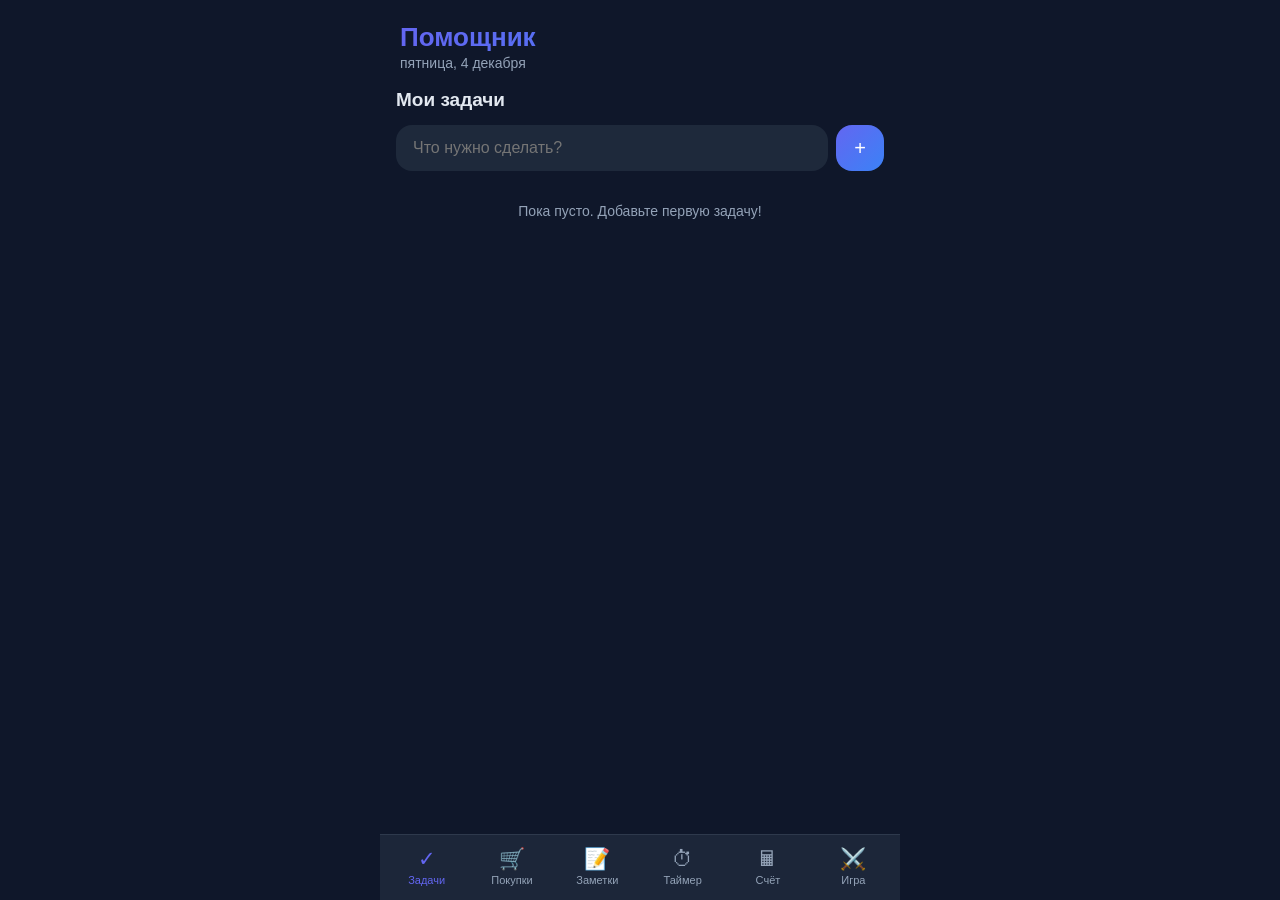
<file: index.html>
<!DOCTYPE html>
<html lang="ru">
<head>
  <meta charset="UTF-8">
  <meta name="viewport" content="width=device-width, initial-scale=1, viewport-fit=cover">
  <title>Помощник — упрощаю жизнь</title>
  <meta name="description" content="Задачи, список покупок, заметки, таймер и калькулятор в одном приложении">
  <link rel="manifest" href="manifest.webmanifest">
  <meta name="theme-color" content="#4f46e5">
  <link rel="icon" href="icons/icon-192.png">
  <link rel="apple-touch-icon" href="icons/icon-192.png">
  <meta name="mobile-web-app-capable" content="yes">
  <meta name="apple-mobile-web-app-capable" content="yes">
  <meta name="apple-mobile-web-app-title" content="Помощник">
  <link rel="stylesheet" href="css/styles.css">
</head>
<body>

  <header class="app-header">
    <h1>Помощник</h1>
    <p id="today-date"></p>
  </header>

  <main class="content">

    <!-- ЗАДАЧИ -->
    <section class="tab active" id="tab-tasks">
      <h2>Мои задачи</h2>
      <form id="task-form" class="input-row">
        <input type="text" id="task-input" placeholder="Что нужно сделать?" autocomplete="off">
        <button type="submit" class="btn-primary" aria-label="Добавить">+</button>
      </form>
      <ul id="task-list" class="item-list"></ul>
      <p class="empty-hint" id="task-hint">Пока пусто. Добавьте первую задачу!</p>
    </section>

    <!-- СПИСОК ПОКУПОК -->
    <section class="tab" id="tab-shop">
      <h2>Список покупок</h2>
      <form id="shop-form" class="input-row">
        <input type="text" id="shop-input" placeholder="Что купить?" autocomplete="off">
        <button type="submit" class="btn-primary" aria-label="Добавить">+</button>
      </form>
      <ul id="shop-list" class="item-list"></ul>
      <p class="empty-hint" id="shop-hint">Список пуст — можно ничего не покупать 🙂</p>
      <button id="shop-clear" class="btn-ghost hidden">Убрать отмеченные</button>
    </section>

    <!-- ЗАМЕТКИ -->
    <section class="tab" id="tab-notes">
      <h2>Быстрые заметки</h2>
      <textarea id="notes-area" placeholder="Идеи, мысли, номера телефонов…&#10;Текст сохраняется автоматически."></textarea>
      <p class="save-status" id="notes-status">Сохранено</p>
    </section>

    <!-- ТАЙМЕР -->
    <section class="tab" id="tab-timer">
      <h2>Таймер</h2>
      <div class="timer-display" id="timer-display">25:00</div>
      <div class="timer-progress"><div id="timer-bar"></div></div>
      <div class="timer-presets" id="timer-presets">
        <button data-min="5" class="chip">5 мин</button>
        <button data-min="15" class="chip">15 мин</button>
        <button data-min="25" class="chip active">25 мин</button>
        <button data-min="45" class="chip">45 мин</button>
      </div>
      <div class="timer-controls">
        <button id="timer-start" class="btn-primary wide">Старт</button>
        <button id="timer-reset" class="btn-ghost">Сброс</button>
      </div>
      <p class="empty-hint">Помогает не отвлекаться: работай, пока таймер идёт.</p>
    </section>

    <!-- RPG-ИГРА -->
    <section class="tab" id="tab-rpg">
      <h2>Тёмное королевство</h2>

      <!-- Герой -->
      <div class="rpg-card rpg-hero">
        <div class="rpg-title">
          <span class="rpg-avatar">🛡️</span>
          <div class="rpg-id">
            <div class="rpg-name">Странник</div>
            <div class="rpg-sub" id="rpg-level">Уровень 1</div>
          </div>
          <div class="rpg-gold" id="rpg-gold">🪙 0</div>
        </div>
        <div class="bar-row">
          <span class="bar-label">HP</span>
          <div class="bar"><div class="bar-fill hp" id="rpg-hp-bar"></div></div>
          <span class="bar-text" id="rpg-hp-text">100/100</span>
        </div>
        <div class="bar-row">
          <span class="bar-label">XP</span>
          <div class="bar"><div class="bar-fill xp" id="rpg-xp-bar"></div></div>
          <span class="bar-text" id="rpg-xp-text">0/40</span>
        </div>
        <div class="rpg-stats" id="rpg-stats"></div>
      </div>

      <!-- Локации -->
      <div class="rpg-zones" id="rpg-zones"></div>

      <!-- Бой -->
      <div class="rpg-card rpg-battle hidden" id="rpg-battle">
        <div class="rpg-enemy">
          <div class="rpg-enemy-emoji" id="enemy-emoji">🐺</div>
          <div class="rpg-enemy-info">
            <div class="rpg-name" id="enemy-name">Волк</div>
            <div class="bar-row">
              <div class="bar"><div class="bar-fill enemy-hp" id="enemy-hp-bar"></div></div>
              <span class="bar-text" id="enemy-hp-text">30/30</span>
            </div>
          </div>
        </div>
        <div class="rpg-actions">
          <button class="rpg-btn" data-act="attack">⚔️ Атака</button>
          <button class="rpg-btn" data-act="heavy">💥 Сильный удар</button>
          <button class="rpg-btn" data-act="potion">🧪 Зелье <span id="potion-count"></span></button>
          <button class="rpg-btn danger" data-act="flee">🏃 Бегство</button>
        </div>
      </div>

      <!-- Мир (когда нет боя) -->
      <div class="rpg-actions" id="rpg-world">
        <button class="rpg-btn wide" data-world="battle">⚔️ В бой</button>
        <button class="rpg-btn secondary" data-world="potion">🧪 Купить зелье (20 🪙)</button>
        <button class="rpg-btn secondary" data-world="weapon">🔨 Ковать оружие</button>
        <button class="rpg-btn secondary" data-world="armor">🛡️ Ковать броню</button>
        <button class="rpg-btn secondary" data-world="rest">⛺ Отдых</button>
      </div>

      <!-- Журнал -->
      <div class="rpg-log" id="rpg-log"></div>

      <button class="btn-ghost" id="rpg-reset">Начать игру заново</button>
    </section>

    <!-- КАЛЬКУЛЯТОР -->
    <section class="tab" id="tab-calc">
      <h2>Калькулятор</h2>
      <div class="calc-screen">
        <div class="calc-previous" id="calc-previous"></div>
        <div class="calc-current" id="calc-current">0</div>
      </div>
      <div class="calc-grid" id="calc-grid">
        <button class="calc-btn secondary" data-action="clear">C</button>
        <button class="calc-btn secondary" data-action="backspace">⌫</button>
        <button class="calc-btn secondary" data-action="percent">%</button>
        <button class="calc-btn operator" data-op="/">÷</button>

        <button class="calc-btn" data-digit="7">7</button>
        <button class="calc-btn" data-digit="8">8</button>
        <button class="calc-btn" data-digit="9">9</button>
        <button class="calc-btn operator" data-op="*">×</button>

        <button class="calc-btn" data-digit="4">4</button>
        <button class="calc-btn" data-digit="5">5</button>
        <button class="calc-btn" data-digit="6">6</button>
        <button class="calc-btn operator" data-op="-">−</button>

        <button class="calc-btn" data-digit="1">1</button>
        <button class="calc-btn" data-digit="2">2</button>
        <button class="calc-btn" data-digit="3">3</button>
        <button class="calc-btn operator" data-op="+">+</button>

        <button class="calc-btn" data-action="negate">±</button>
        <button class="calc-btn" data-digit="0">0</button>
        <button class="calc-btn" data-digit=",">,</button>
        <button class="calc-btn operator" data-action="equals">=</button>
      </div>
    </section>

  </main>

  <nav class="bottom-nav">
    <button class="nav-btn active" data-tab="tab-tasks">
      <span class="nav-icon">✓</span><span>Задачи</span>
    </button>
    <button class="nav-btn" data-tab="tab-shop">
      <span class="nav-icon">🛒</span><span>Покупки</span>
    </button>
    <button class="nav-btn" data-tab="tab-notes">
      <span class="nav-icon">📝</span><span>Заметки</span>
    </button>
    <button class="nav-btn" data-tab="tab-timer">
      <span class="nav-icon">⏱</span><span>Таймер</span>
    </button>
    <button class="nav-btn" data-tab="tab-calc">
      <span class="nav-icon">🖩</span><span>Счёт</span>
    </button>
    <button class="nav-btn" data-tab="tab-rpg">
      <span class="nav-icon">⚔️</span><span>Игра</span>
    </button>
  </nav>

  <script src="js/app.js"></script>
  <script src="js/rpg.js"></script>
</body>
</html>
</file>
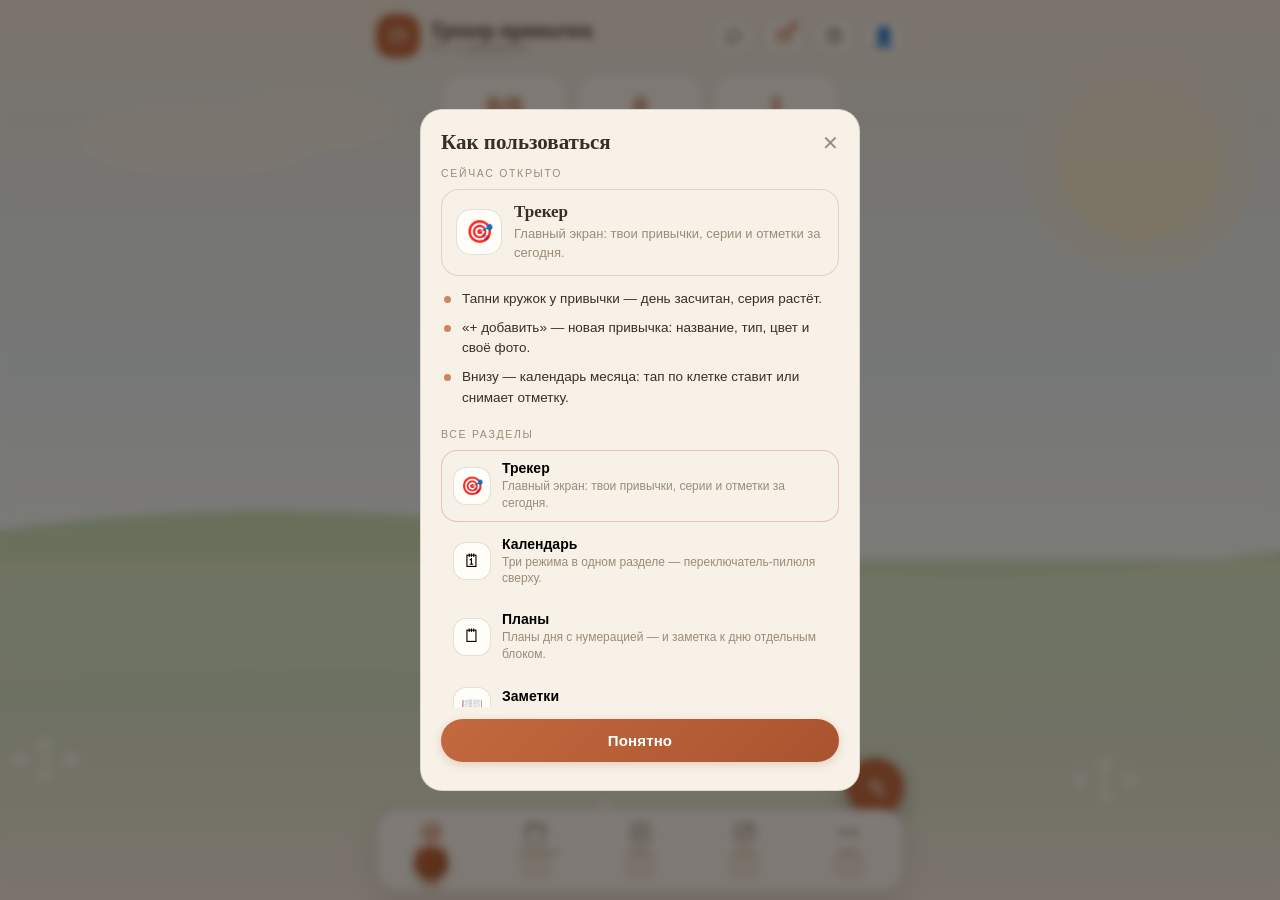
<file: habit-tracker/index.html>
<!DOCTYPE html>
<html lang="ru">
<head>
  <meta charset="UTF-8">
  <meta name="viewport" content="width=device-width, initial-scale=1, viewport-fit=cover">
  <title>Трекер привычек — с ИИ</title>
  <meta name="description" content="Трекер привычек, расписание, планы, заметки, лента и ИИ-помощник">
  <link rel="manifest" href="manifest.webmanifest">
  <meta name="theme-color" content="#8B6F47">
  <link rel="icon" href="icons/icon-192.png">
  <link rel="apple-touch-icon" href="icons/icon-192.png">
  <meta name="mobile-web-app-capable" content="yes">
  <meta name="apple-mobile-web-app-capable" content="yes">
  <link rel="stylesheet" href="css/styles.css">
  <link rel="stylesheet" href="css/v4-social.css">
  <link rel="stylesheet" href="css/v4-chat.css">
  <link rel="stylesheet" href="css/v4-cycle.css">
  <link rel="stylesheet" href="css/v4-games.css">
  <link rel="stylesheet" href="css/v4-motivation.css">
</head>
<body data-theme="coffee">

<div id="bg-layer"></div>
<div id="bg-tint"></div>

<header class="app-header">
  <button id="hdr-logo" class="logo" title="☕">
    <svg class="ic" viewBox="0 0 24 24"><path d="M4 8h12v6a5 5 0 0 1-5 5H9a5 5 0 0 1-5-5V8z"/><path d="M16 9h2.5a2.5 2.5 0 0 1 0 5H16"/><path d="M7 4.5v1M10.5 4v1.5M14 4.5v1"/></svg>
  </button>
  <div class="hdr-text">
    <div id="hdr-title">Трекер привычек</div>
    <div id="hdr-sub"></div>
  </div>
  <button id="btn-chats" class="hdr-btn" title="Чаты">
    <svg class="ic" viewBox="0 0 24 24"><path d="M20.5 11.7c0 4.1-3.8 7.4-8.5 7.4a9.7 9.7 0 0 1-2.7-.4L4.5 20.5l1.4-3.6a7 7 0 0 1-2.4-5.2C3.5 7.6 7.3 4.3 12 4.3s8.5 3.3 8.5 7.4z"/></svg>
    <span class="hdr-dot hidden" id="chats-dot"></span>
  </button>
  <button id="btn-rewards" class="hdr-btn" title="Награды">
    <svg class="ic" viewBox="0 0 24 24"><rect x="3.5" y="8.5" width="17" height="12" rx="2"/><path d="M3.5 12.5h17M12 8.5v12"/><path d="M12 8.5S10.5 4 8 4a2.2 2.2 0 0 0 0 4.5M12 8.5S13.5 4 16 4a2.2 2.2 0 0 1 0 4.5"/></svg>
    <span class="hdr-dot hidden" id="rewards-dot"></span>
  </button>
  <button id="btn-help" class="hdr-btn" title="Как пользоваться">
    <svg class="ic" viewBox="0 0 24 24"><circle cx="12" cy="12" r="8.6"/><path d="M9.7 9.6a2.4 2.4 0 1 1 3.4 2.2c-.8.4-1.1 1-1.1 1.7v.3"/><path d="M12 17.2h.01"/></svg>
  </button>
  <button id="btn-account" class="hdr-btn" title="Аккаунт">
    <svg class="ic" viewBox="0 0 24 24"><circle cx="12" cy="8.5" r="3.7"/><path d="M4.8 20a7.4 7.4 0 0 1 14.4 0"/></svg>
  </button>
</header>

<main class="content" id="content">

  <!-- ================= 1. ТРЕКЕР ================= -->
  <section class="tab active" id="tab-tracker">
    <div class="stat-row">
      <div class="stat-card"><div class="stat-num" id="tr-today">0/0</div><div class="stat-label">сегодня</div></div>
      <div class="stat-card"><div class="stat-num" id="tr-best">0</div><div class="stat-label">лучшая серия</div></div>
      <div class="stat-card"><div class="stat-num" id="tr-level">1</div><div class="stat-label">уровень</div></div>
    </div>
    <div class="section-head">
      <h2>Мои привычки</h2>
      <button class="btn-mini" id="btn-add-habit">+ добавить</button>
    </div>
    <div id="habit-list"></div>
    <p class="empty-hint" id="habit-hint">Пока пусто. Нажмите «+ добавить» и начните путь! 🌱</p>
    <div class="section-head">
      <h2>Календарь месяца</h2>
      <div class="mini-nav">
        <button class="btn-round" id="tg-prev">‹</button>
        <span class="mini-nav-label" id="tg-label"></span>
        <button class="btn-round" id="tg-next">›</button>
      </div>
    </div>
    <div class="hgrid card" id="tracker-grid"></div>
    <p class="tiny" id="tg-hint">Тапните клетку — отмечу день. Цвет = цвет привычки.</p>
  </section>

  <!-- ================= 2. КАЛЕНДАРЬ ================= -->
  <section class="tab" id="tab-schedule">
    <div class="seg wide-seg" id="sched-seg">
      <button class="active" data-sview="week">Расписание</button>
      <button data-sview="month">Календарь</button>
      <button data-sview="cycle">Месячные</button>
    </div>
    <div id="sched-monthview" class="hidden">
      <div class="date-nav">
        <button class="btn-round" id="mv-prev">‹</button>
        <div class="date-label" id="mv-label"></div>
        <button class="btn-round" id="mv-next">›</button>
      </div>
      <div class="month-grid card" id="mv-grid"></div>
      <div class="mv-legend">
        <span><i class="lg lg-dot"></i>привычки</span>
        <span><i class="lg lg-txt"></i>дела</span>
      </div>
      <p class="tiny">Тапните день — откроется карточка: дела дня и отметки привычек.</p>
    </div>
    <div id="sched-weekview">
      <div class="day-chips" id="sched-days"></div>
      <div class="diary-head">
        <span class="d-num">№</span><span class="d-subj">Предмет</span><span class="d-hw">Домашнее задание</span><span class="d-grade">Оценка</span>
      </div>
      <div id="sched-list"></div>
      <button class="btn-ghost wide" id="btn-add-row">+ добавить урок</button>
      <p class="empty-hint" id="sched-hint">Как в дневнике: номер, предмет, домашка и оценка.</p>
    </div>
    <div id="sched-cycleview" class="hidden"></div>
  </section>

  <!-- ================= 3. ПЛАНЫ НА ДЕНЬ ================= -->
  <section class="tab" id="tab-plans">
    <div class="seg wide-seg" id="plan-seg">
      <button class="active" data-pview="day">День</button>
      <button data-pview="week">Неделя</button>
      <button data-pview="notes">Заметки</button>
    </div>
    <div id="plan-dayview">
      <div class="date-nav">
        <button class="btn-round" id="plan-prev">‹</button>
        <div class="date-label" id="plan-date-label">Сегодня</div>
        <button class="btn-round" id="plan-next">›</button>
        <input type="date" id="plan-date-input" class="date-input">
      </div>
      <div class="task-add-box card">
        <div class="task-add-title">Что нужно сделать?</div>
        <div class="task-row">
          <input class="field" id="task-input" placeholder="Например: сделать домашку по алгебре…" maxlength="120">
          <button class="btn-primary" id="task-add">+ Добавить</button>
        </div>
        <div class="grp-chips" id="task-grp-chips"></div>
      </div>
      <div class="grp-chips" id="task-filter"></div>
      <div id="task-list"></div>
      <div class="section-head"><h3>Заметка к дню</h3><span class="tiny">отдельно от планов</span></div>
      <div id="daynote-card" class="daynote-card"></div>
    </div>
    <div id="plan-weekview" class="hidden"></div>
  </section>

  <!-- ================= 4. ЗАМЕТКИ ================= -->
  <section class="tab" id="tab-notes">
    <div class="seg wide-seg" id="pn-seg2">
      <button data-pv2="day">День</button>
      <button data-pv2="week">Неделя</button>
      <button class="active" data-pv2="notes">Заметки</button>
    </div>
    <div id="notes-library">
      <div class="section-head">
        <h2>Заметки</h2>
        <button class="btn-mini" id="btn-add-note">+ Добавить заметку</button>
      </div>
      <div class="books" id="notes-grid"></div>
      <p class="empty-hint" id="notes-hint">Пока нет заметок. Нажмите «Добавить заметку».</p>
    </div>
    <div id="notes-book" class="hidden">
      <button class="back-line" id="note-back">← Все заметки</button>
      <div class="book-head">
        <input id="note-title" class="title-input" placeholder="Название заметки">
      </div>
      <div class="editor-wrap card" id="note-editor-wrap">
        <div class="rt-toolbar">
          <button data-cmd="bold"><b>Ж</b></button>
          <button data-cmd="italic"><i>К</i></button>
          <button data-cmd="underline"><u>Ч</u></button>
          <button data-cmd="strikeThrough"><s>З</s></button>
          <button data-cmd="insertUnorderedList">•</button>
          <button data-cmd="insertOrderedList">1.</button>
          <button data-cmd="hl" data-c="#FDE68A" title="Жёлтая заливка"><i class="hl-dot" style="background:#FDE68A"></i></button>
          <button data-cmd="hl" data-c="#FBCFE8" title="Розовая заливка"><i class="hl-dot" style="background:#FBCFE8"></i></button>
          <button data-cmd="hl" data-c="#BBF7D0" title="Зелёная заливка"><i class="hl-dot" style="background:#BBF7D0"></i></button>
          <button data-cmd="hl" data-c="#BFDBFE" title="Синяя заливка"><i class="hl-dot" style="background:#BFDBFE"></i></button>
          <button data-cmd="insertPhoto" title="Фото">
            <svg class="ic" viewBox="0 0 24 24"><rect x="3.5" y="5" width="17" height="14" rx="2.5"/><circle cx="9" cy="10" r="1.8"/><path d="M4.5 17l4.5-4.5 3.5 3.5 2.5-2.5 4.5 4.5"/></svg>
          </button>
          <button data-cmd="insertDraw" title="Рисовать">
            <svg class="ic" viewBox="0 0 24 24"><path d="M4 20l1-4L16.5 4.5a2.1 2.1 0 0 1 3 3L8 19l-4 1z"/></svg>
          </button>
          <button data-cmd="insertVideo" title="Видео">
            <svg class="ic" viewBox="0 0 24 24"><rect x="3.5" y="6" width="12" height="12" rx="2.5"/><path d="M15.5 10.5l5-2.7v8.4l-5-2.7"/></svg>
          </button>
        </div>
        <div class="rt-area" id="note-editor" contenteditable="true" data-ph="Текст заметки… выделяй цветом, вставляй фото и видео"></div>
        <div class="save-note" id="note-status">сохраняется…</div>
      </div>
      <button class="btn-ghost danger" id="btn-del-book">Удалить заметку</button>
    </div>
  </section>

  <!-- ================= 5. ЛЕНТА ================= -->
  <section class="tab" id="tab-feed">
    <div class="stories" id="stories-row"></div>
    <div class="feed-tabs">
      <button class="feed-tab active" data-feed="foryou">Посты</button>
      <button class="feed-tab" data-feed="clips">Клипы</button>
      <button class="feed-tab" data-feed="following">Подписки</button>
    </div>
    <div class="composer-row" id="composer-row">
      <input class="field" id="quick-post" placeholder="Опубликовать пост…" maxlength="400">
      <button class="btn-round" id="qp-photo" title="Добавить фото">
        <svg class="ic" viewBox="0 0 24 24"><rect x="3.5" y="5" width="17" height="14" rx="2.5"/><circle cx="9" cy="10" r="1.8"/><path d="M4.5 17l4.5-4.5 3.5 3.5 2.5-2.5 4.5 4.5"/></svg>
      </button>
      <button class="btn-round" id="qp-music" title="Добавить звук с телефона">
        <svg class="ic" viewBox="0 0 24 24"><path d="M9 17.5V6.5l10-2v11"/><ellipse cx="6.5" cy="17.5" rx="2.5" ry="2"/><ellipse cx="16.5" cy="15.5" rx="2.5" ry="2"/></svg>
      </button>
      <button class="btn-round" id="qp-video" title="Добавить видео с телефона">
        <svg class="ic" viewBox="0 0 24 24"><rect x="3.5" y="6" width="12" height="12" rx="2.5"/><path d="M15.5 10.5l5-2.7v8.4l-5-2.7"/></svg>
      </button>
      <button class="btn-round qp-aa" id="qp-style" title="Оформление: шрифт, цвет, музыка">Aa</button>
      <button class="btn-primary qp-send" id="qp-go" title="Опубликовать">
        <svg class="ic" viewBox="0 0 24 24"><path d="M4.5 12l15.5-7-7 15.5-2-6.5-6.5-2z"/></svg>
      </button>
    </div>
    <div id="qp-preview" class="hidden"></div>
    <div id="feed-list"></div>
    <div id="clips-view" class="hidden"></div>
    <p class="empty-hint" id="feed-empty">Пока нет записей — будьте первым!</p>
  </section>

  <!-- ================= 6. ЕЩЁ (меню) ================= -->
  <section class="tab" id="tab-more">
    <div class="more-grid">
      <button class="more-item" data-go="tab-chats"><svg class="ic" viewBox="0 0 24 24"><path d="M20.5 11.7c0 4.1-3.8 7.4-8.5 7.4a9.7 9.7 0 0 1-2.7-.4L4.5 20.5l1.4-3.6a7 7 0 0 1-2.4-5.2C3.5 7.6 7.3 4.3 12 4.3s8.5 3.3 8.5 7.4z"/></svg>Чаты</button>
      <button class="more-item" data-go="tab-friends"><svg class="ic" viewBox="0 0 24 24"><circle cx="9" cy="8.5" r="3.2"/><path d="M3.5 19.5a5.7 5.7 0 0 1 11 0"/><path d="M15.5 5.9a3.2 3.2 0 0 1 0 5.6M17.5 14.1a5.7 5.7 0 0 1 3 5.4"/></svg>Друзья</button>
      <button class="more-item" data-go="tab-challenges"><svg class="ic" viewBox="0 0 24 24"><path d="M7.5 4h9v4.8a4.5 4.5 0 0 1-9 0V4z"/><path d="M7.5 5.5H5a2.5 2.5 0 0 0 2.8 3.4M16.5 5.5H19a2.5 2.5 0 0 1-2.8 3.4M12 13.3V17M8.5 20h7M9.7 17h4.6"/></svg>Челленджи</button>
      <button class="more-item" data-go="tab-profile"><svg class="ic" viewBox="0 0 24 24"><circle cx="12" cy="8.5" r="3.7"/><path d="M4.8 20a7.4 7.4 0 0 1 14.4 0"/></svg>Профиль</button>
      <button class="more-item" id="more-games" data-go="tab-games"><svg class="ic" viewBox="0 0 24 24"><rect x="3" y="7" width="18" height="10.5" rx="5.2"/><path d="M7.3 10.8v3.2M5.7 12.4h3.2M15.3 11.2h.01M17.6 13.6h.01"/></svg>Игры</button>
      <button class="more-item" data-go="tab-motivation"><svg class="ic" viewBox="0 0 24 24"><path d="M9.6 18.2h4.8M10.4 21h3.2"/><path d="M12 3.2a6 6 0 0 0-3.5 10.8c.6.5 1 1.4 1 2.3h5c0-.9.4-1.8 1-2.3A6 6 0 0 0 12 3.2z"/></svg>Мотивация</button>
      <button class="more-item" data-go="tab-settings"><svg class="ic" viewBox="0 0 24 24"><path d="M4 7.5h9M17.5 7.5H20M4 16.5h3.5M12 16.5h8"/><circle cx="15" cy="7.5" r="2.3"/><circle cx="9.7" cy="16.5" r="2.3"/></svg>Настройки</button>
      <button class="more-item" data-go="tab-account"><svg class="ic" viewBox="0 0 24 24"><circle cx="8" cy="12" r="3.7"/><path d="M11.7 12H21l-1.6 2.2M16.4 12v3"/></svg>Аккаунт</button>
    </div>
    <div class="more-card card">
      <div class="more-card-title"><svg class="ic" viewBox="0 0 24 24"><path d="M12 3.5l1.7 4.3 4.3 1.7-4.3 1.7L12 15.5l-1.7-4.3L6 9.5l4.3-1.7L12 3.5z"/><path d="M18.5 15.5l.9 2.1 2.1.9-2.1.9-.9 2.1-.9-2.1-2.1-.9 2.1-.9.9-2.1z"/></svg> ИИ-помощник</div>
      <p>Твой собеседник, который всегда рядом. Нажми на иконку снизу.</p>
      <button class="btn-primary" id="more-ai">Открыть чат с ИИ</button>
    </div>
  </section>

  <!-- ================= ЧАТЫ ================= -->
  <section class="tab" id="tab-chats">
    <div class="section-head">
      <h2>Чаты</h2>
      <button class="btn-mini" id="btn-new-group">+ группа</button>
    </div>
    <div id="chat-list"></div>
    <p class="empty-hint" id="chats-hint">Добавьте друзей во вкладке «Друзья» или создайте группу.</p>
  </section>

  <section class="tab" id="tab-chat">
    <button class="back-line" data-back="tab-chats">← Чаты</button>
    <div class="chat-head">
      <span id="chat-avatar">🙂</span>
      <div><div class="chat-name" id="chat-name">—</div><div class="chat-status" id="chat-status">онлайн</div></div>
      <button class="btn-mini hidden" id="chat-bot-toggle" title="Убрать бота из группы">🤖 бот</button>
      <button class="btn-mini hidden" id="chat-del" title="Удалить группу">✕</button>
    </div>
    <div class="msgs" id="chat-msgs"></div>
    <div id="chat-reply" class="hidden">
      <svg class="ic" viewBox="0 0 24 24"><path d="M9.5 13.5l4-4M10.5 6.5l1.5-1.5a3.5 3.5 0 0 1 5 5l-2 2"/><path d="M13.5 17.5l-1.5 1.5a3.5 3.5 0 0 1-5-5l2-2"/></svg>
      <span id="chat-reply-text">Ответ на сообщение</span>
      <button class="icon-btn" id="chat-reply-cancel">✕</button>
    </div>
    <div class="rt-toolbar chat-toolbar">
      <button data-cmd="bold"><b>Ж</b></button>
      <button data-cmd="italic"><i>К</i></button>
      <button data-cmd="underline"><u>Ч</u></button>
      <button data-cmd="strikeThrough"><s>З</s></button>
      <button data-cmd="insertUnorderedList">•</button>
      <button data-cmd="hl" data-c="#FDE68A" title="Жёлтая заливка"><i class="hl-dot" style="background:#FDE68A"></i></button>
      <button data-cmd="hl" data-c="#FBCFE8" title="Розовая заливка"><i class="hl-dot" style="background:#FBCFE8"></i></button>
      <button data-cmd="hl" data-c="#BBF7D0" title="Зелёная заливка"><i class="hl-dot" style="background:#BBF7D0"></i></button>
      <button data-cmd="hl" data-c="#BFDBFE" title="Синяя заливка"><i class="hl-dot" style="background:#BFDBFE"></i></button>
      <button id="chat-sticker-btn" title="Стикеры и паки">
        <svg class="ic" viewBox="0 0 24 24"><path d="M20 12a8 8 0 1 0-8 8c1 0 1.5-.7 1.2-1.5-.4-1 .2-2 1.3-2H16a4 4 0 0 0 4-4.5z"/><circle cx="9" cy="10.5" r="1"/><circle cx="15" cy="9.5" r="1"/></svg>
      </button>
      <button id="chat-music-btn" title="Музыка с устройства">
        <svg class="ic" viewBox="0 0 24 24"><path d="M9 17.5V6.5l10-2v11"/><ellipse cx="6.5" cy="17.5" rx="2.5" ry="2"/><ellipse cx="16.5" cy="15.5" rx="2.5" ry="2"/></svg>
      </button>
      <button data-cmd="photo" title="Фото">
        <svg class="ic" viewBox="0 0 24 24"><rect x="3.5" y="5" width="17" height="14" rx="2.5"/><circle cx="9" cy="10" r="1.8"/><path d="M4.5 17l4.5-4.5 3.5 3.5 2.5-2.5 4.5 4.5"/></svg>
      </button>
      <button data-cmd="draw" title="Рисовать">
        <svg class="ic" viewBox="0 0 24 24"><path d="M4 20l1-4L16.5 4.5a2.1 2.1 0 0 1 3 3L8 19l-4 1z"/></svg>
      </button>
    </div>
    <div class="chat-input-row">
      <button class="btn-round mic-btn" id="chat-mic" title="Голосовое (до 5 минут)">
        <svg class="ic" viewBox="0 0 24 24"><rect x="9" y="3.5" width="6" height="11" rx="3"/><path d="M5.5 11.5a6.5 6.5 0 0 0 13 0M12 18v3"/></svg>
      </button>
      <div class="chat-text" id="chat-text" contenteditable="true" data-ph="Сообщение…"></div>
      <button class="btn-primary send" id="chat-send">
        <svg class="ic" viewBox="0 0 24 24"><path d="M4.5 12l15.5-7-7 15.5-2-6.5-6.5-2z"/></svg>
      </button>
    </div>
    <div class="rec-overlay hidden" id="rec-overlay">
      <div class="rec-ring" id="rec-ring"><span id="rec-time">0:00</span></div>
      <div class="rec-hint">Отпустите — отправить · смахните влево — отмена</div>
      <button class="btn-ghost danger" id="rec-cancel">Отмена</button>
    </div>
  </section>

  <!-- ================= ДРУЗЬЯ ================= -->
  <section class="tab" id="tab-friends">
    <button class="back-line" data-back="tab-more">← Назад</button>
    <h2>Друзья и подписки</h2>
    <input type="search" id="friends-search" class="field" placeholder="🔍 Поиск по имени…">
    <div class="section-head"><h3>Заявки</h3></div>
    <div id="requests-list"></div>
    <div class="section-head"><h3>Люди</h3></div>
    <div id="people-list"></div>
    <div class="section-head"><h3>Мои друзья</h3></div>
    <div id="myfriends-list"></div>
    <div class="section-head">
      <h3>Контакты</h3>
      <button class="btn-mini" id="btn-import-contacts">Импорт</button>
    </div>
    <p class="tiny" id="contacts-hint">Предложенные контакты — как в соцсетях: найдите знакомых по номеру телефона и пишите им.</p>
    <div id="contacts-list"></div>
  </section>

  <!-- ================= ПРОФИЛЬ ================= -->
  <section class="tab" id="tab-profile">
    <button class="back-line" data-back="tab-more">← Назад</button>
    <div class="prof-head">
      <div class="prof-avatar" id="prof-avatar">🙂</div>
      <div class="prof-counts">
        <div><b id="prof-posts">0</b><span>записи</span></div>
        <div><b id="prof-likes">0</b><span>лайки</span></div>
        <div><b id="prof-following">0</b><span>подписки</span></div>
        <div><b id="prof-friends">0</b><span>друзья</span></div>
        <div><b id="prof-followers">0</b><span>подписчики</span></div>
      </div>
    </div>
    <div class="prof-name" id="prof-name">Гость</div>
    <div class="prof-bio" id="prof-bio">Описание не заполнено</div>
    <div class="prof-links" id="prof-links"></div>
    <div class="prof-actions">
      <button class="btn-primary" id="btn-edit-profile">Редактировать</button>
      <button class="btn-ghost" id="btn-prof-post">+ Пост</button>
      <button class="btn-ghost" id="btn-prof-story">+ История</button>
    </div>
    <div class="feed-tabs">
      <button class="feed-tab active" data-ptab="posts">Записи</button>
      <button class="feed-tab" data-ptab="reposts">Репосты</button>
      <button class="feed-tab" data-ptab="stories">Истории</button>
      <button class="feed-tab" data-ptab="liked">Отметки</button>
    </div>
    <div class="prof-grid" id="prof-grid"></div>
  </section>

  <!-- ================= ЧЕЛЛЕНДЖИ ================= -->
  <section class="tab" id="tab-challenges">
    <button class="back-line" data-back="tab-more">← Назад</button>
    <h2>Челленджи</h2>
    <div class="section-head"><h3>Мои</h3><button class="btn-mini" id="btn-new-challenge">+ свой</button></div>
    <div id="ch-active"></div>
    <div class="section-head"><h3>Все челленджи</h3></div>
    <div id="ch-all"></div>
  </section>

  <!-- ================= МОТИВАЦИЯ (белый экран + цитата) ================= -->
  <section class="tab" id="tab-motivation">
    <div class="mot-wrap">
      <div class="mot-kicker">Мотивация</div>
      <div class="quote-card" id="quote-card">
        <div class="quote-text" id="quote-text"></div>
        <a class="quote-author" id="quote-author" href="#" target="_blank" rel="noopener"></a>
      </div>
      <div class="quote-actions">
        <button class="btn-primary" id="quote-next">Другая цитата →</button>
        <button class="btn-ghost" id="quote-fav">☆ В избранное</button>
        <button class="btn-ghost" data-back="tab-more">← Назад</button>
      </div>
      <div class="section-head"><h3>Избранные</h3></div>
      <div id="quote-favs"></div>
    </div>
  </section>

  <!-- ================= ИГРЫ ================= -->
  <section class="tab" id="tab-games">
    <button class="back-line" data-back="tab-more">← Назад</button>
    <h2>Развивающие игры</h2>
    <div class="games-grid" id="games-grid">
      <button class="game-card" data-game="memory"><svg class="ic" viewBox="0 0 24 24"><rect x="4" y="4" width="7" height="7" rx="2"/><rect x="13" y="4" width="7" height="7" rx="2"/><rect x="4" y="13" width="7" height="7" rx="2"/><rect x="13" y="13" width="7" height="7" rx="3.5"/></svg>Память<div class="game-best" id="best-memory"></div></button>
      <button class="game-card" data-game="reaction"><svg class="ic" viewBox="0 0 24 24"><path d="M13.5 3L5 13.5h5.5L9.5 21 18.5 10H13l.5-7z"/></svg>Реакция<div class="game-best" id="best-reaction"></div></button>
      <button class="game-card" data-game="math"><svg class="ic" viewBox="0 0 24 24"><path d="M5 8.5h6M8 5.5v6M13.5 16.5h6M14 13.5l5 6M19 13.5l-5 6M13.5 7.5h6"/></svg>Математика<div class="game-best" id="best-math"></div></button>
      <button class="game-card" data-game="sudoku"><svg class="ic" viewBox="0 0 24 24"><rect x="4" y="4" width="16" height="16" rx="2.5"/><path d="M9.3 4v16M14.6 4v16M4 9.3h16M4 14.6h16"/></svg>Судоку<div class="game-best" id="best-sudoku"></div></button>
      <button class="game-card" data-game="sea"><svg class="ic" viewBox="0 0 24 24"><path d="M3.5 16.5c1.6 0 1.6 1.4 3.2 1.4s1.6-1.4 3.2-1.4 1.6 1.4 3.2 1.4 1.6-1.4 3.2-1.4 1.6 1.4 3.2 1.4"/><path d="M5.5 14l1.2-4.5h10.6l1.2 4.5M12 9.5V5M9 6.8l3-2.3 3 2.3"/></svg>Морской бой<div class="game-best" id="best-sea"></div></button>
      <button class="game-card" data-game="words"><svg class="ic" viewBox="0 0 24 24"><path d="M4.5 6.5h15M4.5 11h10M4.5 15.5h12M4.5 20h7"/></svg>Слова<div class="game-best" id="best-words"></div></button>
      <button class="game-card" data-game="cards"><svg class="ic" viewBox="0 0 24 24"><rect x="3.5" y="6" width="11" height="14" rx="2.5"/><path d="M8 4h9.5A2.5 2.5 0 0 1 20 6.5V17"/><path d="M6.8 11h4.4M6.8 14.5h4.4"/></svg>Карточки<div class="game-best" id="best-cards"></div></button>
      <button class="game-card" data-game="g2048"><svg class="ic" viewBox="0 0 24 24"><rect x="4" y="4" width="7" height="7" rx="2"/><rect x="13" y="4" width="7" height="7" rx="2"/><rect x="4" y="13" width="7" height="7" rx="2"/><path d="M13.5 16.5h6M16.5 13.5v6"/></svg>2048<div class="game-best" id="best-2048"></div></button>
    </div>
    <p class="empty-hint">Память и реакция — с уровнями и усложнением. В «Морском бое» и «Математике» можно играть с другом (пригласить). Карточки — свои колоды для запоминания.</p>
  </section>

  <!-- ================= НАСТРОЙКИ ================= -->
  <section class="tab" id="tab-settings">
    <button class="back-line" data-back="tab-more">← Назад</button>
    <h2>Настройки</h2>
    <div class="set-block card">
      <div class="set-title">🎨 Тема оформления</div>
      <p class="tiny">Это цвета интерфейса: акценты, кнопки, навигация. Фон-картинка от темы не зависит.</p>
      <div class="theme-picker" id="theme-picker">
        <button class="theme-dot" data-theme="coffee" style="--c:#8B6F47" title="Кофейная">☕</button>
        <button class="theme-dot" data-theme="blue" style="--c:#4A9FD4" title="Голубая">💧</button>
        <button class="theme-dot" data-theme="pink" style="--c:#E88BB5" title="Розовая">🌸</button>
        <button class="theme-dot" data-theme="green" style="--c:#5FAE4A" title="Зелёная">🌿</button>
        <button class="theme-dot" data-theme="violet" style="--c:#9B7ED8" title="Сиреневая">💜</button>
        <button class="theme-dot" data-theme="rainbow" style="--c:linear-gradient(135deg,#f87171,#fbbf24,#34d399,#60a5fa,#e879f9)" title="Радуга">🌈</button>
      </div>
    </div>
    <div class="set-block card">
      <div class="set-title">🏔 Фон-пейзаж</div>
      <p class="tiny">Просто картинка позади — тема при этом остаётся твоей.</p>
      <div class="bg-picker" id="bg-picker">
        <button class="bg-chip" data-bg="sunset">Закат</button>
        <button class="bg-chip" data-bg="forest">Лес</button>
        <button class="bg-chip" data-bg="sea">Море</button>
        <button class="bg-chip" data-bg="night">Ночь</button>
        <button class="bg-chip" data-bg="meadow">Луг</button>
        <button class="bg-chip" data-bg="aurora">Северное сияние</button>
        <button class="bg-chip" data-bg="none">Без фона</button>
      </div>
      <div class="set-actions">
        <button class="btn-ghost" id="btn-bg-photo">📷 Своё фото фона</button>
        <button class="btn-ghost hidden" id="btn-bg-photo-clear">Убрать фото</button>
      </div>
    </div>
    <div class="set-block card">
      <div class="set-title">ИИ-помощник</div>
      <div class="seg" id="ai-name-picker">
        <button data-ainame="Ари">Ари</button>
        <button data-ainame="Анди">Анди</button>
      </div>
      <p class="tiny">Своё имя и аватар бота — в чате ИИ, кнопка «Бот».</p>
    </div>
    <div class="set-block card">
      <div class="set-title">🔔 Уведомления</div>
      <label class="switch-row"><span>Пуш-напоминания о привычках</span><input type="checkbox" id="set-notif" class="switch"></label>
      <label class="switch-row"><span>Напоминания о планах дня</span><input type="checkbox" id="set-notif2" class="switch"></label>
    </div>
    <div class="set-block card">
      <div class="set-title">💬 Чаты и приватность</div>
      <div class="set-row"><span>Кто может писать мне в чат</span></div>
      <div class="grp-chips" id="set-privacy-chips">
        <button class="grp-chip" data-priv="all">🌍 Все</button>
        <button class="grp-chip" data-priv="friends">👥 Только друзья</button>
        <button class="grp-chip" data-priv="nobody">🔒 Никто</button>
      </div>
      <label class="switch-row"><span>Показывать профиль всем</span><input type="checkbox" id="set-public" class="switch" checked></label>
      <div class="set-row"><span>Заблокировано</span><span id="set-blocked">0</span></div>
      <button class="btn-ghost" id="btn-block-list">Чёрный список</button>
      <p class="tiny">Разрешения (камера, микрофон, контакты) приложение запрашивает только когда ты сам нажимаешь соответствующую кнопку.</p>
    </div>
    <div class="set-block card">
      <div class="set-title">💾 Данные</div>
      <div class="set-actions">
        <button class="btn-ghost" id="btn-export">Экспорт данных</button>
        <button class="btn-ghost danger" id="btn-reset">Сбросить всё</button>
      </div>
    </div>
  </section>

  <!-- ================= АККАУНТ ================= -->
  <section class="tab" id="tab-account">
    <button class="back-line" data-back="tab-more">← Назад</button>
    <h2>Аккаунт</h2>
    <div id="acc-guest">
      <div class="seg wide-seg" id="acc-tabs">
        <button class="active" data-acc="login">Вход</button>
        <button data-acc="reg">Регистрация</button>
      </div>
      <div id="acc-login" class="auth-form">
        <input class="field" id="log-contact" placeholder="Телефон или e-mail">
        <button class="btn-primary wide" id="btn-do-login">Войти</button>
        <div class="or">или войти через</div>
        <div class="providers">
          <button class="prov" data-prov="Яндекс"><b>Я</b> Яндекс ID</button>
        </div>
      </div>
      <div id="acc-reg" class="auth-form hidden">
        <input class="field" id="reg-name" placeholder="Имя пользователя">
        <div class="auth-label">Пол</div>
        <div class="seg wide-seg" id="reg-gender">
          <button class="active" data-gender="male">👦 Мужской</button>
          <button data-gender="female">👧 Женский</button>
        </div>
        <input class="field" id="reg-contact" placeholder="Телефон или e-mail">
        <button class="btn-ghost wide" id="btn-send-code">Получить SMS-код</button>
        <div class="code-info hidden" id="code-info"></div>
        <input class="field hidden" id="reg-code" placeholder="Код из SMS" inputmode="numeric">
        <label class="check-row"><input type="checkbox" id="reg-accept" checked> Согласен(на) с правилами сервиса</label>
        <button class="btn-primary wide" id="btn-do-reg">Создать аккаунт</button>
        <div class="or">или зарегистрироваться через</div>
        <div class="providers">
          <button class="prov" data-prov="Яндекс"><b>Я</b> Яндекс ID</button>
        </div>
      </div>
    </div>
    <div id="acc-user" class="hidden">
      <div class="prof-head">
        <div class="prof-avatar" id="acc-avatar">🙂</div>
        <div><div class="prof-name" id="acc-name">—</div><div class="tiny" id="acc-contact"></div></div>
      </div>
      <div class="set-actions">
        <button class="btn-ghost" data-go="tab-profile">Мой профиль</button>
        <button class="btn-ghost danger" id="btn-logout">Выйти</button>
      </div>
      <p class="tiny">Данные аккаунта сохраняются на устройстве. Для синхронизации между устройствами подключается облачное хранилище.</p>
    </div>
  </section>

</main>

<!-- ИИ плавающий кружок -->
<button id="ai-fab" title="ИИ-помощник">
  <svg class="ic" viewBox="0 0 24 24"><path d="M12 4l1.8 4.7L18.5 10l-4.7 1.8L12 16.5l-1.8-4.7L5.5 10l4.7-1.3L12 4z"/><path d="M18.5 15.5l.8 2 2 .8-2 .8-.8 2-.8-2-2-.8 2-.8.8-2z"/></svg>
</button>

<div id="ai-panel" class="hidden">
  <div class="ai-head">
    <div class="ai-bot-info" id="ai-bot-info" title="Нажмите: имя и аватар бота">
      <span id="ai-avatar"><svg class="ic" viewBox="0 0 24 24"><path d="M12 4l1.8 4.7L18.5 10l-4.7 1.8L12 16.5l-1.8-4.7L5.5 10l4.7-1.3L12 4z"/></svg></span>
      <b id="ai-name">Ари</b> <span class="ai-status">онлайн</span>
    </div>
    <div>
      <button class="icon-btn" id="ai-hide" title="Спрятать">
        <svg class="ic" viewBox="0 0 24 24"><path d="M5 12h14"/></svg>
      </button>
      <button class="icon-btn" id="ai-close" title="Закрыть">
        <svg class="ic" viewBox="0 0 24 24"><path d="M6 6l12 12M18 6L6 18"/></svg>
      </button>
    </div>
  </div>
  <div class="ai-msgs" id="ai-msgs"></div>
  <div class="ai-tools">
    <button id="ai-photo-btn" title="Сделать из фото стикер или тему">
      <svg class="ic" viewBox="0 0 24 24"><rect x="3.5" y="5" width="17" height="14" rx="2.5"/><circle cx="9" cy="10" r="1.8"/><path d="M4.5 17l4.5-4.5 3.5 3.5 2.5-2.5 4.5 4.5"/></svg>
      Фото
    </button>
    <button id="ai-bot-btn" title="Имя и аватар бота">
      <svg class="ic" viewBox="0 0 24 24"><path d="M12 4l1.8 4.7L18.5 10l-4.7 1.8L12 16.5l-1.8-4.7L5.5 10l4.7-1.3L12 4z"/></svg>
      Бот
    </button>
  </div>
  <div class="ai-input-row">
    <input id="ai-input" placeholder="Спроси Ари…" autocomplete="off">
    <button class="btn-primary send" id="ai-send">
      <svg class="ic" viewBox="0 0 24 24"><path d="M4.5 12l15.5-7-7 15.5-2-6.5-6.5-2z"/></svg>
    </button>
  </div>
</div>

<!-- Модальное окно -->
<div id="modal" class="hidden">
  <div id="modal-box"></div>
</div>

<!-- Рисование -->
<div id="draw-modal" class="hidden">
  <div class="draw-box">
    <div class="draw-head">
      <b>✏️ Рисование</b>
      <input type="color" id="draw-color" value="#8B6F47">
      <input type="range" id="draw-size" min="2" max="30" value="6">
      <button class="icon-btn" id="draw-clear">🧹</button>
    </div>
    <canvas id="draw-canvas" width="640" height="420"></canvas>
    <div class="draw-actions">
      <button class="btn-ghost" id="draw-cancel">Отмена</button>
      <button class="btn-primary" id="draw-save">Вставить</button>
    </div>
  </div>
</div>

<!-- Просмотр истории -->
<div id="story-view" class="hidden">
  <div class="story-box">
    <div class="story-top"><span id="story-author"></span><button class="icon-btn" id="story-close">✕</button></div>
    <div class="story-content" id="story-content"></div>
    <div class="story-bar"><div id="story-progress"></div></div>
  </div>
</div>

<nav class="bottom-nav" id="bottom-nav">
  <button class="nav-btn active" data-tab="tab-tracker"><svg class="ic" viewBox="0 0 24 24"><circle cx="12" cy="12" r="8.2"/><circle cx="12" cy="12" r="4.4"/><circle cx="12" cy="12" r=".9" fill="currentColor"/></svg><span class="nav-l">Главная</span></button>
  <button class="nav-btn" data-tab="tab-schedule"><svg class="ic" viewBox="0 0 24 24"><rect x="3.5" y="5" width="17" height="15.5" rx="2.5"/><path d="M3.5 9.5h17M8 3v3.5M16 3v3.5"/></svg><span class="nav-l">Календарь</span></button>
  <button class="nav-btn" data-tab="tab-plans"><svg class="ic" viewBox="0 0 24 24"><rect x="4.5" y="3.5" width="15" height="17" rx="2.5"/><path d="M8.5 8.5h7M8.5 12h7M8.5 15.5h4"/></svg><span class="nav-l">Планы</span></button>
  <button class="nav-btn" data-tab="tab-feed"><svg class="ic" viewBox="0 0 24 24"><rect x="3.5" y="4.5" width="17" height="15" rx="3"/><circle cx="12" cy="12" r="3.4"/><circle cx="16.8" cy="8.2" r=".9" fill="currentColor"/></svg><span class="nav-l">Лента</span></button>
  <button class="nav-btn" data-tab="tab-more"><svg class="ic" viewBox="0 0 24 24"><circle cx="5.5" cy="12" r="1.4" fill="currentColor"/><circle cx="12" cy="12" r="1.4" fill="currentColor"/><circle cx="18.5" cy="12" r="1.4" fill="currentColor"/></svg><span class="nav-l">Ещё</span></button>
</nav>

<div id="toast"></div>

<script src="js/core.js"></script>
<script src="js/tracker.js"></script>
<script src="js/schedule.js"></script>
<script src="js/plans.js"></script>
<script src="js/notes.js"></script>
<script src="js/social.js"></script>
<script src="js/community.js"></script>
<script src="js/games.js"></script>
<script src="js/motivation.js"></script>
<script src="js/ai.js"></script>
</body>
</html>
</file>
<file: css/styles.css>
:root {
  --bg: #0f172a;
  --card: #1e293b;
  --card-2: #263449;
  --text: #e2e8f0;
  --muted: #94a3b8;
  --accent: #6366f1;
  --accent-2: #3b82f6;
  --danger: #f87171;
  --ok: #34d399;
  --radius: 16px;
  --nav-height: 66px;
}

* { box-sizing: border-box; margin: 0; padding: 0; -webkit-tap-highlight-color: transparent; }

html, body { height: 100%; }

body {
  font-family: -apple-system, BlinkMacSystemFont, "Segoe UI", Roboto, Arial, sans-serif;
  background: var(--bg);
  color: var(--text);
  display: flex;
  flex-direction: column;
  max-width: 520px;
  margin: 0 auto;
  min-height: 100dvh;
}

/* Шапка */
.app-header {
  padding: 22px 20px 10px;
}
.app-header h1 {
  font-size: 26px;
  background: linear-gradient(90deg, var(--accent), var(--accent-2));
  -webkit-background-clip: text;
  background-clip: text;
  color: transparent;
}
.app-header p { color: var(--muted); font-size: 14px; margin-top: 2px; }

/* Контент */
.content { flex: 1; padding: 8px 16px calc(var(--nav-height) + 24px); }

.tab { display: none; animation: fadeIn .2s ease; }
.tab.active { display: block; }

@keyframes fadeIn { from { opacity: 0; transform: translateY(6px); } to { opacity: 1; transform: none; } }

h2 { font-size: 19px; margin-bottom: 14px; }

/* Поле ввода */
.input-row { display: flex; gap: 8px; margin-bottom: 14px; }
.input-row input {
  flex: 1;
  background: var(--card);
  border: 1px solid transparent;
  border-radius: var(--radius);
  padding: 13px 16px;
  color: var(--text);
  font-size: 16px;
  outline: none;
  transition: border-color .15s;
}
.input-row input:focus { border-color: var(--accent); }

.btn-primary {
  background: linear-gradient(135deg, var(--accent), var(--accent-2));
  color: #fff;
  border: none;
  border-radius: var(--radius);
  padding: 0 18px;
  font-size: 20px;
  cursor: pointer;
  transition: transform .1s, filter .15s;
}
.btn-primary:active { transform: scale(.95); }
.btn-primary.wide { flex: 1; padding: 14px; font-size: 17px; }

.btn-ghost {
  background: none;
  border: 1px solid var(--muted);
  color: var(--muted);
  border-radius: var(--radius);
  padding: 10px 16px;
  font-size: 14px;
  cursor: pointer;
  margin-top: 12px;
}
.btn-ghost:active { background: var(--card); }

.hidden { display: none !important; }

/* Списки */
.item-list { list-style: none; display: flex; flex-direction: column; gap: 8px; }

.item-list li {
  background: var(--card);
  border-radius: var(--radius);
  padding: 13px 14px;
  display: flex;
  align-items: center;
  gap: 12px;
  animation: fadeIn .2s ease;
}

.item-list li.done .item-text { text-decoration: line-through; color: var(--muted); }

.item-check {
  width: 24px; height: 24px;
  border-radius: 50%;
  border: 2px solid var(--muted);
  background: none;
  color: transparent;
  cursor: pointer;
  flex-shrink: 0;
  font-size: 14px;
  display: grid;
  place-items: center;
  transition: all .15s;
}
li.done .item-check { background: var(--ok); border-color: var(--ok); color: #052e16; }

.item-text { flex: 1; font-size: 16px; word-break: break-word; }

.item-delete {
  background: none; border: none;
  color: var(--muted);
  font-size: 18px;
  cursor: pointer;
  padding: 4px 6px;
  border-radius: 8px;
}
.item-delete:active { color: var(--danger); background: var(--card-2); }

.empty-hint { color: var(--muted); font-size: 14px; text-align: center; margin-top: 18px; }

/* Заметки */
#notes-area {
  width: 100%;
  min-height: 300px;
  background: var(--card);
  border: 1px solid transparent;
  border-radius: var(--radius);
  padding: 16px;
  color: var(--text);
  font-size: 16px;
  line-height: 1.5;
  resize: vertical;
  outline: none;
}
#notes-area:focus { border-color: var(--accent); }
.save-status { color: var(--muted); font-size: 13px; margin-top: 8px; text-align: right; }

/* Таймер */
.timer-display {
  font-size: 64px;
  font-variant-numeric: tabular-nums;
  text-align: center;
  font-weight: 700;
  margin: 20px 0 14px;
}
.timer-progress {
  height: 8px;
  background: var(--card);
  border-radius: 99px;
  overflow: hidden;
  margin-bottom: 20px;
}
#timer-bar {
  height: 100%; width: 0%;
  background: linear-gradient(90deg, var(--accent), var(--accent-2));
  border-radius: 99px;
  transition: width .5s linear;
}
.timer-presets { display: flex; gap: 8px; justify-content: center; margin-bottom: 18px; flex-wrap: wrap; }
.chip {
  background: var(--card);
  border: 1px solid transparent;
  color: var(--muted);
  border-radius: 99px;
  padding: 9px 16px;
  font-size: 14px;
  cursor: pointer;
}
.chip.active { background: var(--accent); color: #fff; }
.timer-controls { display: flex; gap: 10px; }
.timer-controls .btn-ghost { margin-top: 0; padding: 14px 22px; }

/* Калькулятор */
.calc-screen {
  background: var(--card);
  border-radius: var(--radius);
  padding: 18px;
  text-align: right;
  margin-bottom: 14px;
  min-height: 96px;
  display: flex;
  flex-direction: column;
  justify-content: flex-end;
}
.calc-previous { color: var(--muted); font-size: 16px; min-height: 22px; }
.calc-current { font-size: 42px; font-weight: 700; word-break: break-all; }

.calc-grid { display: grid; grid-template-columns: repeat(4, 1fr); gap: 10px; }
.calc-btn {
  background: var(--card);
  border: none;
  color: var(--text);
  font-size: 22px;
  padding: 18px 0;
  border-radius: var(--radius);
  cursor: pointer;
  transition: transform .08s, filter .15s;
}
.calc-btn:active { transform: scale(.94); filter: brightness(1.3); }
.calc-btn.secondary { color: var(--muted); background: var(--card-2); }
.calc-btn.operator { background: linear-gradient(135deg, var(--accent), var(--accent-2)); color: #fff; }

/* Нижняя навигация */
.bottom-nav {
  position: fixed;
  bottom: 0; left: 50%;
  transform: translateX(-50%);
  width: 100%;
  max-width: 520px;
  background: rgba(30, 41, 59, .92);
  backdrop-filter: blur(12px);
  border-top: 1px solid rgba(148, 163, 184, .15);
  display: flex;
  justify-content: space-around;
  padding: 8px 4px calc(8px + env(safe-area-inset-bottom));
  height: calc(var(--nav-height) + env(safe-area-inset-bottom));
}

.nav-btn {
  background: none; border: none;
  color: var(--muted);
  display: flex;
  flex-direction: column;
  align-items: center;
  gap: 3px;
  font-size: 11px;
  cursor: pointer;
  flex: 1;
  padding: 4px 0;
  transition: color .15s;
}
.nav-icon { font-size: 21px; }
.nav-btn.active { color: var(--accent); }

/* ===== RPG-ИГРА ===== */
.rpg-card {
  background: var(--card);
  border-radius: var(--radius);
  padding: 16px;
  margin-bottom: 14px;
}

.rpg-title { display: flex; align-items: center; gap: 12px; margin-bottom: 14px; }
.rpg-avatar {
  width: 46px; height: 46px;
  background: linear-gradient(135deg, var(--accent), var(--accent-2));
  border-radius: 14px;
  display: grid; place-items: center;
  font-size: 24px;
}
.rpg-id { flex: 1; }
.rpg-name { font-size: 16px; font-weight: 600; }
.rpg-sub { font-size: 13px; color: var(--muted); }
.rpg-gold {
  background: rgba(250, 204, 21, .12);
  color: #facc15;
  padding: 6px 12px;
  border-radius: 99px;
  font-size: 14px;
  font-weight: 600;
}

.bar-row { display: flex; align-items: center; gap: 8px; margin-bottom: 8px; }
.bar-label { font-size: 11px; color: var(--muted); width: 22px; }
.bar { flex: 1; height: 10px; background: var(--card-2); border-radius: 99px; overflow: hidden; }
.bar-fill { height: 100%; width: 0%; border-radius: 99px; transition: width .35s ease; }
.bar-fill.hp { background: linear-gradient(90deg, #34d399, #22c55e); }
.bar-fill.xp { background: linear-gradient(90deg, var(--accent), var(--accent-2)); }
.bar-fill.enemy-hp { background: linear-gradient(90deg, #f87171, #ef4444); }
.bar-text { font-size: 12px; color: var(--muted); min-width: 58px; text-align: right; font-variant-numeric: tabular-nums; }

.rpg-stats { display: flex; gap: 8px; margin-top: 10px; flex-wrap: wrap; }
.rpg-stats span {
  background: var(--card-2);
  border-radius: 10px;
  padding: 6px 10px;
  font-size: 13px;
  color: var(--muted);
}
.rpg-stats b { color: var(--text); font-weight: 600; }

.rpg-zones { display: flex; gap: 8px; margin-bottom: 14px; flex-wrap: wrap; }
.zone-chip {
  background: var(--card);
  border: 1px solid transparent;
  color: var(--muted);
  border-radius: 14px;
  padding: 9px 13px;
  font-size: 13px;
  cursor: pointer;
  transition: all .15s;
}
.zone-chip.active { background: var(--accent); color: #fff; }
.zone-chip.locked { opacity: .45; cursor: not-allowed; }

.rpg-battle { border: 1px solid rgba(248, 113, 113, .35); }
.rpg-enemy { display: flex; align-items: center; gap: 14px; margin-bottom: 14px; }
.rpg-enemy-emoji { font-size: 46px; animation: enemyPulse 2s ease-in-out infinite; }
@keyframes enemyPulse { 0%,100% { transform: scale(1); } 50% { transform: scale(1.07); } }
.rpg-enemy-info { flex: 1; }

.rpg-actions { display: grid; grid-template-columns: 1fr 1fr; gap: 9px; margin-bottom: 14px; }
.rpg-btn {
  background: var(--card-2);
  border: none;
  color: var(--text);
  border-radius: 14px;
  padding: 13px 8px;
  font-size: 14px;
  cursor: pointer;
  transition: transform .1s, filter .15s;
}
.rpg-btn:active { transform: scale(.96); }
.rpg-btn:disabled { opacity: .45; cursor: not-allowed; }
.rpg-btn.wide { grid-column: 1 / -1; background: linear-gradient(135deg, var(--accent), var(--accent-2)); color: #fff; font-size: 16px; }
.rpg-btn.secondary { color: var(--muted); }
.rpg-btn.danger { background: rgba(248, 113, 113, .15); color: #fca5a5; }
.rpg-btn span { color: #facc15; }

.rpg-log {
  background: rgba(15, 23, 42, .6);
  border: 1px solid rgba(148, 163, 184, .12);
  border-radius: var(--radius);
  padding: 12px;
  min-height: 90px;
  max-height: 190px;
  overflow-y: auto;
  margin-bottom: 14px;
  display: flex;
  flex-direction: column;
  gap: 6px;
}
.log-line { font-size: 13px; line-height: 1.4; color: var(--muted); animation: fadeIn .2s ease; }
.log-line.good { color: #6ee7b7; }
.log-line.bad { color: #fca5a5; }
.log-line.gold { color: #fde047; }
.log-line.info { color: #a5b4fc; }

.dmg-pop {
  position: absolute;
  font-weight: 700;
  font-size: 22px;
  color: #f87171;
  pointer-events: none;
  animation: dmgUp .8s ease forwards;
  z-index: 5;
}
@keyframes dmgUp { to { transform: translateY(-46px); opacity: 0; } }

@media (max-width: 360px) {
  .timer-display { font-size: 52px; }
  .calc-current { font-size: 34px; }
  .rpg-actions { grid-template-columns: 1fr; }
}
</file>
<file: habit-tracker/css/styles.css>
/* ============ ТЕМЫ ============ */
:root, body[data-theme="coffee"] {
  --acc: #8B6F47; --acc2: #A98B63; --acc-soft: #F3EADD;
  --bg1: #F7F2EA; --card: rgba(255,255,255,.82); --card2: rgba(243,234,221,.9);
  --text: #3E3226; --muted: #8d7f6f; --line: rgba(139,111,71,.18);
  --grad: linear-gradient(135deg,#8B6F47,#A98B63); --ok: #5FAE4A; --bad: #E06B5F;
}
body[data-theme="blue"] {
  --acc: #4A9FD4; --acc2: #7BC3E8; --acc-soft: #E3F2FB;
  --bg1: #EEF7FC; --card: rgba(255,255,255,.85); --card2: rgba(227,242,251,.92);
  --text: #1F3A4D; --muted: #6d8ba0; --line: rgba(74,159,212,.2);
  --grad: linear-gradient(135deg,#4A9FD4,#7BC3E8);
}
body[data-theme="pink"] {
  --acc: #E88BB5; --acc2: #F3B4CF; --acc-soft: #FDECF4;
  --bg1: #FDF2F7; --card: rgba(255,255,255,.85); --card2: rgba(253,236,244,.92);
  --text: #57303F; --muted: #a8778c; --line: rgba(232,139,181,.22);
  --grad: linear-gradient(135deg,#E88BB5,#F3B4CF);
}
body[data-theme="green"] {
  --acc: #5FAE4A; --acc2: #8CC97A; --acc-soft: #EBF7E7;
  --bg1: #F1F9EE; --card: rgba(255,255,255,.85); --card2: rgba(235,247,231,.92);
  --text: #2C4426; --muted: #77926d; --line: rgba(95,174,74,.22);
  --grad: linear-gradient(135deg,#5FAE4A,#8CC97A);
}
body[data-theme="violet"] {
  --acc: #9B7ED8; --acc2: #BCA6E8; --acc-soft: #F1ECFB;
  --bg1: #F6F3FC; --card: rgba(255,255,255,.85); --card2: rgba(241,236,251,.92);
  --text: #3B3057; --muted: #8b7fae; --line: rgba(155,126,216,.22);
  --grad: linear-gradient(135deg,#9B7ED8,#BCA6E8);
}
body[data-theme="rainbow"] {
  --acc: #E879F9; --acc2: #60A5FA; --acc-soft: #F5F0FF;
  --bg1: #FBF7FF; --card: rgba(255,255,255,.85); --card2: rgba(245,240,255,.92);
  --text: #3A3350; --muted: #8f86ad; --line: rgba(155,126,216,.2);
  --grad: linear-gradient(135deg,#f87171,#fbbf24,#34d399,#60a5fa,#e879f9);
}

/* ============ БАЗА ============ */
* { box-sizing: border-box; margin: 0; padding: 0; -webkit-tap-highlight-color: transparent; }
html, body { height: 100%; }
body {
  font-family: -apple-system, BlinkMacSystemFont, "Segoe UI", Roboto, Arial, sans-serif;
  color: var(--text);
  background: var(--bg1);
  display: flex; flex-direction: column;
  max-width: 560px; margin: 0 auto;
  min-height: 100dvh;
  position: relative;
}
#bg-layer {
  position: fixed; inset: 0; z-index: -2;
  background-size: cover; background-position: center;
  max-width: 100%;
}
#bg-tint {
  position: fixed; inset: 0; z-index: -1;
  background: linear-gradient(180deg, var(--bg1) 0%, rgba(255,255,255,.55) 40%, rgba(255,255,255,.75) 100%);
}
button { font-family: inherit; cursor: pointer; }
input, textarea, select { font-family: inherit; }
.hidden { display: none !important; }
h2 { font-size: 19px; margin-bottom: 12px; }
h3 { font-size: 15px; }
.card { background: var(--card); backdrop-filter: blur(10px); border: 1px solid var(--line); border-radius: 18px; }
.empty-hint { color: var(--muted); font-size: 14px; text-align: center; margin: 16px 0; }
.tiny { font-size: 12px; color: var(--muted); line-height: 1.5; }

/* ============ ШАПКА ============ */
.app-header {
  display: flex; align-items: center; gap: 12px;
  padding: 16px 16px 8px;
}
.logo {
  width: 44px; height: 44px; border-radius: 14px; border: none;
  background: var(--grad); font-size: 22px;
  box-shadow: 0 4px 14px rgba(0,0,0,.15);
}
.hdr-text { flex: 1; }
#hdr-title { font-size: 19px; font-weight: 700; }
#hdr-sub { font-size: 12px; color: var(--muted); }
.hdr-btn {
  width: 42px; height: 42px; border-radius: 50%;
  background: var(--card); border: 1px solid var(--line); font-size: 19px;
}

/* ============ КОНТЕНТ ============ */
.content { flex: 1; padding: 8px 16px calc(84px + env(safe-area-inset-bottom)); }
.tab { display: none; animation: fade .22s ease; }
.tab.active { display: block; }
@keyframes fade { from { opacity: 0; transform: translateY(8px); } to { opacity: 1; transform: none; } }

.section-head { display: flex; align-items: center; justify-content: space-between; margin: 18px 0 10px; }
.section-head h2, .section-head h3 { margin: 0; }
.btn-mini {
  background: var(--grad); color: #fff; border: none;
  border-radius: 99px; padding: 8px 14px; font-size: 13px; font-weight: 600;
}
.btn-primary {
  background: var(--grad); color: #fff; border: none;
  border-radius: 16px; padding: 13px 18px; font-size: 15px; font-weight: 600;
  transition: transform .1s;
}
.btn-primary:active { transform: scale(.96); }
.btn-primary.wide, .wide { width: 100%; margin: 8px 0; }
.btn-ghost {
  background: var(--card); border: 1px solid var(--line); color: var(--text);
  border-radius: 16px; padding: 11px 16px; font-size: 14px; margin-top: 10px;
}
.btn-ghost.danger { color: var(--bad); }
.btn-round {
  width: 38px; height: 38px; border-radius: 12px;
  background: var(--card); border: 1px solid var(--line); font-size: 20px; color: var(--text);
}
.icon-btn { background: none; border: none; font-size: 16px; color: var(--muted); padding: 4px 8px; }
.back-line {
  background: none; border: none; color: var(--acc);
  font-size: 14px; font-weight: 600; padding: 4px 0 10px;
}
.field {
  width: 100%; background: var(--card); border: 1px solid var(--line);
  border-radius: 14px; padding: 13px 15px; font-size: 15px; color: var(--text);
  outline: none; margin: 6px 0;
}
.field:focus { border-color: var(--acc); }

/* ============ ТРЕКЕР ============ */
.stat-row { display: flex; gap: 10px; margin-bottom: 4px; }
.stat-card {
  flex: 1; background: var(--card); border: 1px solid var(--line);
  border-radius: 18px; padding: 14px 8px; text-align: center;
  backdrop-filter: blur(10px);
}
.stat-num { font-size: 22px; font-weight: 800; background: var(--grad); -webkit-background-clip: text; background-clip: text; color: transparent; }
.stat-label { font-size: 11px; color: var(--muted); margin-top: 2px; }

.habit-card {
  background: var(--card); border: 1px solid var(--line); border-radius: 18px;
  padding: 13px 14px; margin-bottom: 10px; display: flex; align-items: center; gap: 12px;
  backdrop-filter: blur(10px); position: relative; overflow: hidden;
}
.habit-card::before { content: ""; position: absolute; left: 0; top: 0; bottom: 0; width: 5px; background: var(--hc, var(--acc)); }
.habit-icon { font-size: 28px; width: 42px; text-align: center; }
.habit-main { flex: 1; min-width: 0; }
.habit-name { font-weight: 700; font-size: 15px; white-space: nowrap; overflow: hidden; text-overflow: ellipsis; }
.habit-meta { font-size: 12px; color: var(--muted); margin-top: 2px; }
.habit-week { display: flex; gap: 4px; margin-top: 7px; }
.wdot { width: 16px; height: 16px; border-radius: 6px; background: var(--card2); border: 1px solid var(--line); font-size: 9px; display: grid; place-items: center; color: var(--muted); }
.wdot.done { background: var(--ok); border-color: var(--ok); color: #fff; }
.wdot.slip { background: var(--bad); border-color: var(--bad); color: #fff; }
.wdot.today { outline: 2px solid var(--acc); outline-offset: 1px; }
.habit-check {
  width: 46px; height: 46px; border-radius: 50%; border: 2.5px solid var(--acc);
  background: none; font-size: 20px; color: transparent; flex-shrink: 0;
  transition: all .15s;
}
.habit-check.done { background: var(--ok); border-color: var(--ok); color: #fff; }
.habit-check.slip { background: var(--bad); border-color: var(--bad); color: #fff; }
.streak { display: inline-block; background: var(--acc-soft); color: var(--acc); border-radius: 99px; padding: 2px 9px; font-size: 11px; font-weight: 700; margin-top: 4px; }

.badges { display: grid; grid-template-columns: repeat(auto-fill, minmax(96px, 1fr)); gap: 8px; }
.badge {
  background: var(--card); border: 1px solid var(--line); border-radius: 14px;
  padding: 10px 6px; text-align: center; font-size: 11px; color: var(--muted);
}
.badge.on { border-color: var(--acc); color: var(--text); box-shadow: 0 2px 10px rgba(0,0,0,.06); }
.badge b { display: block; font-size: 20px; margin-bottom: 3px; }

/* ============ РАСПИСАНИЕ ============ */
.day-chips { display: flex; gap: 6px; overflow-x: auto; padding-bottom: 8px; }
.day-chip {
  background: var(--card); border: 1px solid var(--line); color: var(--muted);
  border-radius: 12px; padding: 9px 13px; font-size: 13px; font-weight: 600; white-space: nowrap;
}
.day-chip.active { background: var(--grad); color: #fff; border-color: transparent; }
.diary-head, .diary-row { display: flex; gap: 8px; align-items: center; margin-bottom: 8px; }
.diary-head { font-size: 12px; color: var(--muted); padding: 0 2px; }
.d-num { width: 44px; flex-shrink: 0; text-align: center; }
.d-subj { flex: 1; }
.d-hw { flex: 1.35; }
.diary-row .cell {
  background: var(--card); border: 1px solid var(--line); border-radius: 12px;
  padding: 11px 8px; font-size: 14px; color: var(--text); outline: none; min-width: 0;
}
.diary-row .cell:focus { border-color: var(--acc); }
.diary-row .cell.num { text-align: center; font-weight: 700; }
.diary-row .cell.hw { border-style: dashed; }
.diary-row .cell:empty::before { content: attr(data-ph); color: var(--muted); }
.row-del { background: none; border: none; color: var(--muted); font-size: 15px; }

/* ============ РЕДАКТОР ============ */
.editor-wrap { padding: 10px; margin-bottom: 12px; }
.rt-toolbar { display: flex; flex-wrap: wrap; gap: 5px; margin-bottom: 8px; }
.rt-toolbar button {
  background: var(--card2); border: 1px solid var(--line); border-radius: 10px;
  min-width: 36px; height: 34px; font-size: 14px; color: var(--text); padding: 0 8px;
}
.rt-toolbar button:active { background: var(--acc); color: #fff; }
.rt-area {
  min-height: 220px; background: rgba(255,255,255,.6); border: 1px solid var(--line);
  border-radius: 14px; padding: 14px; font-size: 15px; line-height: 1.6; outline: none;
  overflow-y: auto; max-height: 55vh; word-break: break-word;
}
.rt-area:focus { border-color: var(--acc); }
.rt-area:empty::before { content: attr(data-ph); color: var(--muted); }
.rt-area img, .rt-area video { max-width: 100%; border-radius: 12px; margin: 6px 0; display: block; }
.rt-area ul, .rt-area ol { padding-left: 22px; margin: 6px 0; }
.sticker { font-size: 46px; line-height: 1; display: inline-block; filter: drop-shadow(0 3px 5px rgba(0,0,0,.25)); animation: pop .3s ease; }
@keyframes pop { from { transform: scale(.4); opacity: 0; } to { transform: scale(1); opacity: 1; } }
.save-note { font-size: 11px; color: var(--muted); text-align: right; padding: 6px 4px 0; }

.date-nav { display: flex; align-items: center; gap: 8px; margin-bottom: 12px; }
.date-label { flex: 1; text-align: center; font-weight: 700; font-size: 16px; }
.date-input { width: 34px; border: none; background: none; color: transparent; }
.date-input::-webkit-calendar-picker-indicator { opacity: .55; cursor: pointer; }

/* ============ ЗАМЕТКИ ============ */
.books { display: grid; grid-template-columns: 1fr 1fr; gap: 10px; }
.book-card {
  background: var(--card); border: 1px solid var(--line); border-radius: 18px;
  padding: 16px 14px; cursor: pointer; position: relative; overflow: hidden;
  backdrop-filter: blur(10px); transition: transform .12s;
}
.book-card:active { transform: scale(.97); }
.book-card::after { content: ""; position: absolute; top: 0; right: 0; width: 46px; height: 46px; background: linear-gradient(225deg, var(--bc, var(--acc)) 50%, transparent 50%); opacity: .8; }
.book-emoji { font-size: 30px; }
.book-title { font-weight: 700; margin-top: 8px; font-size: 15px; }
.book-meta { font-size: 12px; color: var(--muted); margin-top: 4px; }
.title-input {
  flex: 1; font-size: 18px; font-weight: 700; background: none; border: none;
  color: var(--text); outline: none; min-width: 0;
}
.book-head { display: flex; align-items: center; gap: 10px; margin-bottom: 10px; }
.book-head span { font-size: 28px; }
.section-chips { display: flex; flex-wrap: wrap; gap: 7px; margin: 8px 0; }
.sec-chip {
  background: var(--card); border: 1.5px solid var(--line); color: var(--muted);
  border-radius: 99px; padding: 7px 13px; font-size: 13px;
}
.sec-chip.active { background: var(--grad); color: #fff; border-color: transparent; }

/* ============ ЛЕНТА ============ */
.stories { display: flex; gap: 12px; overflow-x: auto; padding: 6px 2px 12px; }
.story-item { text-align: center; flex-shrink: 0; width: 66px; font-size: 11px; color: var(--muted); }
.story-ring {
  width: 62px; height: 62px; border-radius: 50%; padding: 3px;
  background: var(--grad); cursor: pointer; margin-bottom: 4px;
}
.story-ring.empty { background: var(--line); }
.story-ring > div {
  width: 100%; height: 100%; border-radius: 50%; background: var(--card2);
  display: grid; place-items: center; font-size: 26px; overflow: hidden;
  border: 2px solid #fff;
}
.story-ring img { width: 100%; height: 100%; object-fit: cover; }
.feed-tabs { display: flex; background: var(--card); border: 1px solid var(--line); border-radius: 99px; padding: 4px; margin-bottom: 10px; }
.feed-tab { flex: 1; background: none; border: none; padding: 9px; border-radius: 99px; font-size: 14px; font-weight: 600; color: var(--muted); }
.feed-tab.active { background: var(--grad); color: #fff; }

.post {
  background: var(--card); border: 1px solid var(--line); border-radius: 20px;
  margin-bottom: 14px; overflow: hidden; backdrop-filter: blur(10px);
}
.post-head { display: flex; align-items: center; gap: 10px; padding: 12px 14px; }
.post-ava { width: 40px; height: 40px; border-radius: 50%; background: var(--grad); display: grid; place-items: center; font-size: 20px; }
.post-who { flex: 1; }
.post-author { font-weight: 700; font-size: 14px; }
.post-time { font-size: 11px; color: var(--muted); }
.post-follow { background: none; border: 1.5px solid var(--acc); color: var(--acc); border-radius: 99px; padding: 5px 13px; font-size: 12px; font-weight: 700; }
.post-follow.on { background: var(--acc); color: #fff; }
.post-media { width: 100%; max-height: 420px; object-fit: cover; display: block; background: var(--card2); }
.post-text { padding: 10px 14px 4px; font-size: 14px; line-height: 1.5; }
.post-tags { padding: 0 14px 8px; font-size: 13px; color: var(--acc); font-weight: 600; }
.post-stats { font-size: 12px; color: var(--muted); padding: 0 14px 6px; display: flex; justify-content: space-between; }
.post-actions { display: flex; border-top: 1px solid var(--line); }
.post-actions button {
  flex: 1; background: none; border: none; padding: 11px 0; font-size: 15px; color: var(--text);
  display: flex; align-items: center; justify-content: center; gap: 6px;
}
.post-actions button.on { color: var(--bad); font-weight: 700; }
.post-comments { padding: 4px 14px 12px; }
.comment { font-size: 13px; margin-top: 6px; line-height: 1.45; }
.comment b { color: var(--acc); }
.comment-input { display: flex; gap: 8px; margin-top: 8px; }
.comment-input input {
  flex: 1; background: var(--card2); border: 1px solid var(--line); border-radius: 99px;
  padding: 9px 14px; font-size: 13px; outline: none; color: var(--text);
}
.share-menu { display: flex; gap: 8px; padding: 10px 14px; flex-wrap: wrap; border-top: 1px dashed var(--line); }
.share-menu button { background: var(--card2); border: 1px solid var(--line); border-radius: 99px; padding: 7px 13px; font-size: 13px; }

/* ============ ЕЩЁ ============ */
.more-grid { display: grid; grid-template-columns: repeat(4, 1fr); gap: 10px; margin-top: 6px; }
.more-item {
  background: var(--card); border: 1px solid var(--line); border-radius: 18px;
  padding: 15px 4px; font-size: 12px; color: var(--text); display: flex;
  flex-direction: column; align-items: center; gap: 7px; backdrop-filter: blur(10px);
}
.more-item span { font-size: 25px; }
.more-item:active { transform: scale(.95); }
.more-card { padding: 16px; margin-top: 14px; text-align: center; }
.more-card-title { font-weight: 700; font-size: 16px; margin-bottom: 6px; }
.more-card p { font-size: 13px; color: var(--muted); margin-bottom: 12px; }

/* ============ ЧАТЫ ============ */
.chat-list-item {
  display: flex; align-items: center; gap: 12px; background: var(--card);
  border: 1px solid var(--line); border-radius: 16px; padding: 12px 14px; margin-bottom: 9px;
  cursor: pointer;
}
.chat-list-item .ava { width: 46px; height: 46px; border-radius: 50%; background: var(--grad); display: grid; place-items: center; font-size: 22px; }
.chat-list-item .who { flex: 1; min-width: 0; }
.chat-list-item .nm { font-weight: 700; font-size: 15px; }
.chat-list-item .last { font-size: 12px; color: var(--muted); white-space: nowrap; overflow: hidden; text-overflow: ellipsis; }
.badge-n { background: var(--bad); color: #fff; border-radius: 99px; font-size: 11px; padding: 2px 8px; font-weight: 700; }
.chat-head { display: flex; align-items: center; gap: 10px; padding-bottom: 10px; }
.chat-head > span { font-size: 30px; width: 48px; height: 48px; border-radius: 50%; background: var(--grad); display: grid; place-items: center; }
.chat-name { font-weight: 700; }
.chat-status { font-size: 12px; color: var(--ok); }
.msgs {
  background: rgba(255,255,255,.55); border: 1px solid var(--line); border-radius: 18px;
  height: 46vh; overflow-y: auto; padding: 12px; display: flex; flex-direction: column; gap: 8px;
}
.msg { max-width: 78%; padding: 9px 13px; border-radius: 17px; font-size: 14px; line-height: 1.45; word-break: break-word; }
.msg img, .msg video { max-width: 100%; border-radius: 10px; display: block; margin-top: 4px; }
.msg.me { align-self: flex-end; background: var(--grad); color: #fff; border-bottom-right-radius: 5px; }
.msg.them { align-self: flex-start; background: var(--card); border: 1px solid var(--line); border-bottom-left-radius: 5px; }
.msg .msg-time { display: block; font-size: 10px; opacity: .7; margin-top: 3px; text-align: right; }
.msg .sticker { font-size: 52px; background: none !important; }
.chat-toolbar { margin: 10px 0 6px; }
.chat-input-row { display: flex; gap: 8px; align-items: flex-end; }
.chat-text {
  flex: 1; background: var(--card); border: 1px solid var(--line); border-radius: 18px;
  padding: 12px 15px; font-size: 14px; min-height: 46px; max-height: 130px; overflow-y: auto;
  outline: none; color: var(--text);
}
.chat-text:empty::before { content: attr(data-ph); color: var(--muted); }
.send { width: 48px; height: 48px; border-radius: 50%; padding: 0; font-size: 18px; }

/* ============ ДРУЗЬЯ / ЛЮДИ ============ */
.person {
  display: flex; align-items: center; gap: 11px; background: var(--card);
  border: 1px solid var(--line); border-radius: 16px; padding: 11px 13px; margin-bottom: 9px;
}
.person .ava { width: 44px; height: 44px; border-radius: 50%; background: var(--grad); display: grid; place-items: center; font-size: 21px; }
.person .info { flex: 1; min-width: 0; }
.person .nm { font-weight: 700; font-size: 14px; }
.person .sub { font-size: 12px; color: var(--muted); }
.p-btn { border: none; border-radius: 99px; padding: 8px 14px; font-size: 12px; font-weight: 700; background: var(--grad); color: #fff; }
.p-btn.alt { background: var(--card2); color: var(--text); border: 1px solid var(--line); }
.p-btn.on { background: var(--card2); color: var(--muted); }

/* ============ ПРОФИЛЬ ============ */
.prof-head { display: flex; align-items: center; gap: 16px; margin-top: 6px; }
.prof-avatar {
  width: 84px; height: 84px; border-radius: 50%; background: var(--grad);
  display: grid; place-items: center; font-size: 40px; border: 3px solid #fff;
  box-shadow: 0 4px 16px rgba(0,0,0,.14); flex-shrink: 0;
}
.prof-counts { display: flex; flex: 1; justify-content: space-between; text-align: center; }
.prof-counts b { display: block; font-size: 16px; }
.prof-counts span { font-size: 10.5px; color: var(--muted); }
.prof-name { font-weight: 800; font-size: 17px; margin-top: 12px; }
.prof-bio { font-size: 14px; margin-top: 5px; line-height: 1.5; }
.prof-links { display: flex; flex-direction: column; gap: 4px; margin-top: 7px; font-size: 13px; }
.prof-links a { color: var(--acc); text-decoration: none; font-weight: 600; }
.prof-actions { display: flex; gap: 9px; margin: 13px 0; }
.prof-actions .btn-primary, .prof-actions .btn-ghost { flex: 1; margin: 0; }
.prof-grid { display: grid; grid-template-columns: repeat(3, 1fr); gap: 5px; margin-top: 10px; }
.prof-grid .cellg {
  aspect-ratio: 1; border-radius: 10px; background-size: cover; background-position: center;
  background-color: var(--card2); display: grid; place-items: center; font-size: 24px; overflow: hidden;
}
.prof-grid .cellg img { width: 100%; height: 100%; object-fit: cover; }

/* ============ ЧЕЛЛЕНДЖИ ============ */
.ch-card { background: var(--card); border: 1px solid var(--line); border-radius: 18px; padding: 14px; margin-bottom: 11px; }
.ch-top { display: flex; align-items: center; gap: 10px; }
.ch-ico { font-size: 28px; }
.ch-name { font-weight: 700; flex: 1; }
.ch-sub { font-size: 12px; color: var(--muted); margin-top: 2px; }
.ch-bar { height: 9px; background: var(--card2); border-radius: 99px; overflow: hidden; margin: 10px 0 6px; }
.ch-bar > div { height: 100%; background: var(--grad); border-radius: 99px; transition: width .4s; }
.ch-row { display: flex; align-items: center; justify-content: space-between; gap: 8px; }
.leader { display: flex; align-items: center; gap: 8px; font-size: 13px; padding: 7px 4px; border-bottom: 1px dashed var(--line); }
.leader .pos { width: 22px; font-weight: 800; color: var(--acc); }
.leader .nm { flex: 1; }
.leader .pts { font-weight: 700; }

/* ============ МОТИВАЦИЯ ============ */
.quote-card { padding: 26px 20px; text-align: center; }
.quote-text { font-size: 18px; line-height: 1.6; font-style: italic; }
.quote-text::before { content: "«"; color: var(--acc); font-size: 30px; }
.quote-text::after { content: "»"; color: var(--acc); font-size: 30px; }
.quote-author { display: inline-block; margin-top: 14px; color: var(--acc); font-weight: 700; font-size: 14px; text-decoration: none; border-bottom: 1px dashed var(--acc); }
.quote-actions { display: flex; gap: 9px; margin-top: 12px; }
.quote-actions > * { flex: 1; margin: 0; }
.fav-quote { background: var(--card); border: 1px solid var(--line); border-radius: 14px; padding: 12px 14px; margin-bottom: 9px; font-size: 13.5px; line-height: 1.5; }
.fav-quote .fa { display: block; color: var(--acc); font-weight: 700; font-size: 12.5px; margin-top: 6px; }

/* ============ ИГРЫ ============ */
.games-grid { display: grid; grid-template-columns: 1fr 1fr; gap: 11px; }
.game-card {
  background: var(--card); border: 1px solid var(--line); border-radius: 20px;
  padding: 22px 10px; font-size: 16px; font-weight: 700; color: var(--text);
  display: flex; flex-direction: column; align-items: center; gap: 8px;
}
.game-card span { font-size: 36px; }
.game-best { font-size: 11px; color: var(--muted); font-weight: 500; }
.game-area { background: var(--card2); border-radius: 16px; padding: 14px; margin-top: 12px; }
.mem-grid { display: grid; grid-template-columns: repeat(4, 1fr); gap: 8px; }
.mem-card {
  aspect-ratio: 1; border: none; border-radius: 14px; background: var(--grad);
  font-size: 26px; color: transparent; transition: transform .2s; perspective: 400px;
}
.mem-card.flipped, .mem-card.matched { color: inherit; background: var(--card); border: 1px solid var(--line); transform: rotateY(180deg); }
.mem-card.matched { background: rgba(95,174,74,.2); border-color: var(--ok); }
.react-zone {
  height: 150px; border-radius: 16px; background: var(--card2); display: grid; place-items: center;
  font-weight: 700; font-size: 17px; cursor: pointer; user-select: none; text-align: center; padding: 10px;
}
.react-zone.wait { background: #E06B5F; color: #fff; }
.react-zone.ready { background: var(--ok); color: #fff; }
.g2048 { display: grid; grid-template-columns: repeat(4, 1fr); gap: 8px; }
.g2048 .tile {
  aspect-ratio: 1; border-radius: 12px; background: var(--card); border: 1px solid var(--line);
  display: grid; place-items: center; font-weight: 800; font-size: 19px;
}
.g2048 .tile[data-v="2"] { background: #F3EADD; } .g2048 .tile[data-v="4"] { background: #EADFCB; }
.g2048 .tile[data-v="8"] { background: #E4C89A; } .g2048 .tile[data-v="16"] { background: #DBB377; }
.g2048 .tile[data-v="32"] { background: #D19E58; color: #fff; }
.g2048 .tile[data-v="64"] { background: #C4873B; color: #fff; }
.g2048 .tile[data-v="128"] { background: #B56F27; color: #fff; }
.g2048 .tile[data-v="256"], .g2048 .tile[data-v="512"] { background: #9E5A1C; color: #fff; }
.g2048 .tile[data-v="1024"], .g2048 .tile[data-v="2048"] { background: var(--acc); color: #fff; }
.words-word { font-size: 30px; font-weight: 800; letter-spacing: 4px; text-align: center; padding: 16px; background: var(--card); border-radius: 14px; }
.words-letters { display: flex; flex-wrap: wrap; gap: 7px; justify-content: center; margin-top: 12px; }
.letter-btn { background: var(--grad); color: #fff; border: none; border-radius: 10px; width: 42px; height: 44px; font-size: 18px; font-weight: 700; }
.letter-btn:disabled { opacity: .3; }
.words-answer { display: flex; gap: 6px; justify-content: center; min-height: 48px; margin-top: 12px; flex-wrap: wrap; }
.ans-slot { background: var(--card); border-bottom: 3px solid var(--acc); width: 38px; height: 44px; display: grid; place-items: center; font-size: 19px; font-weight: 700; border-radius: 8px 8px 0 0; }

/* ============ НАСТРОЙКИ ============ */
.set-block { padding: 15px; margin-bottom: 12px; }
.set-title { font-weight: 700; font-size: 15px; margin-bottom: 12px; }
.theme-picker, .bg-picker { display: flex; flex-wrap: wrap; gap: 9px; }
.theme-dot {
  width: 46px; height: 46px; border-radius: 50%; border: 3px solid transparent;
  background: var(--c); font-size: 19px; display: grid; place-items: center;
}
.theme-dot.active { border-color: var(--text); box-shadow: 0 0 0 2px #fff inset; }
.bg-chip {
  background: var(--card2); border: 1.5px solid var(--line); border-radius: 99px;
  padding: 9px 15px; font-size: 13px; color: var(--text);
}
.bg-chip.active { background: var(--grad); color: #fff; border-color: transparent; }
.seg { display: flex; background: var(--card2); border-radius: 14px; padding: 4px; gap: 4px; }
.seg button { flex: 1; background: none; border: none; padding: 10px; border-radius: 11px; font-size: 14px; font-weight: 600; color: var(--muted); }
.seg button.active { background: var(--grad); color: #fff; }
.switch-row, .set-row { display: flex; align-items: center; justify-content: space-between; gap: 12px; padding: 9px 0; font-size: 14px; }
.switch { appearance: none; width: 46px; height: 26px; background: var(--card2); border: 1px solid var(--line); border-radius: 99px; position: relative; transition: .2s; flex-shrink: 0; }
.switch::after { content: ""; position: absolute; top: 2px; left: 2px; width: 20px; height: 20px; border-radius: 50%; background: #fff; transition: .2s; box-shadow: 0 1px 4px rgba(0,0,0,.25); }
.switch:checked { background: var(--grad); border-color: transparent; }
.switch:checked::after { left: 22px; }
.mini-select { background: var(--card2); border: 1px solid var(--line); border-radius: 10px; padding: 7px 10px; color: var(--text); font-size: 13px; }
.set-actions { display: flex; gap: 9px; }
.set-actions > * { flex: 1; margin-top: 0; text-align: center; }

/* ============ АККАУНТ ============ */
.auth-form { margin-top: 12px; }
.or { text-align: center; color: var(--muted); font-size: 13px; margin: 14px 0 10px; }
.providers { display: flex; gap: 8px; }
.prov {
  flex: 1; background: var(--card); border: 1px solid var(--line); border-radius: 14px;
  padding: 12px 6px; font-size: 13px; color: var(--text); display: flex; flex-direction: column;
  align-items: center; gap: 5px;
}
.prov b { font-size: 18px; color: var(--acc); }
.check-row { display: flex; gap: 8px; align-items: center; font-size: 13px; color: var(--muted); margin: 8px 0; }
.code-info {
  background: rgba(95,174,74,.14); border: 1px dashed var(--ok); color: var(--text);
  border-radius: 12px; padding: 10px 14px; font-size: 13.5px; text-align: center; margin: 6px 0;
}
.code-info b { font-size: 19px; letter-spacing: 4px; color: var(--ok); }

/* ============ ИИ ============ */
#ai-fab {
  position: fixed; right: max(16px, calc(50vw - 264px)); bottom: calc(84px + env(safe-area-inset-bottom));
  width: 58px; height: 58px; border-radius: 50%; border: none; font-size: 27px;
  background: var(--grad); box-shadow: 0 6px 22px rgba(0,0,0,.28); z-index: 40;
  animation: fab 3s ease-in-out infinite;
}
@keyframes fab { 0%,100% { transform: translateY(0); } 50% { transform: translateY(-5px); } }
#ai-fab.hidden-fab { display: none; }
#ai-panel {
  position: fixed; left: 50%; transform: translateX(-50%); bottom: 0;
  width: 100%; max-width: 560px; height: 78dvh; z-index: 60;
  background: var(--bg1); border-radius: 24px 24px 0 0;
  box-shadow: 0 -8px 40px rgba(0,0,0,.3); display: flex; flex-direction: column;
  border: 1px solid var(--line); animation: up .25s ease;
}
@keyframes up { from { transform: translate(-50%, 40px); opacity: 0; } to { transform: translate(-50%, 0); opacity: 1; } }
.ai-head {
  display: flex; align-items: center; justify-content: space-between;
  padding: 15px 16px; background: var(--grad); color: #fff;
  border-radius: 24px 24px 0 0; font-size: 15px;
}
.ai-head .icon-btn { color: #fff; font-size: 17px; }
.ai-status { font-size: 11px; background: rgba(255,255,255,.25); padding: 2px 8px; border-radius: 99px; margin-left: 5px; }
.ai-msgs { flex: 1; overflow-y: auto; padding: 14px; display: flex; flex-direction: column; gap: 9px; }
.ai-msg { max-width: 84%; padding: 11px 14px; border-radius: 17px; font-size: 14px; line-height: 1.5; }
.ai-msg.bot { align-self: flex-start; background: var(--card); border: 1px solid var(--line); border-bottom-left-radius: 5px; }
.ai-msg.user { align-self: flex-end; background: var(--grad); color: #fff; border-bottom-right-radius: 5px; }
.ai-input-row { display: flex; gap: 9px; padding: 12px 14px calc(14px + env(safe-area-inset-bottom)); border-top: 1px solid var(--line); }
.ai-input-row input {
  flex: 1; background: var(--card); border: 1px solid var(--line); border-radius: 99px;
  padding: 12px 17px; font-size: 14px; outline: none; color: var(--text);
}

/* ============ МОДАЛКИ ============ */
#modal {
  position: fixed; inset: 0; z-index: 70; background: rgba(20,14,8,.55);
  display: flex; align-items: center; justify-content: center; padding: 18px;
  backdrop-filter: blur(4px);
}
#modal-box {
  background: var(--bg1); border-radius: 22px; padding: 20px; width: 100%;
  max-width: 440px; max-height: 86dvh; overflow-y: auto; animation: fade .2s ease;
  border: 1px solid var(--line);
}
.m-title { font-size: 17px; font-weight: 800; margin-bottom: 14px; display: flex; justify-content: space-between; align-items: center; }
.m-close { background: none; border: none; font-size: 20px; color: var(--muted); }
.m-row { display: flex; gap: 9px; margin-bottom: 10px; }
.m-row > * { flex: 1; }
.m-label { font-size: 13px; color: var(--muted); margin: 10px 0 6px; }
.emoji-pick { display: grid; grid-template-columns: repeat(8, 1fr); gap: 5px; }
.emoji-pick button { background: var(--card2); border: 1px solid var(--line); border-radius: 10px; font-size: 20px; padding: 6px 0; }
.emoji-pick button.sel { background: var(--grad); }
.color-pick { display: flex; gap: 7px; flex-wrap: wrap; }
.color-pick button { width: 32px; height: 32px; border-radius: 50%; border: 3px solid transparent; }
.color-pick button.sel { border-color: var(--text); }
.cal-grid { display: grid; grid-template-columns: repeat(7, 1fr); gap: 4px; text-align: center; }
.cal-grid .cd { font-size: 12px; padding: 7px 0; border-radius: 9px; color: var(--muted); }
.cal-grid .cd.on { background: var(--ok); color: #fff; font-weight: 700; }
.cal-grid .cd.slip { background: var(--bad); color: #fff; }
.cal-grid .cd.today { outline: 2px solid var(--acc); }
.cal-grid .cd.head { font-weight: 700; color: var(--text); }
.cal-grid .cd.has::after { content: ""; display: block; width: 5px; height: 5px; border-radius: 50%; background: var(--acc); margin: 2px auto 0; }
.cal-grid .cd.on.has::after, .cal-grid .cd.on::after { background: #fff; }
.m-stats { display: flex; gap: 8px; margin: 12px 0; }
.m-stats div { flex: 1; background: var(--card2); border-radius: 12px; padding: 10px; text-align: center; font-size: 12px; color: var(--muted); }
.m-stats b { display: block; font-size: 17px; color: var(--text); }

/* ============ РИСОВАНИЕ ============ */
#draw-modal { position: fixed; inset: 0; z-index: 80; background: rgba(20,14,8,.6); display: flex; align-items: center; justify-content: center; padding: 14px; }
.draw-box { background: var(--bg1); border-radius: 20px; padding: 14px; width: 100%; max-width: 680px; }
.draw-head { display: flex; align-items: center; gap: 10px; margin-bottom: 10px; }
.draw-head b { flex: 1; }
.draw-head input[type="range"] { width: 90px; }
#draw-canvas { width: 100%; background: #fff; border-radius: 14px; touch-action: none; cursor: crosshair; display: block; }
.draw-actions { display: flex; gap: 9px; margin-top: 11px; }
.draw-actions > * { flex: 1; margin: 0; }

/* ============ ИСТОРИИ ============ */
#story-view { position: fixed; inset: 0; z-index: 75; background: rgba(10,7,4,.92); display: flex; align-items: center; justify-content: center; }
.story-box { width: 100%; max-width: 460px; height: 88dvh; display: flex; flex-direction: column; }
.story-top { display: flex; justify-content: space-between; align-items: center; color: #fff; padding: 10px 6px; font-weight: 700; }
.story-top .icon-btn { color: #fff; font-size: 20px; }
.story-content {
  flex: 1; background: var(--card2); border-radius: 18px; overflow: hidden;
  display: grid; place-items: center; text-align: center; padding: 20px; position: relative;
}
.story-content img { width: 100%; height: 100%; object-fit: cover; position: absolute; inset: 0; }
.story-content .st-text { font-size: 24px; font-weight: 700; z-index: 1; line-height: 1.5; }
.story-content .st-sticker { font-size: 90px; z-index: 1; }
.story-bar { height: 5px; background: rgba(255,255,255,.25); border-radius: 99px; margin-top: 10px; overflow: hidden; }
#story-progress { height: 100%; width: 0; background: #fff; transition: width .3s linear; }

/* ============ НАВИГАЦИЯ / ТОСТ ============ */
.bottom-nav {
  position: fixed; bottom: 0; left: 50%; transform: translateX(-50%);
  width: 100%; max-width: 560px; z-index: 50;
  background: var(--card); backdrop-filter: blur(14px);
  border-top: 1px solid var(--line);
  display: flex; padding: 7px 2px calc(7px + env(safe-area-inset-bottom));
}
.nav-btn {
  flex: 1; background: none; border: none; color: var(--muted);
  display: flex; flex-direction: column; align-items: center; gap: 3px;
  font-size: 10px; padding: 5px 0; transition: color .15s;
}
.nav-btn span { font-size: 21px; }
.nav-btn.active { color: var(--acc); font-weight: 700; }
#toast {
  position: fixed; bottom: calc(100px + env(safe-area-inset-bottom)); left: 50%;
  transform: translateX(-50%) translateY(20px); background: #2b2119; color: #fff;
  padding: 12px 20px; border-radius: 99px; font-size: 14px; z-index: 90; opacity: 0;
  transition: all .25s; pointer-events: none; max-width: 88%; text-align: center;
}
#toast.show { opacity: 1; transform: translateX(-50%) translateY(0); }

@media (max-width: 380px) {
  .more-grid { grid-template-columns: repeat(3, 1fr); }
  .books { grid-template-columns: 1fr; }
  .prof-counts { flex-wrap: wrap; gap: 6px; }
}

/* ============================================================
   ===== V2: ОБНОВЛЕНИЕ =====   ============================================================ */

/* --- Нижняя панель: каждая вкладка — кружок/закруглённая плашка --- */
.nav-btn { border-radius: 18px; padding: 5px 2px; }
.nav-btn span {
  width: 34px; height: 34px; border-radius: 50%; background: var(--card2);
  display: grid; place-items: center; transition: .18s;
}
.nav-btn.active span { background: var(--grad); color: #fff; transform: translateY(-2px); box-shadow: 0 4px 12px rgba(0,0,0,.2); }
.nav-btn.active { color: var(--acc); font-weight: 700; }

/* --- Сегменты и подписи --- */
.wide-seg { margin-bottom: 13px; }
.auth-label { font-size: 13px; color: var(--muted); margin: 4px 0; }

/* --- Оценки в расписании --- */
.d-grade { width: 66px; flex-shrink: 0; text-align: center; }
.diary-row .grade-cell {
  width: 36px; height: 36px; margin: 0 auto; border-radius: 10px;
  border: 1.5px dashed var(--line); background: var(--card2);
  font-weight: 800; font-size: 15px; color: var(--muted); padding: 0;
}
.diary-row .grade-cell.set { border-style: solid; border-color: transparent; color: #fff; }
.diary-row .grade-cell.g5, .diary-row .grade-cell.g4 { background: var(--ok); }
.diary-row .grade-cell.g3 { background: #F0B429; }
.diary-row .grade-cell.g2 { background: var(--bad); }
.grade-pick { display: flex; gap: 8px; justify-content: center; margin-top: 8px; }
.grade-pick button {
  width: 52px; height: 52px; border-radius: 14px; border: none; font-size: 22px;
  font-weight: 900; color: #fff;
}
.grade-pick button.g5, .grade-pick button.g4 { background: var(--ok); }
.grade-pick button.g3 { background: #F0B429; }
.grade-pick button.g2 { background: var(--bad); }
.grade-pick button.g0 { background: var(--card2); color: var(--muted); width: 64px; font-size: 13px; font-weight: 600; }

/* --- Празднование оценок (анимация + стикеры) --- */
#celebrate { position: fixed; inset: 0; z-index: 95; pointer-events: none; display: grid; place-items: center; }
#celebrate .cel-msg {
  font-size: 27px; font-weight: 900; color: #fff; background: var(--grad);
  padding: 17px 30px; border-radius: 24px; box-shadow: 0 12px 44px rgba(0,0,0,.35);
  animation: celPop 2.5s ease forwards; text-align: center; max-width: 84%; line-height: 1.35;
}
#celebrate .cel-msg.mid { background: linear-gradient(135deg, #F0B429, #E88A2E); font-size: 24px; }
#celebrate .cel-msg.low { background: linear-gradient(135deg, #E86A6A, #C64B4B); font-size: 23px; animation: celShake 2.5s ease forwards; }
#celebrate .cel-sticker { position: absolute; font-size: 36px; animation: celFloat 2.5s ease-out forwards; }
@keyframes celPop {
  0% { transform: scale(.3) rotate(-6deg); opacity: 0; }
  14% { transform: scale(1.14) rotate(2deg); opacity: 1; }
  24% { transform: scale(1) rotate(0); }
  82% { transform: scale(1.02); opacity: 1; }
  100% { transform: scale(1.08); opacity: 0; }
}
@keyframes celShake {
  0% { transform: scale(.4); opacity: 0; }
  14% { transform: scale(1.06); opacity: 1; }
  22% { transform: translateX(-8px); }
  30% { transform: translateX(8px); }
  38% { transform: translateX(-6px); }
  46% { transform: translateX(6px); }
  54% { transform: translateX(0); }
  84% { opacity: 1; }
  100% { opacity: 0; }
}
@keyframes celFloat {
  0% { transform: translateY(60px) scale(.4) rotate(0); opacity: 0; }
  15% { opacity: 1; }
  100% { transform: translateY(-270px) scale(1.5) rotate(45deg); opacity: 0; }
}

/* --- Задачи в планах --- */
.task-row { display: flex; gap: 8px; margin-bottom: 10px; }
.task-row .field { flex: 1; }
.task-row .btn-primary { padding: 0 18px; }
.task-item {
  display: flex; align-items: center; gap: 11px; background: var(--card);
  border: 1px solid var(--line); border-radius: 14px; padding: 11px 13px; margin-bottom: 8px;
}
.task-item input[type="checkbox"] { width: 21px; height: 21px; accent-color: var(--acc); flex-shrink: 0; cursor: pointer; }
.task-item .task-text { flex: 1; font-size: 14.5px; line-height: 1.4; word-break: break-word; }
.task-item.done .task-text { text-decoration: line-through; color: var(--muted); }
.task-item.done { background: var(--card2); }
.task-del { background: none; border: none; color: var(--muted); font-size: 17px; padding: 4px 7px; border-radius: 8px; }
.task-del:active { background: var(--line); }
.task-empty { font-size: 13px; color: var(--muted); text-align: center; padding: 8px 0 12px; }

/* --- Неделя в планах --- */
.week-day {
  background: var(--card); border: 1px solid var(--line); border-radius: 16px;
  padding: 12px 14px; margin-bottom: 10px;
}
.week-day.today { border-color: var(--acc); box-shadow: 0 0 0 1px var(--acc); }
.week-day h4 { margin: 0 0 7px; font-size: 14px; display: flex; justify-content: space-between; align-items: center; }
.week-day h4 .wd-date { color: var(--muted); font-weight: 500; font-size: 12.5px; }
.wd-task { font-size: 13.5px; padding: 5px 0; display: flex; gap: 8px; align-items: flex-start; line-height: 1.4; }
.wd-task .wd-dot { color: var(--acc); }
.wd-task.done { text-decoration: line-through; color: var(--muted); }
.wd-none { font-size: 12.5px; color: var(--muted); font-style: italic; }

/* --- Лента: минималистичные действия (иконки), вертикальный рельс --- */
.post-media-wrap { position: relative; }
.rail {
  position: absolute; right: 9px; bottom: 12px; display: flex;
  flex-direction: column; gap: 15px; z-index: 3;
}
.rail-item { display: flex; flex-direction: column; align-items: center; gap: 3px; }
.rail button {
  background: rgba(15,10,6,.42); border: none; border-radius: 50%;
  width: 43px; height: 43px; display: grid; place-items: center; color: #fff;
  backdrop-filter: blur(4px); transition: transform .15s;
}
.rail button:active { transform: scale(.88); }
.rail button svg { width: 22px; height: 22px; stroke: #fff; fill: none; stroke-width: 2; stroke-linecap: round; stroke-linejoin: round; }
.rail button.on svg { fill: #F04E6E; stroke: #F04E6E; }
.rail button.on.save svg { fill: #FFC93C; stroke: #FFC93C; }
.rail .rcount { font-size: 11px; color: #fff; font-weight: 600; text-shadow: 0 1px 4px rgba(0,0,0,.7); }
.post-actions { display: flex; border-top: 1px solid var(--line); }
.post-actions button {
  flex: 1; background: none; border: none; padding: 11px 4px; font-size: 13px;
  color: var(--muted); display: flex; align-items: center; justify-content: center; gap: 6px;
}
.post-actions button svg { width: 17px; height: 17px; stroke: currentColor; fill: none; stroke-width: 2; stroke-linecap: round; stroke-linejoin: round; }
.post-actions button.on { color: var(--bad); font-weight: 700; }
.post-actions button.on svg { fill: currentColor; }

/* --- Профиль в стиле TikTok --- */
.prof-head { flex-direction: column; text-align: center; gap: 10px; }
.prof-avatar {
  width: 88px; height: 88px; font-size: 40px; margin: 0 auto;
  border: 3px solid var(--grad); box-shadow: 0 5px 18px rgba(0,0,0,.18);
  overflow: hidden;
}
.prof-avatar img { width: 100%; height: 100%; object-fit: cover; }
.prof-counts { justify-content: center; gap: 26px; }
.prof-counts b { font-size: 18px; }
.prof-counts span { font-size: 11px; }
.prof-name { text-align: center; font-size: 19px; }
.prof-bio { text-align: center; color: var(--muted); }
.prof-links { align-items: center; }
.prof-actions { justify-content: center; }
.prof-actions .btn-primary, .prof-actions .btn-ghost { flex: 0 1 auto; padding: 9px 22px; }
.prof-avatar-edit { position: relative; }
.prof-avatar-edit .icon-btn {
  position: absolute; right: -6px; bottom: -4px; background: var(--grad); color: #fff;
  border-radius: 50%; width: 28px; height: 28px; font-size: 13px; padding: 0; display: grid; place-items: center;
}

/* --- Контакты --- */
.contact-row {
  display: flex; align-items: center; gap: 11px; background: var(--card);
  border: 1px solid var(--line); border-radius: 14px; padding: 10px 13px; margin-bottom: 8px;
}
.contact-ava {
  width: 42px; height: 42px; border-radius: 50%; background: var(--grad); color: #fff;
  display: grid; place-items: center; font-size: 17px; font-weight: 800; flex-shrink: 0;
}
.contact-info { flex: 1; min-width: 0; }
.contact-name { font-weight: 700; font-size: 14px; }
.contact-phone { font-size: 12px; color: var(--muted); }
.contact-row .btn-mini { flex-shrink: 0; }

/* --- Групповые чаты --- */
.chat-item .chat-ava { position: relative; }
.chat-badge {
  position: absolute; right: -4px; bottom: -3px; background: var(--acc); color: #fff;
  font-size: 10px; font-weight: 800; border-radius: 99px; padding: 1px 6px; border: 2px solid var(--card);
}
.msg .msg-who { display: block; font-size: 11px; font-weight: 800; color: var(--acc); margin-bottom: 3px; }
.msg.gen { background: linear-gradient(135deg, #2b2119, #4a382a); color: #fff; }
.msg .gen-img { width: 230px; max-width: 100%; border-radius: 12px; display: block; margin-top: 5px; background: #fff; }
#chat-bot-toggle.on { background: var(--grad); color: #fff; border-color: transparent; }

/* --- Женский (менструальный) календарь --- */
.cal-grid .cd.per { background: #E8618F; color: #fff; font-weight: 700; }
.cal-grid .cd.ovu { background: #F7B8D4; color: #8E2455; font-weight: 700; }
.cal-grid .cd.pick { cursor: pointer; }
.cal-grid .cd.pick:active { transform: scale(.9); }
.cycle-legend { display: flex; gap: 14px; flex-wrap: wrap; font-size: 12.5px; color: var(--muted); margin-top: 10px; }
.cycle-legend i { width: 13px; height: 13px; border-radius: 4px; display: inline-block; margin-right: 5px; vertical-align: -2px; }
.cycle-info {
  background: linear-gradient(135deg, rgba(232,97,143,.16), rgba(232,139,181,.1));
  border: 1px solid #F7B8D4; border-radius: 14px; padding: 12px 14px;
  font-size: 13.5px; line-height: 1.55; margin-bottom: 12px;
}
.cycle-info b { color: #E8618F; }

/* --- Иконка привычки: своё фото --- */
.habit-icon img { width: 42px; height: 42px; border-radius: 12px; object-fit: cover; display: block; }

/* --- Игра «Математика» --- */
.math-expr { font-size: 34px; font-weight: 900; text-align: center; margin: 14px 0; letter-spacing: 2px; }
.math-opts { display: grid; grid-template-columns: 1fr 1fr; gap: 10px; }
.math-opts button {
  background: var(--card); border: 1.5px solid var(--line); border-radius: 14px;
  padding: 16px; font-size: 21px; font-weight: 800; color: var(--text);
}
.math-opts button:active { background: var(--grad); color: #fff; border-color: transparent; }
.math-head { display: flex; justify-content: space-between; font-size: 13px; color: var(--muted); font-weight: 600; }

/* --- Фон-фото --- */
#bg-layer.photo { background-size: cover !important; background-position: center !important; }

/* ================================================================
   V3 — ЭСТЕТИКА «90 дней / A little more wonder»
   Кремовый · терракота · sage · serif-заголовки · pill-кнопки
   ================================================================ */

/* --- Палитра по умолчанию (кофе-тема → элегантный крем) --- */
:root, body[data-theme="coffee"] {
  --serif: Georgia, "Iowan Old Style", "Times New Roman", serif;
  --acc: #C4693F; --acc2: #A9542F; --acc-soft: #F3E3D5;
  --bg1: #F7F1E7; --card: #FFFDF8; --card2: #F6EDE0;
  --text: #3A2E24; --muted: #9C8B78; --line: rgba(58,46,36,.14);
  --grad: linear-gradient(135deg,#C4693F,#A9542F);
  --ok: #7A8B6F; --bad: #C1554E;
  --sage: #7A8B6F; --rose: #D98B96;
}
* { font-kerning: normal; }

/* --- Типографика: serif-заголовки, «взрослые» подписи --- */
h2 { font-family: var(--serif, Georgia, serif); font-size: 22px; font-weight: 600; letter-spacing: .01em; }
h3 { font-family: var(--serif, Georgia, serif); font-size: 16px; font-weight: 600; }
#hdr-title { font-family: var(--serif, Georgia, serif); font-weight: 600; font-size: 20px; letter-spacing: .01em; }
#hdr-sub { font-size: 10.5px; text-transform: uppercase; letter-spacing: .16em; }
.section-head h2, .section-head h3 {
  font-family: var(--serif, Georgia, serif);
  font-size: 12.5px; font-weight: 600; text-transform: uppercase;
  letter-spacing: .18em; color: var(--muted);
}
.set-title {
  font-size: 11px; text-transform: uppercase; letter-spacing: .16em;
  color: var(--muted); font-weight: 700; margin-bottom: 10px;
}
.m-title { font-family: var(--serif, Georgia, serif); font-size: 21px; font-weight: 600; }
.tiny { letter-spacing: .02em; }

/* --- Карточки, кнопки, поля --- */
.card { border-radius: 20px; background: var(--card); border: 1px solid var(--line);
  box-shadow: 0 1px 3px rgba(58,46,36,.05); backdrop-filter: none; }
.btn-primary {
  border-radius: 99px; background: var(--grad); font-weight: 600;
  letter-spacing: .02em; box-shadow: 0 3px 10px rgba(169,84,47,.22);
}
.btn-primary:disabled { opacity: .45; box-shadow: none; }
.btn-ghost { border-radius: 99px; background: var(--card); border: 1px solid var(--line); }
.btn-mini { border-radius: 99px; letter-spacing: .02em; }
.btn-round { border-radius: 14px; background: var(--card); border: 1px solid var(--line); }
.field, .chat-text {
  background: #FBF6EE; border: 1px solid var(--line); border-radius: 14px;
  padding: 12px 14px; font-size: 14.5px; color: var(--text); width: 100%;
}
.field:focus, .chat-text:focus { outline: none; border-color: var(--acc); }
.logo { border-radius: 16px; box-shadow: 0 3px 10px rgba(196,105,63,.28); }
.hdr-btn { border-radius: 14px; position: relative; background: var(--card); }
.hdr-dot {
  position: absolute; top: 4px; right: 5px; width: 10px; height: 10px;
  border-radius: 50%; background: #D64545; border: 2px solid var(--card);
  animation: dotPulse 1.8s ease infinite;
}
@keyframes dotPulse { 0%,100% { transform: scale(1); } 50% { transform: scale(1.35); } }
@keyframes giftPop { 0% { transform: scale(1); } 30% { transform: scale(1.3) rotate(-12deg); } 60% { transform: scale(.92) rotate(8deg); } 100% { transform: scale(1); } }
.hdr-btn.pop { animation: giftPop .55s ease; }

/* --- Плавающая нижняя панель --- */
.bottom-nav {
  position: fixed; left: 50%; transform: translateX(-50%);
  bottom: calc(8px + env(safe-area-inset-bottom));
  width: min(528px, calc(100% - 20px));
  background: rgba(255,253,248,.94); backdrop-filter: blur(14px);
  border: 1px solid var(--line); border-radius: 24px;
  box-shadow: 0 8px 28px rgba(58,46,36,.14);
}
.nav-btn { flex-direction: column; gap: 2px; border-radius: 18px; padding: 8px 2px 7px; color: var(--muted); }
.nav-btn span { font-size: 19px; line-height: 1; }
.nav-btn { font-size: 9.5px; text-transform: uppercase; letter-spacing: .08em; font-weight: 700; }
.nav-btn.active { background: var(--acc-soft); color: var(--acc); box-shadow: none; }

/* --- Сегменты --- */
.seg { background: var(--card2); border: 1px solid var(--line); border-radius: 99px; padding: 4px; }
.seg button { border-radius: 99px; color: var(--muted); font-weight: 600; font-size: 13px; padding: 9px 8px; background: none; border: none; }
.seg button.active { background: var(--card); color: var(--acc); box-shadow: 0 1px 4px rgba(58,46,36,.1); }

/* ============ КАЛЕНДАРЬ-СЕТКА (7 колонок) ============ */
.month-grid { display: grid; grid-template-columns: repeat(7, 1fr); gap: 4px; padding: 12px; }
.mgrid-wd {
  font-size: 9.5px; text-align: center; color: var(--muted);
  text-transform: uppercase; letter-spacing: .08em; padding-bottom: 4px;
}
.mgrid-cell {
  aspect-ratio: 1/1.08; border-radius: 12px; background: #FBF6EE;
  border: 1px solid transparent; display: flex; flex-direction: column;
  align-items: center; justify-content: center; gap: 2px; position: relative;
  font-size: 13px; color: var(--text); font-family: var(--serif, Georgia, serif);
}
.mgrid-cell.empty { background: none; }
.mgrid-cell.today { border-color: var(--acc); background: #FFF; font-weight: 700; color: var(--acc); }
.mgrid-cell.sel { background: var(--acc); color: #fff; }
.mgrid-cell.sel .mg-mark { filter: brightness(1.6); }
.mgrid-cell .mg-mark { font-size: 9px; line-height: 1; }
.mgrid-cell .mg-ev {
  font-size: 8px; color: var(--muted); max-width: 96%; overflow: hidden;
  white-space: nowrap; text-overflow: ellipsis; font-family: inherit;
}
.mgrid-cell.sel .mg-ev { color: rgba(255,255,255,.85); }
.mgrid-cell.per-dot::before {
  content: ''; position: absolute; top: 3px; right: 3px;
  width: 6px; height: 6px; border-radius: 50%; background: var(--rose);
}
.mv-legend {
  display: flex; gap: 12px; flex-wrap: wrap; font-size: 11.5px;
  color: var(--muted); margin-top: 10px; justify-content: center;
}
.lg { width: 10px; height: 10px; border-radius: 3px; display: inline-block; margin-right: 4px; vertical-align: -1px; }
.lg-dot { background: var(--sage); } .lg-txt { background: #D8C4AC; }
.lg-mood { background: #E8C27A; } .lg-per { background: var(--rose); }

/* --- Карточка дня (дневной шит) --- */
.day-head { display: flex; align-items: baseline; justify-content: space-between; margin-bottom: 4px; }
.day-head .dh-num { font-family: var(--serif, Georgia, serif); font-size: 30px; font-weight: 600; color: var(--acc); }
.ds-block { margin-top: 16px; }
.mood-row, .energy-row { display: flex; gap: 8px; justify-content: space-between; }
.mood-row button, .energy-row button {
  flex: 1; background: #FBF6EE; border: 1px solid var(--line); border-radius: 14px;
  padding: 9px 0; font-size: 21px;
}
.mood-row button.sel, .energy-row button.sel {
  background: var(--acc-soft); border-color: var(--acc); transform: translateY(-2px);
}
.energy-row button { font-size: 13px; font-weight: 700; color: var(--muted); }
.energy-row button.sel { color: var(--acc); }
.tag-chips { display: flex; flex-wrap: wrap; gap: 6px; }
.tag-chip {
  background: #FBF6EE; border: 1px solid var(--line); border-radius: 99px;
  padding: 6px 12px; font-size: 12.5px; color: var(--text);
}
.tag-chip.sel { background: var(--acc-soft); border-color: var(--acc); color: var(--acc); font-weight: 600; }
.ev-item {
  display: flex; align-items: center; gap: 8px; background: #FBF6EE;
  border: 1px solid var(--line); border-radius: 12px; padding: 9px 12px;
  margin-bottom: 6px; font-size: 14px;
}
.ev-item span { flex: 1; }
.ev-item button { background: none; border: none; color: var(--muted); font-size: 14px; }
.ds-habit {
  display: flex; align-items: center; gap: 10px; padding: 8px 10px;
  border-radius: 12px; background: #FBF6EE; border: 1px solid var(--line); margin-bottom: 6px;
}
.ds-habit .hb-ico { font-size: 17px; }
.ds-habit .hb-name { flex: 1; font-size: 14px; }
.ds-check {
  width: 26px; height: 26px; border-radius: 9px; border: 1.5px solid var(--line);
  background: #fff; display: grid; place-items: center; font-size: 14px; color: transparent;
}
.ds-check.on { background: var(--sage); border-color: var(--sage); color: #fff; }

/* --- Трекер-сетка (привычки × дни, буллет-джурнал) --- */
.hgrid { overflow-x: auto; padding: 12px 10px; -webkit-overflow-scrolling: touch; }
.hgrid-inner { display: grid; grid-template-columns: 30px repeat(31, 20px); gap: 3px; min-width: max-content; }
.hg-d { font-size: 9px; text-align: center; color: var(--muted); font-weight: 700; }
.hg-d.wknd { color: var(--acc); }
.hg-n {
  font-size: 9px; color: var(--muted); display: flex; align-items: center;
  justify-content: flex-end; padding-right: 3px; font-weight: 700;
}
.hg-c {
  width: 20px; height: 20px; border-radius: 7px; background: #FBF6EE;
  border: 1px solid rgba(58,46,36,.07); position: relative;
}
.hg-c.done { background: var(--hc, var(--sage)); }
.hg-c.slip::after {
  content: '✕'; position: absolute; inset: 0; display: grid; place-items: center;
  color: var(--bad); font-size: 11px; font-weight: 800;
}
.hg-c.done.slip { background: #F3DED9; }
.hg-c.today { outline: 1.5px dashed var(--acc); outline-offset: 1px; }
.hg-c.future { opacity: .38; }
.hg-c:active { transform: scale(.85); }

/* ============ НАГРАДЫ ============ */
.rw-strip { display: grid; grid-template-columns: repeat(7, 1fr); gap: 5px; margin: 10px 0 14px; }
.rw-day {
  border-radius: 14px; background: #FBF6EE; border: 1px solid var(--line);
  padding: 8px 2px; text-align: center; display: flex; flex-direction: column; gap: 2px;
}
.rw-day .rw-day-n { font-size: 10px; color: var(--muted); font-weight: 700; }
.rw-day .rw-day-e { font-size: 17px; }
.rw-day.passed { background: rgba(122,139,111,.16); border-color: rgba(122,139,111,.4); }
.rw-day.now {
  background: var(--acc-soft); border-color: var(--acc);
  animation: rwGlow 2.2s ease infinite;
}
@keyframes rwGlow { 0%,100% { box-shadow: 0 0 0 0 rgba(196,105,63,.25); } 50% { box-shadow: 0 0 0 6px rgba(196,105,63,0); } }
.rw-quest {
  display: flex; align-items: center; gap: 10px; background: #FBF6EE;
  border: 1px solid var(--line); border-radius: 14px; padding: 11px 13px; margin-bottom: 7px;
}
.rw-q-icon { font-size: 18px; }
.rw-q-text { flex: 1; font-size: 14px; }
.rw-q-prog { font-size: 12px; font-weight: 700; color: var(--muted); font-family: var(--serif, Georgia, serif); }
.rw-quest.done { background: rgba(122,139,111,.13); border-color: rgba(122,139,111,.35); }
.rw-quest.done .rw-q-prog { color: var(--ok); }
.rw-shelf { display: grid; grid-template-columns: repeat(auto-fill, minmax(76px, 1fr)); gap: 8px; }
.rw-item {
  background: #FBF6EE; border: 1px solid var(--line); border-radius: 16px;
  padding: 12px 6px 8px; text-align: center; position: relative;
  animation: rwIn .45s cubic-bezier(.34,1.56,.64,1);
}
@keyframes rwIn { from { transform: scale(.5) rotate(-8deg); opacity: 0; } to { transform: none; opacity: 1; } }
.rw-item span { font-size: 30px; display: block; }
.rw-item img { width: 46px; height: 46px; object-fit: cover; border-radius: 12px; }
.rw-item-name { font-size: 10.5px; color: var(--muted); margin-top: 5px; line-height: 1.25; }
.rw-del {
  position: absolute; top: -6px; right: -6px; width: 22px; height: 22px;
  border-radius: 50%; background: var(--card); border: 1px solid var(--line);
  color: var(--muted); font-size: 11px; display: grid; place-items: center;
}

/* ============ ПЛАНЫ: группы задач ============ */
.task-add-box { padding: 14px; margin-bottom: 12px; }
.task-add-title {
  font-family: var(--serif, Georgia, serif); font-size: 17px;
  font-weight: 600; margin-bottom: 10px; color: var(--text);
}
.task-row { display: flex; gap: 8px; }
.task-row .field { flex: 1; font-size: 15px; padding: 13px 15px; }
.task-row .btn-primary { flex-shrink: 0; padding: 10px 18px; }
.grp-chips { display: flex; flex-wrap: wrap; gap: 6px; margin-top: 10px; }
.grp-chip {
  background: #FBF6EE; border: 1px solid var(--line); border-radius: 99px;
  padding: 7px 13px; font-size: 12.5px; color: var(--text);
}
.grp-chip.sel { background: var(--acc); border-color: var(--acc); color: #fff; font-weight: 600; }
#task-filter { margin: 4px 0 12px; }
.task-grp { font-size: 10px; color: var(--muted); text-transform: uppercase; letter-spacing: .1em; margin-left: 8px; }

/* ============ ЛЕНТА: композер, клипы, музыка ============ */
.composer-row { display: flex; gap: 8px; margin: 12px 0; }
.compose-btn {
  flex: 1; display: flex; flex-direction: column; align-items: center; gap: 4px;
  margin: 0; padding: 12px 4px; font-size: 12px; border-radius: 18px;
  text-transform: uppercase; letter-spacing: .08em; font-weight: 700; color: var(--muted);
}
.compose-btn span { font-size: 20px; }
.music-chip {
  display: inline-flex; align-items: center; gap: 6px; background: var(--acc-soft);
  border: 1px solid var(--line); border-radius: 99px; padding: 5px 12px;
  font-size: 12px; color: var(--acc); font-weight: 600; margin-top: 8px;
}
.music-chip.playing { background: var(--acc); color: #fff; }
.music-pick { display: flex; flex-wrap: wrap; gap: 6px; margin-top: 8px; }
.music-pick button {
  background: #FBF6EE; border: 1px solid var(--line); border-radius: 99px;
  padding: 7px 13px; font-size: 12.5px; color: var(--text);
}
.music-pick button.sel { background: var(--acc-soft); border-color: var(--acc); color: var(--acc); font-weight: 600; }

.post-text .pt-plate {
  border-radius: 18px; padding: 26px 20px; font-family: var(--serif, Georgia, serif);
  font-size: 19px; line-height: 1.5; text-align: center; color: #3A2E24;
  white-space: pre-wrap; word-break: break-word;
}
.pt-plate.v1 { background: linear-gradient(160deg,#F7F1E7,#EFE0CE); }
.pt-plate.v2 { background: linear-gradient(160deg,#EDE7DC,#DCE4D3); color: #33402C; }
.pt-plate.v3 { background: linear-gradient(160deg,#3A2E24,#5B4636); color: #F7F1E7; }
.pt-plate.v4 { background: linear-gradient(160deg,#F3E3D5,#E9C9B2); color: #7A3E22; }
.pt-plate.v5 { background: linear-gradient(160deg,#DCE4D3,#C2CFAF); color: #33402C; }

/* --- Клипы (TikTok-вьюер) --- */
.clips-feed {
  height: calc(100dvh - 320px); min-height: 380px; overflow-y: auto;
  scroll-snap-type: y mandatory; border-radius: 22px; background: #171310;
}
.clips-feed::-webkit-scrollbar { display: none; }
.clip {
  height: 100%; scroll-snap-align: start; position: relative;
  display: flex; align-items: center; justify-content: center; overflow: hidden;
}
.clip video, .clip .clip-img { width: 100%; height: 100%; object-fit: cover; }
.clip .clip-tint { position: absolute; inset: 0; background: linear-gradient(180deg, rgba(0,0,0,.35) 0%, transparent 25%, transparent 55%, rgba(0,0,0,.55) 100%); pointer-events: none; }
.clip-who { position: absolute; top: 14px; left: 14px; color: #fff; font-weight: 700; font-size: 15px; text-shadow: 0 1px 6px rgba(0,0,0,.5); }
.clip-cap { position: absolute; left: 14px; bottom: 18px; right: 70px; color: rgba(255,255,255,.92); font-size: 13.5px; text-shadow: 0 1px 6px rgba(0,0,0,.5); }
.clip-music { display: inline-flex; align-items: center; gap: 6px; margin-top: 8px; font-size: 12px; opacity: .9; }
.clip-rail { position: absolute; right: 10px; bottom: 24px; display: flex; flex-direction: column; gap: 16px; align-items: center; }
.clip-rail button { background: rgba(0,0,0,.35); border: none; color: #fff; width: 44px; height: 44px; border-radius: 50%; font-size: 19px; backdrop-filter: blur(6px); }
.clip-rail button.liked { color: #F2789F; }
.clip-rail small { color: #fff; font-size: 10.5px; margin-top: -10px; text-shadow: 0 1px 4px rgba(0,0,0,.6); }
.clip-progress { position: absolute; left: 14px; right: 14px; bottom: 8px; height: 3px; border-radius: 2px; background: rgba(255,255,255,.25); }
.clip-progress i { display: block; height: 100%; width: 0; border-radius: 2px; background: #fff; }

/* ============ ЧАТЫ: голосовые кружки ============ */
.mic-btn { border-radius: 50%; font-size: 18px; background: var(--card2); flex-shrink: 0; }
.mic-btn.rec { background: #D64545; color: #fff; animation: dotPulse 1s infinite; }
.rec-overlay {
  position: fixed; inset: 0; z-index: 60; background: rgba(40,30,22,.82);
  backdrop-filter: blur(8px); display: flex; flex-direction: column;
  align-items: center; justify-content: center; gap: 18px;
}
.rec-ring {
  width: 128px; height: 128px; border-radius: 50%;
  border: 3px solid rgba(255,255,255,.35); display: grid; place-items: center;
  position: relative; animation: recPulse 1.4s ease infinite;
}
.rec-ring span { font-family: var(--serif, Georgia, serif); font-size: 28px; color: #fff; }
@keyframes recPulse { 0%,100% { box-shadow: 0 0 0 0 rgba(214,69,69,.45); } 50% { box-shadow: 0 0 0 22px rgba(214,69,69,0); } }
.rec-hint { color: rgba(255,255,255,.85); font-size: 13px; }
.voice-bubble {
  display: flex; align-items: center; gap: 10px; background: var(--acc-soft);
  border-radius: 99px; padding: 7px 14px 7px 7px; min-width: 180px;
}
.msg.mine .voice-bubble { background: rgba(255,255,255,.2); }
.vb-play {
  width: 40px; height: 40px; border-radius: 50%; background: var(--acc); color: #fff;
  border: none; font-size: 15px; flex-shrink: 0; display: grid; place-items: center;
}
.vb-bars { flex: 1; display: flex; align-items: center; gap: 2px; height: 26px; }
.vb-bars i { flex: 1; background: rgba(58,46,36,.25); border-radius: 2px; min-width: 2px; }
.msg.mine .vb-bars i { background: rgba(255,255,255,.45); }
.vb-bars i.on { background: var(--acc); }
.msg.mine .vb-bars i.on { background: #fff; }
.vb-time { font-size: 11px; color: var(--muted); font-family: var(--serif, Georgia, serif); }
.msg.mine .vb-time { color: rgba(255,255,255,.8); }

/* ============ ИГРЫ ============ */
.game-card {
  background: var(--card); border: 1px solid var(--line); border-radius: 20px;
  padding: 18px 10px 14px; display: flex; flex-direction: column; align-items: center;
  gap: 4px; box-shadow: 0 1px 3px rgba(58,46,36,.05);
}
.game-card > span { font-size: 30px; }
.game-card { font-size: 11.5px; text-transform: uppercase; letter-spacing: .1em; font-weight: 700; color: var(--text); }
.game-best { font-size: 10px; color: var(--muted); text-transform: none; letter-spacing: 0; }
.lvl-chips { display: flex; flex-wrap: wrap; gap: 6px; justify-content: center; margin-bottom: 12px; }
.lvl-chip {
  background: #FBF6EE; border: 1px solid var(--line); border-radius: 99px;
  padding: 7px 14px; font-size: 12.5px; color: var(--text); font-weight: 600;
}
.lvl-chip.sel { background: var(--acc); border-color: var(--acc); color: #fff; }

/* --- Память --- */
.mem-grid { display: grid; gap: 7px; margin: 12px 0; perspective: 900px; }
.mem-card { aspect-ratio: 1; position: relative; transform-style: preserve-3d; transition: transform .45s cubic-bezier(.4,1.4,.6,1); border: none; background: none; padding: 0; }
.mem-card.flipped, .mem-card.matched { transform: rotateY(180deg); }
.mem-face {
  position: absolute; inset: 0; backface-visibility: hidden; border-radius: 14px;
  display: grid; place-items: center; font-size: 26px; border: 1px solid var(--line);
}
.mem-back { background: linear-gradient(150deg, var(--acc-soft), #E9D7C2); }
.mem-front { background: #fff; transform: rotateY(180deg); }
.mem-card.matched .mem-front { background: rgba(122,139,111,.18); border-color: var(--sage); animation: memPop .4s ease; }
@keyframes memPop { 50% { transform: rotateY(180deg) scale(1.14); } }
.stars-row { text-align: center; font-size: 26px; letter-spacing: 5px; margin: 8px 0; }

/* --- Реакция --- */
.react-zone {
  position: relative; height: 320px; border-radius: 20px; overflow: hidden;
  background: linear-gradient(160deg, #FBF6EE, #F1E4D2); border: 1px solid var(--line);
}
.react-target {
  position: absolute; width: 58px; height: 58px; border-radius: 50%;
  background: var(--grad); display: grid; place-items: center; font-size: 24px;
  box-shadow: 0 5px 16px rgba(169,84,47,.35); animation: tIn .25s ease;
}
@keyframes tIn { from { transform: scale(.4); opacity: 0; } to { transform: scale(1); opacity: 1; } }
.react-colors { display: grid; grid-template-columns: 1fr 1fr; gap: 10px; margin-top: 12px; }
.react-colors button {
  padding: 22px 0; border-radius: 16px; border: 2px solid rgba(0,0,0,.06);
  font-size: 17px; font-weight: 800; font-family: var(--serif, Georgia, serif);
}

/* --- Судоку --- */
.sudoku-wrap { display: grid; grid-template-columns: repeat(9, 1fr); gap: 2px; background: var(--line); border: 2px solid var(--line); border-radius: 14px; overflow: hidden; margin: 12px auto; max-width: 400px; }
.sud-c {
  aspect-ratio: 1; background: #fff; display: grid; place-items: center;
  font-family: var(--serif, Georgia, serif); font-size: 18px; font-weight: 600; color: var(--text);
}
.sud-c.b3-r { border-bottom: 2px solid rgba(58,46,36,.35); }
.sud-c.b3-c { border-right: 2px solid rgba(58,46,36,.35); }
.sud-c.given { background: #FBF6EE; color: var(--muted); }
.sud-c.sel { background: var(--acc-soft); outline: 2px solid var(--acc); outline-offset: -2px; }
.sud-c.err { color: var(--bad); background: #F7E3E0; }
.sud-c.note { font-size: 9px; color: var(--muted); display: grid; grid-template-columns: 1fr 1fr 1fr; line-height: 1.1; padding: 2px; }
.sud-pad { display: grid; grid-template-columns: repeat(5, 1fr); gap: 6px; margin-top: 10px; }
.sud-pad button {
  padding: 12px 0; border-radius: 12px; background: #FBF6EE; border: 1px solid var(--line);
  font-family: var(--serif, Georgia, serif); font-size: 17px; font-weight: 700; color: var(--text);
}
.sud-pad button.acc { background: var(--acc-soft); }

/* --- Морской бой --- */
.sea-grid { display: grid; grid-template-columns: repeat(8, 1fr); gap: 3px; max-width: 340px; margin: 10px auto; }
.sea-c {
  aspect-ratio: 1; border-radius: 8px; background: #E7EEF2; border: 1px solid rgba(58,46,36,.08);
  font-size: 15px; display: grid; place-items: center;
}
.sea-c.ship { background: #8FA6B2; }
.sea-c.hit { background: #E29B94; }
.sea-c.miss { background: #DDE4E8; color: #9FB0BA; }
.sea-c.dead { background: #C9635A; color: #fff; }
.sea-head { display: flex; justify-content: space-between; font-size: 13px; font-weight: 700; color: var(--muted); margin-bottom: 4px; }
.sea-vs { display: flex; align-items: center; justify-content: center; gap: 14px; margin: 10px 0; font-family: var(--serif, Georgia, serif); font-size: 15px; }

/* --- Флеш-карточки --- */
.fc-row { display: flex; gap: 8px; margin-bottom: 8px; }
.fc-row .field { flex: 1; }
.fc-stage { perspective: 1000px; margin: 14px 0; }
.fc-card {
  min-height: 220px; position: relative; transform-style: preserve-3d;
  transition: transform .5s cubic-bezier(.4,1.3,.6,1); width: 100%; border: none; background: none; padding: 0;
}
.fc-card.flipped { transform: rotateY(180deg); }
.fc-face {
  position: absolute; inset: 0; backface-visibility: hidden; border-radius: 22px;
  display: flex; flex-direction: column; align-items: center; justify-content: center;
  gap: 10px; padding: 22px; text-align: center; border: 1px solid var(--line);
}
.fc-front { background: linear-gradient(160deg, #FFFDF8, #F3E5D8); }
.fc-back { background: linear-gradient(160deg, #EDE7DC, #DCE4D3); transform: rotateY(180deg); }
.fc-face .fc-text { font-family: var(--serif, Georgia, serif); font-size: 21px; line-height: 1.4; }
.fc-face .fc-lbl { font-size: 10px; text-transform: uppercase; letter-spacing: .18em; color: var(--muted); }
.fc-deck {
  display: flex; align-items: center; gap: 12px; background: var(--card);
  border: 1px solid var(--line); border-radius: 18px; padding: 13px 15px; margin-bottom: 8px;
}
.fc-deck .fc-d-ico { font-size: 26px; }
.fc-deck .fc-d-info { flex: 1; }
.fc-deck .fc-d-name { font-weight: 700; font-size: 15px; }
.fc-deck .fc-d-sub { font-size: 11.5px; color: var(--muted); }

/* --- Приглашение друга в игру --- */
.invite-row {
  display: flex; align-items: center; gap: 11px; background: #FBF6EE;
  border: 1px solid var(--line); border-radius: 16px; padding: 11px 14px; margin-bottom: 7px;
}
.invite-row .iv-name { flex: 1; font-size: 14.5px; font-weight: 600; }

/* --- Разное мелкое --- */
.date-label { font-family: var(--serif, Georgia, serif); font-size: 19px; font-weight: 600; }
.mini-nav-label { font-family: var(--serif, Georgia, serif); font-size: 14.5px; font-weight: 600; }
.emoji-pick button { background: #FBF6EE; border: 1px solid var(--line); border-radius: 12px; font-size: 20px; padding: 6px; }
.emoji-pick button.sel { background: var(--acc-soft); border-color: var(--acc); }
.day-chip.sel { background: var(--acc); border-color: var(--acc); color: #fff; }
.story-circle { border-width: 2px; }
.stories { padding: 6px 0 12px; }
.diary-head { font-size: 10px; text-transform: uppercase; letter-spacing: .1em; color: var(--muted); }

/* --- Цикл: статистика и клетки --- */
.cyc-stats { display: grid; grid-template-columns: repeat(3, 1fr); gap: 8px; }
.cyc-stat { padding: 13px 8px; text-align: center; }
.cyc-stat b { display: block; font-family: var(--serif, Georgia, serif); font-size: 17px; color: var(--acc); line-height: 1.2; }
.cyc-stat span { font-size: 9.5px; text-transform: uppercase; letter-spacing: .08em; color: var(--muted); }
.mgrid-cell.per-cell { background: #E8618F; color: #fff; }
.mgrid-cell.spot-cell { background: #F7B8D4; color: #8E2455; }
.mgrid-cell.predict-cell { background: #fff; border: 1.5px dashed #E8618F; }
.mgrid-cell.ovu-cell { background: #F3D9A4; }
.mgrid-cell.cyc-day:active { transform: scale(.9); }

/* ================================================================
   V3.1 — МИНИМАЛИЗМ: линейные иконки, тишина, воздух
   ================================================================ */

/* --- Линейные SVG-иконки (вместо стикеров) --- */
.ic {
  width: 20px; height: 20px; stroke: currentColor; fill: none;
  stroke-width: 1.6; stroke-linecap: round; stroke-linejoin: round;
  display: block; flex-shrink: 0;
}
.logo .ic { width: 22px; height: 22px; stroke: #fff; }
.hdr-btn .ic { stroke: var(--text); }
#btn-rewards .ic { stroke: var(--acc); }
.nav-btn .ic { width: 21px; height: 21px; stroke-width: 1.5; }
.more-item .ic { width: 24px; height: 24px; stroke-width: 1.5; }
.more-card-title .ic { display: inline-block; vertical-align: -5px; stroke: var(--acc); }
.game-card .ic { width: 27px; height: 27px; stroke: var(--acc); stroke-width: 1.4; margin-bottom: 4px; }
button.send .ic, .qp-send .ic { stroke: #fff; width: 18px; height: 18px; }
.rt-toolbar .ic { width: 16px; height: 16px; }
.mic-btn .ic { stroke: var(--text); }
#ai-fab .ic { stroke: #fff; width: 24px; height: 24px; }
.ai-head .icon-btn .ic { stroke: var(--muted); width: 17px; height: 17px; }
.hl-dot { display: block; width: 13px; height: 13px; border-radius: 4px; border: 1px solid rgba(58,46,36,.18); }

/* --- Шапка: тишина --- */
.logo { background: var(--acc); box-shadow: none; border: none; display: grid; place-items: center; }
.hdr-dot { animation: none; width: 7px; height: 7px; top: 6px; right: 6px; border-color: transparent; }
.app-header { padding-top: 14px; }

/* --- Навигация: линии вместо картинок --- */
.nav-btn span { display: none; }
.nav-btn { font-size: 9px; letter-spacing: .1em; }
.nav-btn.active { background: transparent; color: var(--acc); }
.nav-btn.active::after {
  content: ''; position: absolute; bottom: 6px; left: 50%; transform: translateX(-50%);
  width: 16px; height: 2px; border-radius: 2px; background: var(--acc);
}
.nav-btn { position: relative; }

/* --- Меню «Ещё» --- */
.more-item { flex-direction: column; gap: 8px; font-size: 11.5px; color: var(--text); }

/* --- Композер: быстрая публикация --- */
.composer-row { display: flex; gap: 8px; align-items: center; margin: 12px 0; }
.composer-row .field { flex: 1; padding: 12px 16px; border-radius: 99px; }
.composer-row .btn-round { border-radius: 50%; width: 42px; height: 42px; display: grid; place-items: center; padding: 0; }
.qp-aa { font-family: var(--serif, Georgia, serif); font-weight: 700; font-size: 16px; color: var(--muted); }
.qp-send { width: 42px; height: 42px; border-radius: 50%; padding: 0; display: grid; place-items: center; }
#qp-preview { display: flex; gap: 8px; flex-wrap: wrap; align-items: center; margin: -4px 0 12px; }
#qp-preview .qp-chip {
  display: inline-flex; align-items: center; gap: 7px; background: var(--acc-soft);
  border: 1px solid var(--line); border-radius: 99px; padding: 6px 12px; font-size: 12px; color: var(--acc);
}
#qp-preview .qp-chip img { width: 34px; height: 34px; border-radius: 50%; object-fit: cover; }
#qp-preview .qp-chip button { background: none; border: none; color: inherit; font-size: 13px; padding: 0; }

/* --- Трекер: буква вместо смайлика, крупные клетки --- */
.habit-letter {
  width: 44px; height: 44px; border-radius: 15px; display: grid; place-items: center;
  background: color-mix(in srgb, var(--hc, var(--acc)) 14%, #fff);
  color: var(--hc, var(--acc)); font-family: var(--serif, Georgia, serif);
  font-size: 21px; font-weight: 600; border: 1px solid color-mix(in srgb, var(--hc, var(--acc)) 30%, transparent);
}
.habit-check {
  width: 46px; height: 46px; border-radius: 15px; font-size: 20px;
  background: #FBF6EE; border: 1.5px solid var(--line); color: var(--muted);
}
.habit-check.done { background: var(--sage); border-color: var(--sage); color: #fff; }
.hgrid-inner { grid-template-columns: 36px repeat(31, 25px); gap: 4px; }
.hg-c { width: 25px; height: 25px; border-radius: 8px; }
.hg-n { font-size: 11px; justify-content: center; }

/* --- Клетка цикла подпись дней --- */
.mgrid-cell.cyc-day { font-size: 13px; }

/* --- Реакция: живой фон вместо белого листа --- */
.react-zone {
  background:
    radial-gradient(circle at 20% 25%, rgba(196,105,63,.16), transparent 45%),
    radial-gradient(circle at 80% 70%, rgba(122,139,111,.18), transparent 45%),
    linear-gradient(160deg, #FFFDF8, #F3E7D8);
  display: flex; align-items: center; justify-content: center;
  text-align: center; padding: 20px; font-family: var(--serif, Georgia, serif);
  font-size: 17px; color: var(--text); cursor: pointer; user-select: none;
}
.react-zone.wait { background: linear-gradient(160deg, #F7EDE2, #EFE0CE); color: var(--muted); }
.react-zone.ready {
  background: linear-gradient(160deg, #7A8B6F, #93A686); color: #fff;
  font-size: 26px; letter-spacing: .06em; animation: readyFlash .3s ease;
}
@keyframes readyFlash { from { transform: scale(.97); opacity: .7; } to { transform: none; opacity: 1; } }
.react-zone b { font-size: 30px; color: var(--acc); }
.react-target { animation: tIn .2s cubic-bezier(.34,1.56,.64,1); }
.react-zone.colors-zone { display: block; padding: 14px; }

/* --- ИИ: инструменты и бот --- */
.ai-bot-info { display: flex; align-items: center; gap: 8px; cursor: pointer; }
#ai-avatar { display: grid; place-items: center; width: 30px; height: 30px; border-radius: 10px; background: var(--acc-soft); overflow: hidden; }
#ai-avatar img { width: 100%; height: 100%; object-fit: cover; }
#ai-avatar .ic { stroke: var(--acc); width: 17px; height: 17px; }
#ai-fab { background: var(--acc); border: none; display: grid; place-items: center; }
.ai-tools { display: flex; gap: 8px; padding: 8px 12px; border-top: 1px solid var(--line); }
.ai-tools button {
  display: inline-flex; align-items: center; gap: 6px; background: #FBF6EE;
  border: 1px solid var(--line); border-radius: 99px; padding: 7px 14px;
  font-size: 12.5px; color: var(--text);
}
.ai-tools .ic { width: 15px; height: 15px; stroke: var(--acc); }

/* --- Заметки-книжка (LiteWriter) --- */
.books { display: grid; grid-template-columns: repeat(auto-fill, minmax(150px, 1fr)); gap: 12px; }
.book-card {
  position: relative; border-radius: 6px 14px 14px 6px; overflow: hidden;
  background: linear-gradient(160deg, var(--bc, #C4693F), color-mix(in srgb, var(--bc, #C4693F) 74%, #2B211A));
  color: #fff; padding: 18px 14px 14px 20px; min-height: 168px;
  display: flex; flex-direction: column; justify-content: flex-end; gap: 6px;
  box-shadow: 0 3px 10px rgba(58,46,36,.14); transition: transform .18s ease;
}
.book-card:active { transform: translateY(2px); }
.book-card::before {
  content: ''; position: absolute; left: 8px; top: 0; bottom: 0; width: 1px;
  background: rgba(255,255,255,.35);
}
.book-card::after {
  content: ''; position: absolute; inset: 0; width: auto; height: auto;
  background: linear-gradient(180deg, rgba(255,255,255,.10), transparent 40%); pointer-events: none;
}
.book-emoji {
  position: absolute; top: 14px; left: 20px; font-size: 20px; opacity: .9;
  width: 34px; height: 34px; display: grid; place-items: center;
  background: rgba(255,255,255,.16); border-radius: 10px;
}
.book-title { font-family: var(--serif, Georgia, serif); font-size: 16.5px; font-weight: 600; line-height: 1.3; }
.book-meta { font-size: 11px; opacity: .82; line-height: 1.4; }
.book-tag {
  position: absolute; top: 14px; right: 12px; font-size: 9.5px; letter-spacing: .1em;
  text-transform: uppercase; background: rgba(255,255,255,.18); padding: 3px 8px; border-radius: 99px;
}
.book-head { display: flex; gap: 8px; align-items: center; margin-bottom: 10px; }
.title-input {
  flex: 1; font-family: var(--serif, Georgia, serif); font-size: 23px; font-weight: 600;
  border: none; background: none; color: var(--text); padding: 6px 2px; outline: none;
}
/* темы бумаги */
.paper-theme { border-radius: 20px; overflow: hidden; border: 1px solid var(--line); }
.paper-theme .rt-area { min-height: 46vh; font-family: var(--serif, Georgia, serif); font-size: 16.5px; line-height: 1.75; }
.paper-cream { background: #FFFDF6; }
.paper-lined { background: repeating-linear-gradient(#FFFDF9, #FFFDF9 31px, #E9E1D3 31px, #E9E1D3 32px); }
.paper-kraft { background: #F2E7D6; }
.paper-dark { background: #2B2622; }
.paper-dark .rt-area { color: #EFE7DA; }
.paper-grid { background: repeating-linear-gradient(#FFFDF9, #FFFDF9 23px, #DCE4D3 23px, #DCE4D3 24px); }
.theme-picker-row { display: flex; gap: 7px; flex-wrap: wrap; margin-bottom: 10px; }
.theme-pick {
  border: 1px solid var(--line); border-radius: 10px; padding: 7px 12px;
  font-size: 12px; color: var(--text); background: #fff;
}
.theme-pick.sel { border-color: var(--acc); background: var(--acc-soft); color: var(--acc); font-weight: 600; }

/* --- выделение цветом --- */
.hl-y { background: #FDE68A; } .hl-p { background: #FBCFE8; }
.hl-g { background: #BBF7D0; } .hl-b { background: #BFDBFE; }
mark.hl { background: inherit; border-radius: 3px; padding: 0 2px; }

/* --- голосовое --- */
.voice-bubble { animation: vbIn .22s ease; }
@keyframes vbIn { from { transform: translateY(6px); opacity: 0; } to { transform: none; opacity: 1; } }

/* --- истории: видео --- */
.story-content video { width: 100%; height: 100%; object-fit: cover; border-radius: 16px; }

/* --- секции: тише анимации --- */
@keyframes fade { from { opacity: 0; } to { opacity: 1; } }
.card { box-shadow: 0 1px 2px rgba(58,46,36,.05); }

/* --- Свой ИИ-бот: имя, аватар, фото-инструменты --- */
.bot-preview {
  display: flex; align-items: center; gap: 12px; padding: 12px 14px; margin-bottom: 12px;
  background: var(--acc-soft); border: 1px solid var(--line); border-radius: 16px;
  font-family: var(--serif, Georgia, serif); font-size: 18px;
}
.bot-preview img, .bot-preview .ic { width: 44px; height: 44px; border-radius: 14px; object-fit: cover; }
.bot-preview .ic { stroke: var(--acc); background: #fff; padding: 9px; box-sizing: border-box; border: 1px solid var(--line); }
.glyph-row { display: flex; gap: 8px; flex-wrap: wrap; margin-bottom: 14px; }
.glyph-pick {
  width: 44px; height: 44px; border-radius: 14px; display: grid; place-items: center;
  background: #fff; border: 1.5px solid var(--line); color: var(--muted); padding: 0;
}
.glyph-pick .ic { width: 21px; height: 21px; stroke: currentColor; }
.glyph-pick.sel { border-color: var(--acc); background: var(--acc-soft); color: var(--acc); }
.bot-action {
  display: flex; align-items: center; gap: 14px; width: 100%; text-align: left;
  background: #fff; border: 1.5px solid var(--line); border-radius: 18px;
  padding: 15px 16px; margin-bottom: 10px; color: var(--text);
}
.bot-action:active { transform: scale(.99); }
.bot-action .ic { width: 26px; height: 26px; stroke: var(--acc); }
.bot-action span { display: flex; flex-direction: column; gap: 3px; }
.bot-action b { font-size: 15px; font-weight: 600; }
.bot-action i { font-style: normal; font-size: 12px; color: var(--muted); }
#ai-avatar img { width: 100%; height: 100%; object-fit: cover; border-radius: 10px; }
.ai-img { max-width: 190px; border-radius: 14px; display: block; margin-bottom: 5px; }
#ai-avatar img, .ai-msg img { border-radius: 14px; }

/* ================================================================
   V4 — СУПЕР-ЭСТЕТИКА: минимализм в духе Telegram / TikTok / Instagram
   + выравнивание иконок, 5 вкладок, тонкая анимация оценки
   ================================================================ */

/* --- 1. Иконки всегда по центру знака (не «сбоку») --- */
.hdr-btn, .btn-round, .icon-btn, .logo, .btn-mini, .btn-primary, .btn-ghost,
.mic-btn, #ai-fab, .rt-toolbar button, .qp-send, .composer-row .btn-round,
.send, .habit-check, .task-del, .m-close {
  display: flex; align-items: center; justify-content: center;
}
.back-line { display: flex; align-items: center; gap: 6px; justify-content: flex-start; }
.hdr-btn .ic, .btn-round .ic, .logo .ic, .icon-btn .ic { margin: 0 auto; }
.nav-btn, .more-item, .game-card { align-items: center; justify-content: center; }
.nav-btn .nav-l { display: block; }
.rp-ic, .st-ic { display: inline-flex; align-items: center; justify-content: center; }
svg.ic { vertical-align: middle; }

/* --- 2. Навигация: 5 вкладок, воздух, подписи --- */
.bottom-nav { padding-bottom: env(safe-area-inset-bottom); }
.nav-btn { gap: 3px; letter-spacing: .04em; text-transform: none; font-size: 10px; font-weight: 600; }
.nav-btn .ic { width: 23px; height: 23px; stroke-width: 1.5; }
.nav-btn.active { background: transparent; color: var(--acc); }
.nav-btn.active::after { width: 20px; bottom: 4px; }

/* --- 3. Шапка: спокойный серифный заголовок --- */
#hdr-title { font-family: var(--serif, Georgia, 'Times New Roman', serif); font-size: 20px; font-weight: 600; letter-spacing: .01em; }
.app-header { gap: 10px; }
.hdr-btn { width: 40px; height: 40px; border-radius: 50%; }

/* --- 4. Цифры и заголовки как на референсах («90 дней», планировщик) --- */
.stat-card { border-radius: 20px; padding: 15px 12px; }
.stat-num { font-family: var(--serif, Georgia, serif); font-size: 28px; font-weight: 600; letter-spacing: -.01em; }
.stat-label { font-size: 11px; letter-spacing: .06em; text-transform: lowercase; }
h2, .section-head h2 { font-family: var(--serif, Georgia, serif); font-size: 21px; font-weight: 600; letter-spacing: .01em; }
.card { border-radius: 22px; }

/* --- 5. Кнопки: тихие, таблетки, без крика --- */
.btn-primary { border-radius: 99px; font-weight: 600; letter-spacing: .01em; }
.btn-ghost { border-radius: 99px; background: transparent; }
.btn-mini { border-radius: 99px; }
.seg button { font-size: 13.5px; letter-spacing: .01em; }

/* --- 6. Превью темы из фото --- */
.bg-preview { width: 100%; max-height: 46vh; object-fit: cover; border-radius: 18px; border: 1px solid var(--line); margin: 6px 0 10px; }

/* --- 7. Фото-аватар привычки --- */
.habit-letter { overflow: hidden; }
.habit-letter img { width: 100%; height: 100%; object-fit: cover; border-radius: inherit; display: block; }

/* --- 8. Тонкая анимация оценки / успеха --- */
#celebrate { position: fixed; inset: 0; z-index: 95; pointer-events: none; display: grid; place-items: center; }
#celebrate .cel-card {
  position: relative; background: var(--card, #FFFDF8); border: 1px solid var(--line, rgba(58,46,36,.12));
  border-radius: 24px; padding: 24px 34px 20px; text-align: center; max-width: 80vw;
  box-shadow: 0 24px 60px rgba(58, 46, 36, .18);
  animation: celIn .55s cubic-bezier(.2, .9, .3, 1.15) both;
}
#celebrate .cel-mark { display: block; font-size: 15px; color: var(--acc, #C4693F); margin-bottom: 6px; animation: celSpin .9s ease both; }
#celebrate .cel-msg {
  background: none; color: var(--text, #3A2E24); box-shadow: none;
  font-family: var(--serif, Georgia, serif); font-size: 18.5px; font-weight: 600;
  line-height: 1.45; padding: 0; border: none; animation: none;
}
#celebrate .cel-card.mid .cel-msg, #celebrate .cel-card.low .cel-msg { background: none; font-size: 18.5px; animation: none; }
#celebrate .cel-line { height: 1.5px; width: 0; background: var(--acc, #C4693F); border-radius: 2px; margin: 14px auto 0; animation: celLine 1.1s .25s cubic-bezier(.4, 0, .2, 1) forwards; }
#celebrate.out { opacity: 0; transition: opacity .55s ease; }
#celebrate .cel-spark {
  position: absolute; font-size: 13px; color: var(--acc, #C4693F); opacity: 0;
  animation: sparkUp 1.5s ease-out forwards;
}
@keyframes celIn { from { opacity: 0; transform: translateY(16px) scale(.96); } to { opacity: 1; transform: none; } }
@keyframes celLine { to { width: 68px; } }
@keyframes celSpin { from { opacity: 0; transform: scale(.4) rotate(-40deg); } to { opacity: 1; transform: none; } }
@keyframes sparkUp {
  0% { opacity: 0; transform: translateY(8px) scale(.5); }
  35% { opacity: 1; }
  100% { opacity: 0; transform: translateY(-30px) scale(1.05); }
}

/* --- 9. Мотивация убирает хром приложения (белый экран) --- */
body.mot-clean { background: #FFFFFF; }
body.mot-clean #bg-layer, body.mot-clean #bg-tint { display: none; }
body.mot-clean .app-header, body.mot-clean .bottom-nav, body.mot-clean #ai-fab { display: none; }
body.mot-clean .content { padding-top: 0; }

/* --- 10. Мобильный воздух --- */
@media (min-width: 560px) {
  .content { max-width: 640px; margin: 0 auto; }
}

/* --- 11. Фото привычки: превью и клетки --- */
.h-photo-prev { display: flex; justify-content: center; margin: 6px 0; }
.h-photo-prev img { width: 84px; height: 84px; object-fit: cover; border-radius: 22px; border: 1px solid var(--line); }
.hg-n img { width: 100%; height: 100%; object-fit: cover; border-radius: 7px; display: block; }

/* --- 12. Планы: нумерация задач --- */
.task-num {
  width: 22px; height: 22px; flex: 0 0 auto; border-radius: 8px;
  background: var(--acc-soft, #F3E7DC); color: var(--acc, #C4693F);
  font-family: var(--serif, Georgia, serif); font-size: 12px; font-weight: 700;
  display: flex; align-items: center; justify-content: center;
}
.task-item.done .task-num { opacity: .45; }

/* --- 13. Заметка к дню: отдельная карточка-вход в редактор --- */
.daynote-card { margin-bottom: 8px; }
.daynote-empty {
  width: 100%; display: flex; align-items: center; gap: 14px; text-align: left;
  background: var(--card, #FFFDF8); border: 1.5px dashed var(--line, rgba(58,46,36,.18));
  border-radius: 22px; padding: 17px 18px; color: var(--text, #3A2E24);
  transition: border-color .2s ease, transform .12s ease;
}
.daynote-empty:active { transform: scale(.99); }
.daynote-empty:hover { border-color: var(--acc, #C4693F); }
.daynote-empty .ic { width: 24px; height: 24px; stroke: var(--acc, #C4693F); flex: 0 0 auto; }
.daynote-empty span { display: flex; flex-direction: column; gap: 3px; }
.daynote-empty b { font-size: 15px; font-weight: 600; }
.daynote-empty i { font-style: normal; font-size: 12px; color: var(--muted, #8A7A6A); }
.daynote-preview {
  background: var(--card, #FFFDF8); border: 1px solid var(--line, rgba(58,46,36,.12));
  border-radius: 22px; padding: 17px 18px 14px; cursor: pointer;
  transition: transform .12s ease, box-shadow .2s ease;
}
.daynote-preview:active { transform: scale(.99); }
.daynote-date {
  font-size: 11px; letter-spacing: .12em; text-transform: uppercase;
  color: var(--acc, #C4693F); margin-bottom: 8px;
}
.daynote-text {
  font-family: var(--serif, Georgia, serif); font-size: 15.5px; line-height: 1.62;
  color: var(--text, #3A2E24);
}
.daynote-open { display: inline-block; margin-top: 10px; font-size: 13px; font-weight: 600; color: var(--acc, #C4693F); }

/* --- 14. Заметки в стиле LiteWriter: белая бумага, тишина, serif --- */
#tab-notes .seg { margin-bottom: 14px; }
#note-editor-wrap {
  background: #FFFFFF !important; border-color: rgba(58,46,36,.10);
  border-radius: 20px; box-shadow: 0 12px 34px rgba(58,46,36,.07); padding: 18px 18px 12px;
}
#tab-notes .title-input {
  font-family: var(--serif, Georgia, serif); font-size: 24px; font-weight: 600;
  border: none; background: transparent; padding: 6px 0; width: 100%;
}
#tab-notes .rt-toolbar { gap: 6px; padding-bottom: 10px; border-bottom: 1px solid var(--line, rgba(58,46,36,.1)); margin-bottom: 14px; }
#tab-notes .rt-toolbar button { border-radius: 10px; min-width: 32px; height: 32px; }
.paper-cream { background: #FFFFFF !important; }
.paper-theme .rt-area { font-family: var(--serif, Georgia, serif); font-size: 16.5px; line-height: 1.8; }
.paper-theme .rt-area:focus { outline: none; }
#note-status { font-size: 11.5px; letter-spacing: .06em; color: var(--muted, #8A7A6A); text-align: right; }
.book-card { border-radius: 20px; }
.book-card .book-title { font-family: var(--serif, Georgia, serif); font-weight: 600; }

/* --- 15. Ориентация: гид по вкладкам и первая подсказка --- */
.guide { max-height: min(64vh, 540px); overflow-y: auto; -webkit-overflow-scrolling: touch; margin-bottom: 12px; }
.guide-block + .guide-block { margin-top: 20px; }
.guide-kicker {
  font-size: 10.5px; letter-spacing: .16em; text-transform: uppercase;
  color: var(--muted, #8A7A6A); margin-bottom: 10px;
}
.guide-cur {
  display: flex; gap: 12px; align-items: center;
  background: var(--cream, #F7F1E7); border: 1px solid var(--line, rgba(58,46,36,.10));
  border-radius: 18px; padding: 12px 14px;
}
.guide-cur b { font-family: var(--serif, Georgia, serif); font-size: 17px; font-weight: 600; }
.guide-cur p { margin: 3px 0 0; font-size: 13px; line-height: 1.45; color: var(--muted, #8A7A6A); }
.guide-ico {
  width: 38px; height: 38px; flex: 0 0 auto; display: flex; align-items: center; justify-content: center;
  font-size: 18px; background: var(--card, #FFFDF8); border: 1px solid var(--line, rgba(58,46,36,.12));
  border-radius: 13px;
}
.guide-ico.big { width: 46px; height: 46px; font-size: 22px; border-radius: 15px; }
.guide-steps { list-style: none; margin: 13px 0 0; padding: 0; display: flex; flex-direction: column; gap: 9px; }
.guide-steps li {
  position: relative; padding-left: 21px; font-size: 13.5px; line-height: 1.5;
}
.guide-steps li::before {
  content: ''; position: absolute; left: 3px; top: 7px; width: 7px; height: 7px;
  border-radius: 50%; background: var(--acc, #C4693F); opacity: .8;
}
.guide-list { display: flex; flex-direction: column; gap: 4px; }
.guide-row {
  display: flex; gap: 11px; align-items: center; text-align: left; width: 100%;
  padding: 9px 11px; border-radius: 16px; background: transparent;
  border: 1px solid transparent; transition: background .18s ease, border-color .18s ease;
}
.guide-row:hover, .guide-row:active { background: var(--cream, #F7F1E7); }
.guide-row.cur { background: var(--cream, #F7F1E7); border-color: rgba(196, 105, 63, .32); }
.guide-txt { display: flex; flex-direction: column; gap: 2px; min-width: 0; }
.guide-txt b { font-size: 14px; font-weight: 600; }
.guide-txt i { font-style: normal; font-size: 12px; line-height: 1.4; color: var(--muted, #8A7A6A); }
.guide-keys { list-style: none; margin: 0; padding: 0; display: flex; flex-direction: column; gap: 9px; }
.guide-keys li { display: flex; gap: 10px; font-size: 13px; line-height: 1.5; }
.guide-keys li span { flex: 0 0 auto; }
#guide-ok { margin-top: 2px; }

#tab-tip {
  position: fixed; left: 12px; bottom: calc(74px + env(safe-area-inset-bottom, 0px));
  z-index: 92; display: flex; align-items: center; gap: 10px;
  max-width: min(430px, calc(100vw - 92px));
  background: var(--card, #FFFDF8); border: 1px solid var(--line, rgba(58,46,36,.14));
  border-radius: 20px; padding: 10px 10px 10px 12px;
  box-shadow: 0 16px 40px rgba(58, 46, 36, .16);
  opacity: 0; transform: translateY(14px); pointer-events: none;
  transition: opacity .32s ease, transform .32s ease;
}
#tab-tip.show { opacity: 1; transform: none; pointer-events: auto; }
.tip-ico {
  width: 34px; height: 34px; flex: 0 0 auto; display: flex; align-items: center; justify-content: center;
  font-size: 17px; background: var(--cream, #F7F1E7); border-radius: 12px;
}
.tip-body { display: flex; flex-direction: column; gap: 2px; min-width: 0; }
.tip-body b { font-size: 13px; font-weight: 600; letter-spacing: .01em; }
.tip-body i {
  font-style: normal; font-size: 12px; line-height: 1.4; color: var(--muted, #8A7A6A);
  display: -webkit-box; -webkit-line-clamp: 2; -webkit-box-orient: vertical; overflow: hidden;
}
.tip-more, .tip-ok {
  flex: 0 0 auto; border-radius: 99px; font-weight: 600; cursor: pointer;
  transition: background .18s ease, color .18s ease;
}
.tip-more {
  width: 30px; height: 30px; border: 1px solid var(--line, rgba(58,46,36,.18));
  background: transparent; color: var(--acc, #C4693F); font-size: 14px;
}
.tip-more:active { background: var(--cream, #F7F1E7); }
.tip-ok {
  height: 30px; padding: 0 14px; border: none; background: var(--acc, #C4693F); color: #fff; font-size: 12.5px;
}
body.mot-clean #tab-tip { display: none; }
@media (max-width: 400px) { #tab-tip { bottom: calc(70px + env(safe-area-inset-bottom, 0px)); } }

/* ============ V5: премиум-переходы, неделя по 2, тема = тема ============ */

/* --- 1. Продвинутая анимация открытия (лист → экран) --- */
.flip-veil {
  position: fixed; inset: 0; z-index: 118; opacity: 0;
  background: rgba(34, 24, 16, .34); backdrop-filter: blur(0px);
  transition: opacity .5s ease, backdrop-filter .5s ease;
}
.flip-veil.on { opacity: 1; backdrop-filter: blur(7px); }
.flip-veil.out { opacity: 0; transition-duration: .3s; }
.flip-sheet {
  position: fixed; z-index: 119; background: #FFFFFF; overflow: hidden;
  box-shadow: 0 34px 80px rgba(58, 46, 36, .32), 0 4px 14px rgba(58, 46, 36, .14);
  will-change: left, top, width, height;
  transition: left .58s cubic-bezier(.16, 1, .3, 1),
              top .58s cubic-bezier(.16, 1, .3, 1),
              width .58s cubic-bezier(.16, 1, .3, 1),
              height .58s cubic-bezier(.16, 1, .3, 1),
              border-radius .58s cubic-bezier(.16, 1, .3, 1);
}
.flip-sheet::after {
  content: ''; position: absolute; inset: -20%;
  background: linear-gradient(112deg, transparent 34%, rgba(255, 255, 255, .9) 48%, rgba(255, 246, 232, .5) 54%, transparent 66%);
  transform: translateX(-130%);
}
.flip-sheet.on::after { animation: flipShine 1.05s .1s cubic-bezier(.4, 0, .2, 1) forwards; }
.flip-sheet.out { opacity: 0; transition: opacity .3s ease; }
@keyframes flipShine { to { transform: translateX(130%); } }

/* --- 2. Планы: «Неделя» — по 2 карточки в ряд --- */
#plan-weekview {
  display: grid; grid-template-columns: repeat(2, minmax(0, 1fr));
  gap: 10px; align-items: start;
}
#plan-weekview .week-day { margin-bottom: 0; padding: 11px 12px; }
#plan-weekview .week-day h4 {
  flex-direction: column; align-items: flex-start; gap: 2px; margin-bottom: 6px;
}
#plan-weekview .week-day h4 span:first-child { font-size: 13.5px; }
#plan-weekview .wd-task { font-size: 12.5px; gap: 6px; }
#plan-weekview #pw-today { grid-column: 1 / -1; margin-top: 2px; }
@media (max-width: 350px) {
  #plan-weekview { gap: 8px; }
  #plan-weekview .week-day { padding: 9px 10px; }
}

/* --- 3. Карточка заметки к дню: тактильность --- */
.daynote-preview, .daynote-empty { transition: transform .22s cubic-bezier(.16, 1, .3, 1), box-shadow .28s ease, border-color .28s ease; }
.daynote-preview:hover { box-shadow: 0 14px 34px rgba(58, 46, 36, .12); transform: translateY(-2px); }
.daynote-empty:hover { border-color: var(--acc, #C4693F); box-shadow: 0 10px 26px rgba(58, 46, 36, .08); transform: translateY(-2px); }

/* --- 4. Вкладки: мягкий вход --- */
.tab.active { animation: tabIn .4s cubic-bezier(.16, 1, .3, 1) both; }
@keyframes tabIn {
  from { opacity: 0; transform: translateY(10px) scale(.995); }
  to { opacity: 1; transform: none; }
}

/* --- 5. Навигация: живая подсветка активной вкладки --- */
.bottom-nav {
  background: linear-gradient(180deg, rgba(255, 255, 255, .72), var(--card) 42%), var(--card);
}
.nav-btn { transition: color .25s ease, background .25s ease, transform .25s cubic-bezier(.16, 1, .3, 1); }
.nav-btn .ic { transition: transform .3s cubic-bezier(.16, 1, .3, 1); }
.nav-btn.active { transform: translateY(-1px); }
.nav-btn.active .ic { transform: translateY(-2px) scale(1.08); }
.nav-btn.active::after {
  animation: navIn .34s cubic-bezier(.16, 1, .3, 1) both;
}
@keyframes navIn { from { width: 6px; opacity: .3; } to { width: 20px; opacity: 1; } }
.nav-btn:active { transform: scale(.94); }

/* --- 6. Тема — это тема: палитра читается поверх любой картинки-фона --- */
#bg-layer { filter: saturate(.9) brightness(1.02); }
#bg-tint {
  background:
    linear-gradient(180deg, var(--bg1) 0%, rgba(255, 255, 255, .52) 42%, rgba(255, 255, 255, .7) 74%, var(--bg1) 100%);
}
.app-header {
  background: linear-gradient(180deg, var(--bg1) 12%, rgba(255, 255, 255, 0));
  position: relative; z-index: 3;
}
.seg button { transition: background .25s ease, color .25s ease, box-shadow .25s ease; }
.seg button.active { box-shadow: 0 6px 16px rgba(58, 46, 36, .12); }

/* --- 7. Карточки: дыхание на десктопе --- */
@media (hover: hover) and (min-width: 720px) {
  .card, .more-item, .game-card { transition: transform .3s cubic-bezier(.16, 1, .3, 1), box-shadow .3s ease; }
  .card:hover, .more-item:hover, .game-card:hover { transform: translateY(-3px); box-shadow: 0 18px 40px rgba(58, 46, 36, .12); }
}

/* --- 8. Настройки: чипы приватности --- */
#set-privacy-chips { margin-top: 2px; }
#set-privacy-chips .grp-chip { padding: 9px 15px; font-size: 13px; }

/* --- 8а. Нижняя навигация: главный элемент — иконка, подпись мини --- */
.bottom-nav { padding-top: 5px; padding-bottom: calc(5px + env(safe-area-inset-bottom, 0px)); }
.nav-btn { gap: 2px; padding: 4px 0; justify-content: center; }
.nav-btn .ic { width: 27px; height: 27px; stroke-width: 1.6; }
.nav-btn .nav-l {
  font-size: 8px; font-weight: 500; letter-spacing: .02em;
  line-height: 1.1; color: var(--muted); opacity: .9;
}
.nav-btn.active .nav-l { color: var(--acc); font-weight: 600; opacity: 1; }
/* ничего не приподнимаем — панель ровная */
.nav-btn.active, .nav-btn.active .ic { transform: none; }
.nav-btn.active::after { bottom: 1px; }

/* --- 9. Уважение к reduced-motion --- */
@media (prefers-reduced-motion: reduce) {
  .flip-veil, .flip-sheet { transition: none !important; animation: none !important; }
  .flip-sheet::after { display: none; }
  .tab.active { animation: none; }
  .nav-btn, .nav-btn .ic, .nav-btn.active::after { transition: none; animation: none; }
  .daynote-preview, .daynote-empty { transition: none; }
}
</file>
<file: habit-tracker/css/v4-social.css>
/* ================================================================
   V4 — ЛЕНТА: эстетика Instagram/TikTok (посты, звук, реакции,
   вложенные комментарии, полноэкранные клипы)
   Палитра: кремовый #F7F1E7 · карточки #FFFDF8 · текст #3A2E24
             терракота #C4693F · шалфей #7A8B6F
   ================================================================ */

:root {
  --soc-bg: #F7F1E7;
  --soc-card: #FFFDF8;
  --soc-ink: #3A2E24;
  --soc-ter: #C4693F;
  --soc-sage: #7A8B6F;
  --soc-line: rgba(58, 46, 36, .10);
  --soc-line-2: rgba(58, 46, 36, .06);
  --soc-mut: #9C8D7E;
  --soc-serif: var(--serif, Georgia, serif);
}

/* ================= ЛЕНТА: вкладки и истории ================= */
#tab-feed .stories { gap: 14px; padding: 4px 2px 14px; scroll-behavior: smooth; }
#tab-feed .story-item { font-family: var(--soc-serif); font-size: 11.5px; letter-spacing: .01em; }
#tab-feed .story-ring {
  background: linear-gradient(150deg, #C4693F, #7A8B6F);
  transition: transform .2s ease;
}
#tab-feed .story-item:active .story-ring { transform: scale(.95); }
#tab-feed .story-ring.empty { background: var(--soc-line); }
#tab-feed .story-ring > div { border-color: var(--soc-card); }

#tab-feed .feed-tabs {
  background: rgba(255, 253, 248, .78);
  border: 1px solid var(--soc-line);
  box-shadow: 0 6px 18px rgba(58, 46, 36, .05);
  padding: 4px; gap: 2px;
}
#tab-feed .feed-tab {
  font-size: 13.5px; font-weight: 600; letter-spacing: .01em;
  color: var(--soc-mut); padding: 9px 6px; transition: background .18s, color .18s;
}
#tab-feed .feed-tab:hover { color: var(--soc-ink); }
#tab-feed .feed-tab.active {
  background: var(--soc-ter); color: #FFFDF8;
  box-shadow: 0 6px 16px rgba(196, 105, 63, .28);
}

/* ================= КОМПОЗЕР ================= */
#composer-row {
  background: var(--soc-card);
  border: 1px solid var(--soc-line);
  border-radius: 22px;
  padding: 8px 6px;
  gap: 3px;
  align-items: center;
  box-shadow: 0 10px 26px rgba(58, 46, 36, .05);
}
#composer-row .field {
  flex: 1; min-width: 0; background: transparent; border: none;
  border-radius: 99px; padding: 11px 14px; font-size: 14.5px; color: var(--soc-ink);
}
#composer-row .field::placeholder { color: var(--soc-mut); }
#composer-row .field:focus { outline: none; }
#composer-row .btn-round {
  width: 38px; height: 38px; flex: 0 0 38px;
  background: transparent; border: 1px solid transparent;
  color: var(--soc-mut); transition: background .18s, color .18s, transform .12s;
}
#composer-row .btn-round:hover { background: rgba(196, 105, 63, .10); color: var(--soc-ter); }
#composer-row .btn-round:active { transform: scale(.92); }
#composer-row .btn-round .ic,
#composer-row .qp-send .ic {
  width: 20px; height: 20px; fill: none; stroke: currentColor;
  stroke-width: 1.6; stroke-linecap: round; stroke-linejoin: round;
}
#composer-row .qp-aa {
  font-family: var(--soc-serif); font-size: 16px; font-weight: 600;
  color: var(--soc-mut); letter-spacing: .02em;
}
#composer-row .qp-send {
  width: 38px; height: 38px; flex: 0 0 38px;
  background: var(--soc-ter); color: #FFFDF8; border: none;
  box-shadow: 0 6px 16px rgba(196, 105, 63, .30);
  transition: transform .14s, box-shadow .18s;
}
#composer-row .qp-send:hover { box-shadow: 0 8px 20px rgba(196, 105, 63, .38); }
#composer-row .qp-send:active { transform: scale(.93); }

#qp-preview { gap: 7px; margin: -2px 0 12px; }
#qp-preview .qp-chip {
  display: inline-flex; align-items: center; gap: 7px;
  background: var(--soc-card); border: 1px solid var(--soc-line);
  color: var(--soc-ink); border-radius: 99px; padding: 6px 8px 6px 12px;
  font-size: 12.5px; font-weight: 600;
  box-shadow: 0 4px 12px rgba(58, 46, 36, .05);
  animation: socPop .22s ease;
}
#qp-preview .qp-chip em { font-style: normal; max-width: 150px; overflow: hidden; text-overflow: ellipsis; white-space: nowrap; }
#qp-preview .qp-chip b {
  font-size: 9.5px; font-weight: 700; letter-spacing: .08em; text-transform: uppercase;
  color: var(--soc-sage); border: 1px solid rgba(122, 139, 111, .45);
  border-radius: 99px; padding: 1px 7px;
}
#qp-preview .qp-chip svg {
  width: 15px; height: 15px; fill: none; stroke: currentColor;
  stroke-width: 1.6; stroke-linecap: round; stroke-linejoin: round;
}
#qp-preview .qp-chip.chip-audio { color: var(--soc-ter); background: rgba(196, 105, 63, .09); border-color: rgba(196, 105, 63, .28); }
#qp-preview .qp-chip.chip-video { color: #5B4636; background: rgba(122, 139, 111, .12); border-color: rgba(122, 139, 111, .34); }
#qp-preview .qp-chip button {
  background: rgba(58, 46, 36, .07); border: none; color: var(--soc-mut);
  width: 20px; height: 20px; border-radius: 50%; display: grid; place-items: center;
  padding: 0; transition: background .16s, color .16s;
}
#qp-preview .qp-chip button:hover { background: rgba(196, 105, 63, .18); color: var(--soc-ter); }
#qp-preview .qp-chip img { width: 30px; height: 30px; border-radius: 50%; object-fit: cover; }

/* ================= ПОСТ ================= */
#feed-list { padding-bottom: 8px; }

.post {
  background: var(--soc-card);
  border: 1px solid var(--soc-line);
  border-radius: 24px;
  margin-bottom: 18px;
  overflow: visible;
  box-shadow: 0 10px 30px rgba(58, 46, 36, .055);
  transition: box-shadow .22s ease;
}
.post:hover { box-shadow: 0 14px 34px rgba(58, 46, 36, .08); }

.post-head { display: flex; align-items: center; gap: 11px; padding: 15px 16px 11px; }
.post-ava {
  width: 42px; height: 42px; border-radius: 50%;
  background: linear-gradient(150deg, #F3E7D8, #E3D2BC);
  border: 1px solid var(--soc-line);
  display: grid; place-items: center; font-size: 19px;
  color: #6B5340; box-shadow: none;
}
.post-who { flex: 1; min-width: 0; }
.post-author {
  font-family: var(--soc-serif); font-size: 14.5px; font-weight: 600;
  color: var(--soc-ink); letter-spacing: .01em;
  white-space: nowrap; overflow: hidden; text-overflow: ellipsis;
}
.post-time { font-size: 11px; color: var(--soc-mut); letter-spacing: .04em; }
.post-follow {
  background: transparent; border: 1px solid rgba(196, 105, 63, .38);
  color: var(--soc-ter); border-radius: 99px; padding: 6px 14px;
  font-size: 11.5px; font-weight: 700; letter-spacing: .02em;
  transition: background .18s, color .18s, border-color .18s;
}
.post-follow:hover { background: rgba(196, 105, 63, .10); }
.post-follow.on { background: var(--soc-ter); border-color: var(--soc-ter); color: #FFFDF8; }

.post-media-wrap { position: relative; margin: 0 12px; border-radius: 18px; overflow: hidden; background: var(--soc-bg); }
.post-media {
  width: 100%; max-height: 460px; object-fit: cover; display: block;
  border-radius: 18px; background: var(--soc-bg);
}
.post-video-wrap {
  margin: 2px 12px 0; border-radius: 18px; overflow: hidden;
  background: #171310; border: 1px solid var(--soc-line);
}
.post-video { width: 100%; max-height: 62vh; display: block; background: #171310; }

.post-text { padding: 8px 18px 2px; font-size: 15px; line-height: 1.6; color: var(--soc-ink); }
.post-text .pt-plate { padding: 26px 22px; }

/* --- строка действий: тонкие линейные иконки --- */
.post-act { display: flex; align-items: center; gap: 1px; padding: 9px 8px 3px; }
.post-act svg,
.cmt-acts svg,
.au-btn svg,
.c-send svg,
.reply-box svg,
.clip-rail svg,
.cv-bar svg,
.cv-nav svg {
  fill: none; stroke: currentColor; stroke-width: 1.6;
  stroke-linecap: round; stroke-linejoin: round;
}
.act {
  background: none; border: none; display: inline-flex; align-items: center; gap: 6px;
  color: var(--soc-mut); padding: 8px 10px; border-radius: 99px;
  font-size: 12.5px; font-weight: 600; font-variant-numeric: tabular-nums;
  transition: background .16s, color .16s, transform .12s;
}
.act svg { width: 21px; height: 21px; transition: transform .18s ease, fill .16s ease; }
.act:hover { background: rgba(58, 46, 36, .05); color: var(--soc-ink); }
.act:active { transform: scale(.94); }
.act.on { color: var(--soc-ter); }
.act-like.on svg { fill: var(--soc-ter); stroke: var(--soc-ter); animation: socPop .34s ease; }
.act-save.on { color: var(--soc-sage); }
.act-save.on svg { fill: var(--soc-sage); stroke: var(--soc-sage); }
.act-gap { flex: 1; }

/* --- панель реакций --- */
.act-wrap { position: relative; }
.react-pop {
  position: absolute; left: -6px; bottom: calc(100% + 8px);
  display: flex; align-items: center; gap: 1px;
  background: var(--soc-card); border: 1px solid var(--soc-line);
  border-radius: 99px; padding: 6px 9px; z-index: 8;
  box-shadow: 0 16px 36px rgba(58, 46, 36, .18);
  animation: socSlide .18s ease;
}
.react-pop button {
  background: none; border: none; font-size: 20px; line-height: 1;
  padding: 5px 6px; border-radius: 50%; transition: transform .16s ease, background .16s;
}
.react-pop button:hover { transform: translateY(-4px) scale(1.12); background: rgba(196, 105, 63, .10); }
.react-pop button.sel { background: rgba(196, 105, 63, .16); }
.react-pop button.pop { animation: socPop .36s ease; }

.rx-pills { display: flex; flex-wrap: wrap; gap: 6px; padding: 4px 16px 2px; }
.rx-pill {
  display: inline-flex; align-items: center; gap: 6px;
  background: rgba(58, 46, 36, .05); border: 1px solid transparent;
  border-radius: 99px; padding: 4px 11px; font-size: 13px; line-height: 1;
}
.rx-pill i { font-style: normal; font-size: 11px; font-weight: 700; color: var(--soc-mut); }
.rx-pill.mine { background: rgba(196, 105, 63, .13); border-color: rgba(196, 105, 63, .32); }
.rx-pill.pop { animation: socPop .36s ease; }

/* --- аудио-плеер --- */
.au-player {
  display: flex; align-items: center; gap: 12px;
  margin: 9px 14px 4px; padding: 11px 14px;
  background: linear-gradient(150deg, rgba(196, 105, 63, .10), rgba(122, 139, 111, .10));
  border: 1px solid var(--soc-line); border-radius: 16px;
}
.au-btn {
  width: 40px; height: 40px; flex: 0 0 40px; border: none; border-radius: 50%;
  background: var(--soc-ter); color: #FFFDF8; display: grid; place-items: center;
  box-shadow: 0 6px 16px rgba(196, 105, 63, .30);
  transition: transform .14s, background .2s, box-shadow .2s;
}
.au-btn svg { width: 17px; height: 17px; }
.au-btn:hover { box-shadow: 0 8px 20px rgba(196, 105, 63, .38); }
.au-btn:active { transform: scale(.9); }
.au-btn.playing { background: var(--soc-sage); box-shadow: 0 6px 16px rgba(122, 139, 111, .34); }
.au-meta { flex: 1; min-width: 0; }
.au-name {
  display: flex; align-items: center; gap: 8px;
  font-family: var(--soc-serif); font-size: 13.5px; color: var(--soc-ink);
  white-space: nowrap; overflow: hidden; text-overflow: ellipsis;
}
.au-sess {
  flex: 0 0 auto; font-family: system-ui, sans-serif; font-size: 9.5px; font-weight: 700;
  letter-spacing: .09em; text-transform: uppercase; color: var(--soc-sage);
  border: 1px solid rgba(122, 139, 111, .45); border-radius: 99px; padding: 1px 7px;
}
.au-bar { position: relative; height: 3px; margin-top: 9px; background: rgba(58, 46, 36, .14); border-radius: 99px; cursor: pointer; }
.au-bar::after { content: ''; position: absolute; inset: -8px 0; }
.au-bar i { display: block; height: 100%; width: 0; background: var(--soc-ter); border-radius: 99px; transition: width .2s linear; }
.au-time {
  font-size: 11px; color: var(--soc-mut); min-width: 36px; text-align: right;
  font-variant-numeric: tabular-nums; letter-spacing: .03em;
}

/* --- теги, просмотры --- */
.post-tags {
  padding: 4px 18px 0; font-size: 13px; font-weight: 600;
  color: var(--soc-sage); letter-spacing: .01em; word-break: break-word;
}
.post-stats {
  font-size: 11px; color: var(--soc-mut); padding: 7px 18px 0;
  letter-spacing: .07em; text-transform: lowercase;
}
.music-chip {
  display: inline-flex; align-items: center; gap: 7px; margin: 9px 16px 0;
  background: rgba(122, 139, 111, .12); border: 1px solid rgba(122, 139, 111, .32);
  color: #55654C; border-radius: 99px; padding: 6px 14px;
  font-size: 12px; font-weight: 600; transition: background .18s, color .18s;
}
.music-chip.playing { background: var(--soc-sage); border-color: var(--soc-sage); color: #FFFDF8; }

/* ================= КОММЕНТАРИИ ================= */
.post-comments { padding: 6px 18px 16px; }
.cmt-empty { font-size: 12.5px; color: var(--soc-mut); padding: 8px 0 2px; font-style: italic; }

.cmt-root + .cmt-root { border-top: 1px solid var(--soc-line-2); margin-top: 4px; padding-top: 4px; }
.cmt { padding: 7px 0 3px; }
.cmt-quote {
  font-size: 11.5px; color: var(--soc-mut); line-height: 1.4;
  background: rgba(58, 46, 36, .045);
  border-left: 2px solid var(--soc-ter);
  border-radius: 0 8px 8px 0;
  padding: 4px 9px; margin-bottom: 5px;
  white-space: nowrap; overflow: hidden; text-overflow: ellipsis;
}
.cmt-body { font-size: 13.5px; line-height: 1.5; color: var(--soc-ink); word-break: break-word; }
.cmt-body b { color: var(--soc-ter); font-family: var(--soc-serif); font-weight: 600; }
.cmt-acts { display: flex; align-items: center; gap: 14px; margin-top: 3px; }
.cmt-like, .cmt-reply {
  background: none; border: none; display: inline-flex; align-items: center; gap: 5px;
  color: var(--soc-mut); font-size: 11.5px; font-weight: 600;
  padding: 3px 5px; border-radius: 8px; transition: color .16s, background .16s;
}
.cmt-like svg, .cmt-reply svg { width: 14px; height: 14px; }
.cmt-like i { font-style: normal; font-variant-numeric: tabular-nums; min-width: 8px; text-align: left; }
.cmt-like:hover { color: var(--soc-ink); background: rgba(58, 46, 36, .05); }
.cmt-like.on { color: var(--soc-ter); }
.cmt-like.on svg { fill: var(--soc-ter); stroke: var(--soc-ter); }
.cmt-like:active svg { animation: socPop .3s ease; }
.cmt-reply:hover { color: var(--soc-sage); background: rgba(122, 139, 111, .12); }

.cmt-nest {
  margin-left: 10px; padding-left: 13px;
  border-left: 1px solid rgba(58, 46, 36, .16);
}
.cmt-nest .cmt { padding-top: 5px; }
/* глубже второго уровня — без нарастающего отступа */
.cmt-nest .cmt-nest {
  margin-left: 0; padding-left: 0; border-left: none;
  border-top: 1px solid var(--soc-line-2); margin-top: 3px; padding-top: 3px;
}

.reply-box {
  display: flex; margin-top: 9px;
  background: rgba(196, 105, 63, .08);
  border: 1px solid rgba(196, 105, 63, .26);
  border-radius: 14px 14px 14px 4px;
  padding: 8px 10px; animation: socSlide .18s ease;
}
.rb-in { display: flex; align-items: center; gap: 9px; width: 100%; min-width: 0; }
.rb-in b { font-size: 12px; color: var(--soc-ter); font-family: var(--soc-serif); white-space: nowrap; }
.rb-in span {
  flex: 1; min-width: 0; font-size: 12px; color: var(--soc-mut);
  white-space: nowrap; overflow: hidden; text-overflow: ellipsis;
}
.rb-in button {
  background: rgba(58, 46, 36, .07); border: none; color: var(--soc-mut);
  width: 22px; height: 22px; flex: 0 0 22px; border-radius: 50%;
  display: grid; place-items: center; padding: 0; transition: background .16s, color .16s;
}
.rb-in button:hover { background: rgba(196, 105, 63, .18); color: var(--soc-ter); }
.rb-in button svg { width: 13px; height: 13px; }

.comment-input {
  display: flex; align-items: center; gap: 8px; margin-top: 11px;
  background: rgba(58, 46, 36, .05); border: 1px solid transparent;
  border-radius: 99px; padding: 4px 4px 4px 16px;
  transition: background .2s, border-color .2s;
}
.comment-input:focus-within { background: var(--soc-card); border-color: rgba(196, 105, 63, .38); }
.comment-input input {
  flex: 1; min-width: 0; background: transparent; border: none; outline: none;
  font-size: 13.5px; color: var(--soc-ink); padding: 9px 0;
}
.comment-input input::placeholder { color: var(--soc-mut); }
.c-send {
  width: 34px; height: 34px; flex: 0 0 34px; border: none; border-radius: 50%;
  background: var(--soc-ter); color: #FFFDF8; display: grid; place-items: center;
  box-shadow: 0 5px 14px rgba(196, 105, 63, .28);
  transition: transform .14s, box-shadow .18s;
}
.c-send svg { width: 15px; height: 15px; }
.c-send:hover { box-shadow: 0 7px 18px rgba(196, 105, 63, .36); }
.c-send:active { transform: scale(.92); }

/* комментарии в модалке (клипы) */
.cmts { max-height: 56vh; overflow-y: auto; padding-right: 2px; scrollbar-width: thin; }
.cmts .comment-input { position: sticky; bottom: 0; }

/* превью видео в модалке клипа */
.uc-prev {
  width: 100%; max-height: 38vh; border-radius: 16px; background: #171310;
  border: 1px solid var(--soc-line); margin-bottom: 12px;
}

/* ================= КЛИПЫ: полноэкранная лента ================= */
#clips-view {
  position: fixed; top: 0; left: 50%; transform: translateX(-50%);
  width: min(100%, 560px); height: 100dvh;
  background: #171310; z-index: 45; overflow: hidden;
}

.cv-bar {
  position: absolute; top: 0; left: 0; right: 0; z-index: 6;
  display: flex; align-items: center; justify-content: space-between; gap: 10px;
  padding: calc(12px + env(safe-area-inset-top)) 14px 16px;
  background: linear-gradient(180deg, rgba(10, 7, 4, .62), rgba(10, 7, 4, 0));
  pointer-events: none;
}
.cv-bar > * { pointer-events: auto; }
.cv-tabs { display: flex; gap: 6px; }
.cv-tabs button {
  background: rgba(255, 255, 255, .14); border: none; color: rgba(255, 255, 255, .78);
  border-radius: 99px; padding: 7px 15px; font-size: 13px; font-weight: 600;
  backdrop-filter: blur(8px); transition: background .18s, color .18s, transform .12s;
}
.cv-tabs button:hover { background: rgba(255, 255, 255, .24); color: #fff; }
.cv-tabs button.active { background: #FFFDF8; color: var(--soc-ink); }
.cv-tabs button:active { transform: scale(.95); }
.cv-add {
  width: 40px; height: 40px; border: none; border-radius: 50%;
  background: var(--soc-ter); color: #FFFDF8; display: grid; place-items: center;
  box-shadow: 0 10px 24px rgba(0, 0, 0, .4); transition: transform .14s;
}
.cv-add svg { width: 21px; height: 21px; }
.cv-add:hover { transform: scale(1.06); }
.cv-add:active { transform: scale(.92); }

.cv-nav {
  position: absolute; left: 12px; top: 50%; transform: translateY(-50%);
  display: flex; flex-direction: column; gap: 9px; z-index: 6;
}
.cv-nav button {
  width: 36px; height: 36px; border: none; border-radius: 50%;
  background: rgba(0, 0, 0, .38); color: rgba(255, 255, 255, .88);
  backdrop-filter: blur(6px); display: grid; place-items: center;
  transition: background .18s, transform .12s;
}
.cv-nav button:hover { background: rgba(0, 0, 0, .58); color: #fff; }
.cv-nav button:active { transform: scale(.9); }
.cv-nav svg { width: 18px; height: 18px; }

.clips-feed {
  height: 100%; min-height: 0; border-radius: 0;
  overflow-y: auto; scroll-snap-type: y mandatory;
  background: #171310; scrollbar-width: none;
  overscroll-behavior: contain;
}
.clips-feed::-webkit-scrollbar { display: none; }

.clip {
  height: 100%; scroll-snap-align: start; scroll-snap-stop: always;
  position: relative; overflow: hidden; background: #171310;
}
.clip video, .clip .clip-img { width: 100%; height: 100%; object-fit: cover; }
.clip .clip-tint {
  position: absolute; inset: 0; pointer-events: none;
  background: linear-gradient(180deg, rgba(0, 0, 0, .40) 0%, transparent 24%, transparent 52%, rgba(0, 0, 0, .62) 100%);
}

/* карточка-клип (без видео) */
.clip-card {
  position: absolute; inset: 0; display: flex; flex-direction: column;
  align-items: center; justify-content: center; text-align: center;
  gap: 16px; padding: 96px 38px 150px; color: #FFFDF8;
}
.clip-card.photo { background: rgba(20, 14, 8, .34); }
.clip-card.light { color: var(--soc-ink); }
.clip-card-mark {
  width: 56px; height: 56px; border-radius: 50%;
  background: rgba(255, 255, 255, .18); border: 1px solid rgba(255, 255, 255, .45);
  display: grid; place-items: center; font-size: 26px; backdrop-filter: blur(4px);
}
.clip-card.light .clip-card-mark { background: rgba(58, 46, 36, .10); border-color: rgba(58, 46, 36, .25); }
.clip-card-text {
  font-family: var(--soc-serif); font-weight: 600;
  font-size: clamp(23px, 6.4vw, 31px); line-height: 1.32;
  max-width: 15em; white-space: pre-wrap; word-break: break-word;
  text-shadow: 0 2px 20px rgba(0, 0, 0, .32);
}
.clip-card.light .clip-card-text { text-shadow: none; }
.clip-card-sub {
  font-size: 11px; letter-spacing: .16em; text-transform: uppercase; opacity: .78;
}

/* низ клипа */
.clip-bottom {
  position: absolute; left: 16px; right: 76px;
  bottom: calc(92px + env(safe-area-inset-bottom));
  z-index: 3; display: flex; flex-direction: column; gap: 7px;
}
.clip-author { display: flex; align-items: center; gap: 9px; }
.clip-ava {
  width: 34px; height: 34px; border-radius: 50%;
  background: rgba(255, 255, 255, .18); border: 1px solid rgba(255, 255, 255, .42);
  display: grid; place-items: center; font-size: 16px;
}
.clip-author b {
  color: #fff; font-size: 14.5px; font-weight: 700;
  font-family: var(--soc-serif); letter-spacing: .01em;
  text-shadow: 0 1px 8px rgba(0, 0, 0, .55);
}
.clip-text {
  color: rgba(255, 255, 255, .92); font-size: 13.5px; line-height: 1.5;
  text-shadow: 0 1px 8px rgba(0, 0, 0, .6);
  display: -webkit-box; -webkit-line-clamp: 3; -webkit-box-orient: vertical; overflow: hidden;
}
.clip-music {
  display: inline-flex; align-items: center; gap: 8px; align-self: flex-start;
  background: rgba(0, 0, 0, .38); backdrop-filter: blur(6px);
  color: rgba(255, 255, 255, .92); border-radius: 99px;
  padding: 6px 13px 6px 11px; font-size: 11.5px; font-weight: 600;
}
.clip-music svg { width: 14px; height: 14px; fill: none; stroke: currentColor; stroke-width: 1.6; stroke-linecap: round; stroke-linejoin: round; }

/* панель действий справа */
.clip-rail {
  position: absolute; right: 10px; bottom: calc(96px + env(safe-area-inset-bottom));
  z-index: 4; display: flex; flex-direction: column; align-items: center; gap: 15px;
}
.clip-rail button {
  background: rgba(0, 0, 0, .40); border: none; color: #fff;
  width: 46px; min-height: 46px; border-radius: 50%;
  display: flex; flex-direction: column; align-items: center; justify-content: center; gap: 1px;
  backdrop-filter: blur(6px); padding: 5px 0;
  transition: transform .14s, background .18s, color .18s;
}
.clip-rail button:active { transform: scale(.9); }
.clip-rail button:hover { background: rgba(0, 0, 0, .58); }
.clip-rail button svg { width: 22px; height: 22px; }
.clip-rail button small { font-size: 9.5px; font-weight: 700; letter-spacing: .02em; opacity: .9; }
.clip-rail button.liked { color: #F4907E; }
.clip-rail button.liked svg { fill: #F4907E; stroke: #F4907E; animation: socPop .34s ease; }
.clip-rail button.muted { color: rgba(255, 255, 255, .82); }

.clip-progress {
  position: absolute; left: 16px; right: 16px;
  bottom: calc(76px + env(safe-area-inset-bottom));
  height: 3px; border-radius: 2px; background: rgba(255, 255, 255, .24);
  overflow: hidden; z-index: 4;
}
.clip-progress i { display: block; height: 100%; width: 0; background: #FFFDF8; border-radius: 2px; }
.clip-progress i.auto { width: 0; animation: socClimb 9s linear infinite; }

.clips-empty {
  height: 100%; display: grid; place-items: center; text-align: center;
  color: rgba(255, 255, 255, .72); font-family: var(--soc-serif);
  font-size: 16px; line-height: 1.7; padding: 0 46px;
}

/* ================= ФИЛЬТРЫ (пресеты как в TikTok) ================= */
.fl-wrap { margin: 8px -2px 2px; }
.fl-row {
  display: flex; gap: 10px; overflow-x: auto; padding: 6px 4px 8px;
  scrollbar-width: none; -webkit-overflow-scrolling: touch;
  scroll-snap-type: x proximity;
}
.fl-row::-webkit-scrollbar { display: none; }
.fl-item {
  flex: 0 0 auto; width: 64px; background: none; border: none; padding: 0;
  display: flex; flex-direction: column; align-items: center; gap: 6px;
  scroll-snap-align: center; cursor: pointer;
}
.fl-item i {
  display: block; width: 58px; height: 58px; border-radius: 15px; overflow: hidden;
  background: #EFE2D2;
  border: 2px solid transparent;
  box-shadow: 0 5px 14px rgba(58, 46, 36, .12);
  transition: transform .16s ease, border-color .18s ease, box-shadow .18s ease;
}
.fl-item i b {
  display: block; width: 100%; height: 100%;
  background-image: url('../bg/sunset.svg'), linear-gradient(150deg, #C4693F, #7A8B6F);
  background-size: cover, cover; background-position: center, center;
  background-repeat: no-repeat, no-repeat;
  transition: filter .35s ease;
}
.fl-item span {
  font-size: 10px; line-height: 1.25; text-align: center; letter-spacing: .01em;
  color: var(--soc-mut); font-weight: 600; transition: color .18s ease;
}
.fl-item:hover i { transform: translateY(-3px); }
.fl-item:active i { transform: scale(.94); }
.fl-item.sel i {
  border-color: var(--soc-ter);
  box-shadow: 0 9px 22px rgba(196, 105, 63, .34);
  transform: translateY(-3px);
}
.fl-item.sel span { color: var(--soc-ter); font-weight: 700; }

/* кнопка «Фильтры» в композере + полоса под ней */
#composer-row .qp-fl { color: var(--soc-ter); }
#qp-filterbar {
  background: var(--soc-card); border: 1px solid var(--soc-line);
  border-radius: 20px; margin: 8px 0 4px; padding: 4px 6px 1px;
  box-shadow: 0 10px 26px rgba(58, 46, 36, .05);
  animation: socSlide .2s ease;
}
#qp-filterbar .fl-wrap { margin: 0; }
#qp-filterbar .fl-row { padding-top: 4px; }
/* композер скрыт (вкладка «Клипы») — и полоса фильтров тоже */
#composer-row.hidden + #qp-filterbar { display: none !important; }
#qp-preview .qp-chip.chip-fl {
  color: var(--soc-ter); background: rgba(196, 105, 63, .10);
  border-color: rgba(196, 105, 63, .30);
}

/* меню видео: «Снять» / «Выбрать» */
.vm-item {
  display: grid; grid-template-columns: 46px 1fr; grid-template-rows: auto auto;
  column-gap: 13px; row-gap: 3px; align-items: center;
  width: 100%; text-align: left; margin-top: 11px; cursor: pointer;
  background: var(--soc-card); border: 1px solid var(--soc-line);
  border-radius: 18px; padding: 13px 15px; color: var(--soc-ink);
  transition: transform .16s ease, border-color .18s ease, box-shadow .18s ease;
}
.vm-item .vm-ic {
  grid-row: 1 / span 2; width: 46px; height: 46px; border-radius: 15px;
  display: grid; place-items: center; font-size: 22px;
  background: rgba(196, 105, 63, .12);
}
.vm-item b { font-family: var(--soc-serif); font-size: 15px; font-weight: 600; }
.vm-item small { font-size: 11.5px; color: var(--soc-mut); line-height: 1.4; }
.vm-item:hover {
  border-color: rgba(196, 105, 63, .45);
  box-shadow: 0 10px 26px rgba(196, 105, 63, .16);
  transform: translateY(-2px);
}
.vm-item:active { transform: scale(.985); }

/* ================= РЕКОРДЕР ВИДЕО (полноэкранный) ================= */
#modal.vrec-mode { padding: 0; background: #0B0805; backdrop-filter: none; }
#modal.vrec-mode #modal-box {
  max-width: none; max-height: none;
  width: min(100%, 560px); height: 100vh; height: 100dvh;
  padding: 0; border: none; border-radius: 0; overflow: hidden;
  background: #100C08; display: flex; flex-direction: column; animation: none;
}

.vrec { position: relative; flex: 1; min-height: 0; display: flex; flex-direction: column; color: #FFFDF8; }

.vrec-top {
  position: absolute; top: 0; left: 0; right: 0; z-index: 6;
  display: flex; align-items: center; justify-content: space-between;
  padding: calc(13px + env(safe-area-inset-top)) 15px 22px;
  background: linear-gradient(180deg, rgba(8, 5, 3, .74), rgba(8, 5, 3, 0));
  pointer-events: none;
}
.vrec-top > * { pointer-events: auto; }
.vrec-x {
  background: rgba(0, 0, 0, .42); border: 1px solid rgba(255, 255, 255, .20);
  color: #FFFDF8; border-radius: 99px; padding: 7px 14px;
  font-size: 12px; font-weight: 700; letter-spacing: .02em;
  backdrop-filter: blur(8px);
  transition: background .18s ease, transform .12s ease;
}
.vrec-x:hover { background: rgba(0, 0, 0, .62); }
.vrec-x:active { transform: scale(.94); }
.vrec-clock {
  position: absolute; left: 0; right: 0; top: calc(13px + env(safe-area-inset-top) + 15px);
  transform: translateY(-50%);
  text-align: center; pointer-events: none;
  font-family: var(--soc-serif); text-shadow: 0 2px 12px rgba(0, 0, 0, .7);
}
.vrec-clock b {
  font-size: 30px; font-weight: 600; letter-spacing: .02em;
  font-variant-numeric: tabular-nums;
}
.vrec-clock span {
  font-size: 13px; margin-left: 7px; opacity: .66;
  font-variant-numeric: tabular-nums;
}
.vrec-clock.warn b { color: #FF8A6A; animation: recBlink .8s steps(2, end) infinite; }
.vrec-led {
  width: 13px; height: 13px; border-radius: 50%;
  background: rgba(255, 255, 255, .22); border: 1px solid rgba(255, 255, 255, .28);
}
.vrec-led.on {
  background: #FF5340; border-color: rgba(255, 83, 64, .8);
  box-shadow: 0 0 14px rgba(255, 83, 64, .9);
  animation: recBlink 1.1s steps(2, end) infinite;
}

.vrec-stage { position: relative; flex: 1 1 auto; min-height: 0; background: #000; overflow: hidden; }
.vrec-stage video {
  position: absolute; inset: 0; width: 100%; height: 100%;
  object-fit: cover; background: #000; transition: filter .35s ease;
}
.vrec-stage video.mirror { transform: scaleX(-1); }
#vrec-preview { object-fit: contain; transform: none; }
.vrec-guide {
  position: absolute; inset: 8% 6%; border: 1px dashed rgba(255, 255, 255, .16);
  border-radius: 22px; pointer-events: none;
}
.vrec-hint {
  position: absolute; left: 50%; bottom: 16px; transform: translateX(-50%);
  max-width: calc(100% - 32px);
  background: rgba(0, 0, 0, .52); border: 1px solid rgba(255, 255, 255, .16);
  backdrop-filter: blur(8px); border-radius: 99px; padding: 7px 15px;
  font-size: 11.5px; font-weight: 600; letter-spacing: .02em; color: rgba(255, 255, 255, .92);
  white-space: nowrap; overflow: hidden; text-overflow: ellipsis;
}

.vrec-progress { flex: 0 0 3px; height: 3px; background: rgba(255, 255, 255, .16); }
.vrec-progress i {
  display: block; height: 100%; width: 0;
  background: linear-gradient(90deg, #C4693F, #FF9070);
  transition: width .15s linear;
}

.vrec-filters {
  flex: 0 0 auto; padding-top: 3px;
  background: rgba(255, 255, 255, .06);
  border-top: 1px solid rgba(255, 255, 255, .10);
  border-bottom: 1px solid rgba(255, 255, 255, .06);
  animation: socSlide .18s ease;
}
.vrec-filters .fl-wrap { margin: 0; }
.vrec-filters .fl-item i { box-shadow: 0 6px 16px rgba(0, 0, 0, .5); }
.vrec-filters .fl-item span { color: rgba(255, 255, 255, .66); }
.vrec-filters .fl-item.sel span { color: #FF9C7A; }

.vrec-bottom {
  flex: 0 0 auto; display: flex; align-items: center; justify-content: space-between;
  padding: 14px 20px calc(18px + env(safe-area-inset-bottom));
  background: #100C08;
}
.vrec-side {
  flex: 0 0 auto; width: 76px; background: none; border: none;
  color: rgba(255, 255, 255, .86); cursor: pointer;
  display: flex; flex-direction: column; align-items: center; gap: 5px;
  font-size: 10.5px; font-weight: 700; letter-spacing: .04em;
  transition: color .18s ease, transform .14s ease, opacity .18s ease;
}
.vrec-side svg {
  width: 26px; height: 26px; fill: none; stroke: currentColor;
  stroke-width: 1.6; stroke-linecap: round; stroke-linejoin: round;
}
.vrec-side:hover { color: #fff; transform: translateY(-2px); }
.vrec-side:active { transform: scale(.92); }
.vrec-side.busy { opacity: .32; pointer-events: none; }

.vrec-shutter {
  position: relative; width: 78px; height: 78px; border-radius: 50%;
  border: 4px solid rgba(255, 255, 255, .92); background: rgba(255, 255, 255, .06);
  display: grid; place-items: center; padding: 0; cursor: pointer;
  transition: transform .14s ease, border-color .2s ease;
}
.vrec-shutter i {
  display: block; width: 56px; height: 56px; border-radius: 50%; background: #E2543A;
  transition: width .22s ease, height .22s ease, border-radius .22s ease, background .2s ease;
}
.vrec-shutter:hover { border-color: #fff; }
.vrec-shutter:active { transform: scale(.92); }
.vrec-shutter.recording i { width: 30px; height: 30px; border-radius: 9px; background: #FF4E36; }
.vrec-shutter.recording::after {
  content: ''; position: absolute; inset: -4px; border-radius: 50%;
  border: 3px solid rgba(255, 78, 54, .75);
  animation: vrecPulse 1.1s ease-out infinite;
}

.vrec-actions {
  flex: 0 0 auto; display: flex; gap: 10px;
  background: #100C08; border-top: 1px solid rgba(255, 255, 255, .10);
  padding: 14px 16px calc(16px + env(safe-area-inset-bottom));
}
.vrec-actions .btn-ghost,
.vrec-actions .btn-primary { flex: 1; margin: 0; padding: 13px 8px; font-size: 14.5px; }
.vrec-actions .btn-ghost {
  background: rgba(255, 255, 255, .10); border: 1px solid rgba(255, 255, 255, .22);
  color: #FFFDF8; border-radius: 99px;
}
.vrec-actions .btn-ghost:hover { background: rgba(255, 255, 255, .18); }
.vrec-actions .btn-primary {
  background: var(--soc-ter); color: #FFFDF8; border-radius: 99px;
  box-shadow: 0 10px 26px rgba(196, 105, 63, .42);
}
.vrec-actions .btn-primary:hover { box-shadow: 0 12px 30px rgba(196, 105, 63, .55); }

/* ================= ДЛИТЕЛЬНОСТЬ / МЕДИА-БЕЙДЖИ ================= */
.post-video-wrap { position: relative; }
.post-dur {
  position: absolute; right: 10px; top: 10px; z-index: 2;
  background: rgba(10, 7, 4, .64); color: #FFFDF8;
  border: 1px solid rgba(255, 255, 255, .18); border-radius: 99px;
  padding: 3px 10px; font-size: 11px; font-weight: 700; letter-spacing: .03em;
  font-variant-numeric: tabular-nums; backdrop-filter: blur(6px);
}
.clip-dur {
  position: absolute; right: 14px; z-index: 5;
  top: calc(66px + env(safe-area-inset-top));
  background: rgba(0, 0, 0, .46); color: rgba(255, 255, 255, .95);
  border: 1px solid rgba(255, 255, 255, .22); border-radius: 99px;
  padding: 4px 11px; font-size: 11.5px; font-weight: 700; letter-spacing: .04em;
  font-variant-numeric: tabular-nums; backdrop-filter: blur(6px);
}

/* ================= ЛЕНТА: воздух, hover, разделители ================= */
#composer-row { transition: box-shadow .22s ease, border-color .22s ease; }
#composer-row:focus-within {
  border-color: rgba(196, 105, 63, .42);
  box-shadow: 0 12px 30px rgba(58, 46, 36, .09);
}
.post-media, .post-video, .uc-prev,
.clip video, .clip .clip-img {
  transition: filter .35s ease, transform .45s ease;
}
.post-media-wrap { transition: box-shadow .22s ease; }
.post-media-wrap:hover { box-shadow: 0 14px 32px rgba(58, 46, 36, .12); }
.post-media-wrap:hover .post-media { transform: scale(1.012); }
.post-video-wrap:hover { box-shadow: 0 14px 32px rgba(58, 46, 36, .14); }
.post-act { border-top: 1px solid var(--soc-line-2); margin-top: 5px; }
.post-comments { border-top: 1px solid var(--soc-line-2); margin-top: 7px; }
.post-tags + .post-stats { margin-top: 2px; }
.feed-tabs { transition: box-shadow .22s ease; }

/* ================= АНИМАЦИИ ================= */
@keyframes socPop {
  0% { transform: scale(1); }
  38% { transform: scale(1.42) translateY(-4px); }
  70% { transform: scale(.96); }
  100% { transform: scale(1); }
}
@keyframes socSlide {
  from { opacity: 0; transform: translateY(7px) scale(.96); }
  to { opacity: 1; transform: none; }
}
@keyframes socClimb {
  from { width: 0; }
  to { width: 100%; }
}
@keyframes recBlink {
  0%, 100% { opacity: 1; }
  50% { opacity: .28; }
}
@keyframes vrecPulse {
  0% { transform: scale(1); opacity: .85; }
  70% { transform: scale(1.32); opacity: 0; }
  100% { transform: scale(1.32); opacity: 0; }
}

@media (prefers-reduced-motion: reduce) {
  .react-pop, .reply-box, #qp-preview .qp-chip, #qp-filterbar, .vrec-filters { animation: none; }
  .clip-progress i.auto { animation: none; width: 30%; }
  .vrec-clock.warn b, .vrec-led.on, .vrec-shutter.recording::after { animation: none; }
  .post-media-wrap:hover .post-media { transform: none; }
}
</file>
<file: habit-tracker/css/v4-chat.css>
/* ================================================================
   V4 — ЧАТЫ: ответы, реакции, стикеры и паки, музыка
   Эталон — TELEGRAM: чистые пузыри, тихие реакции, стикеры,
   ответы-цитаты, минимализм. Палитра проекта: кремовый/терракота.
   ================================================================ */

:root {
  --v4-bg: #F7F1E7;
  --v4-card: #FFFDF8;
  --v4-text: #3A2E24;
  --v4-terra: #C4693F;
  --v4-sage: #7A8B6F;
  --v4-line: rgba(58, 46, 36, .14);
  --v4-muted: #8d7f6f;
}

/* ---------------- поле сообщений ---------------- */
.msgs {
  gap: 10px;
  padding: 14px 12px;
}

.msg-row {
  position: relative;
  display: flex;
  align-items: center;
  gap: 6px;
  max-width: 84%;
  animation: v4MsgIn .18s ease both;
}
.msg-row.me { margin-left: auto; }
.msg-row.them { margin-right: auto; }
.msg-row.me .msg-tools { order: 2; }
.msg-row.me .msg-col { order: 1; align-items: flex-end; }
.msg-row.them .msg-col { align-items: flex-start; }

@keyframes v4MsgIn {
  from { opacity: 0; transform: translateY(7px); }
  to { opacity: 1; transform: none; }
}

.msg-col {
  display: flex;
  flex-direction: column;
  min-width: 0;
  padding-top: 18px;   /* место под кнопки над пузырём */
}
.msg-row .msg {
  max-width: 100%;
  position: relative;
  margin: 0;
}
.msg-body { min-width: 0; }
.msg .msg-time { letter-spacing: .01em; }

/* кнопки на пузыре: ответить / реакция (над правым углом, без сдвига пузыря) */
.msg-tools {
  position: absolute;
  top: 0;
  right: -4px;
  z-index: 3;
  display: flex;
  flex-direction: row;
  gap: 5px;
  flex: 0 0 auto;
  opacity: 0;
  transition: opacity .16s ease;
}
.msg-row:hover .msg-tools,
.msg-tools:focus-within { opacity: 1; }
@media (hover: none) { .msg-tools { opacity: .6; } }

.msg-tool {
  width: 27px; height: 27px;
  padding: 0;
  border-radius: 50%;
  border: 1px solid var(--v4-line);
  background: var(--v4-card);
  color: var(--v4-muted);
  display: grid;
  place-items: center;
  transition: transform .12s ease, background .12s ease, color .12s ease;
}
.msg-tool .ic { width: 15px; height: 15px; }
.msg-tool:active { transform: scale(.88); }
.msg-tool:hover {
  background: #F3E3D5;
  color: var(--v4-terra);
  border-color: rgba(196, 105, 63, .35);
}

/* ---------------- ответ-цитата ---------------- */
#chat-reply {
  display: flex;
  align-items: center;
  gap: 9px;
  background: var(--v4-card);
  border: 1px solid var(--v4-line);
  border-left: 3px solid var(--v4-terra);
  border-radius: 13px;
  padding: 7px 10px;
  margin-top: 9px;
  animation: v4MsgIn .16s ease both;
}
#chat-reply .ic { width: 17px; height: 17px; stroke: var(--v4-terra); flex: 0 0 auto; }
#chat-reply-text {
  flex: 1;
  min-width: 0;
  display: flex;
  flex-direction: column;
  gap: 1px;
}
#chat-reply-text b {
  font-size: 12.5px;
  color: var(--v4-terra);
  font-weight: 700;
}
#chat-reply-text span {
  font-size: 12px;
  color: var(--v4-muted);
  white-space: nowrap;
  overflow: hidden;
  text-overflow: ellipsis;
}
#chat-reply-cancel {
  flex: 0 0 auto;
  background: none;
  border: none;
  color: var(--v4-muted);
  font-size: 15px;
  padding: 4px 7px;
  border-radius: 50%;
}
#chat-reply-cancel:hover { background: #F3E3D5; color: var(--v4-terra); }

.msg-reply {
  display: flex;
  flex-direction: column;
  gap: 1px;
  max-width: 240px;
  margin-bottom: 5px;
  padding: 3px 8px 4px;
  border-left: 3px solid var(--v4-terra);
  border-radius: 7px;
  background: rgba(196, 105, 63, .10);
  cursor: default;
}
.msg-reply-name {
  font-size: 11.5px;
  font-weight: 700;
  color: var(--v4-terra);
  line-height: 1.3;
}
.msg-reply-text {
  font-size: 11.5px;
  color: var(--v4-muted);
  line-height: 1.35;
  white-space: nowrap;
  overflow: hidden;
  text-overflow: ellipsis;
  max-width: 220px;
}
.msg.me .msg-reply {
  background: rgba(255, 255, 255, .22);
  border-left-color: rgba(255, 255, 255, .92);
}
.msg.me .msg-reply-name { color: #fff; }
.msg.me .msg-reply-text { color: rgba(255, 255, 255, .86); }
.msg.stk-only .msg-reply {
  background: rgba(255, 253, 248, .95);
  border-left-color: var(--v4-terra);
  box-shadow: 0 2px 8px rgba(58, 46, 36, .10);
}
.msg.stk-only .msg-reply-name { color: var(--v4-terra); }
.msg.stk-only .msg-reply-text { color: var(--v4-muted); }

/* ---------------- реакции ---------------- */
.msg-react {
  position: relative;
  z-index: 3;
  margin-top: -9px;
  align-self: center;
  display: inline-flex;
  align-items: center;
  justify-content: center;
  min-width: 30px;
  padding: 1px 7px 2px;
  font-size: 13px;
  line-height: 1.5;
  background: var(--v4-card);
  border: 1px solid var(--v4-line);
  border-radius: 99px;
  box-shadow: 0 2px 7px rgba(58, 46, 36, .12);
  cursor: pointer;
  transition: transform .12s ease;
}
.msg-react:hover { transform: translateY(-1px); }
.msg-react.pop { animation: v4ReactPop .38s cubic-bezier(.3, 1.5, .5, 1); }

@keyframes v4ReactPop {
  0% { transform: scale(.3); opacity: 0; }
  55% { transform: scale(1.22); opacity: 1; }
  100% { transform: scale(1); }
}

#msg-react-pop {
  position: fixed;
  z-index: 1300;
  display: flex;
  flex-direction: column;
  gap: 2px;
  padding: 6px;
  background: var(--v4-card);
  border: 1px solid var(--v4-line);
  border-radius: 22px;
  box-shadow: 0 12px 34px rgba(58, 46, 36, .22);
  animation: v4PopIn .16s ease both;
  transform-origin: center bottom;
}
@keyframes v4PopIn {
  from { opacity: 0; transform: translateY(6px) scale(.94); }
  to { opacity: 1; transform: none; }
}
.rp-row { display: flex; gap: 1px; }
.rp-e {
  font-size: 23px;
  line-height: 1;
  padding: 5px 6px;
  background: none;
  border: none;
  border-radius: 99px;
  transition: transform .12s ease, background .12s ease;
}
.rp-e:hover { transform: translateY(-3px) scale(1.12); }
.rp-e:active { transform: scale(1.3); }
.rp-e.on { background: #F3E3D5; animation: v4ReactPop .3s ease; }
.rp-sep { height: 1px; background: var(--v4-line); margin: 3px 8px; }
.rp-reply {
  display: flex;
  align-items: center;
  gap: 8px;
  background: none;
  border: none;
  padding: 6px 12px;
  font-size: 13px;
  font-weight: 600;
  color: var(--v4-text);
  border-radius: 99px;
}
.rp-reply .ic { width: 16px; height: 16px; stroke: var(--v4-terra); }
.rp-reply:hover { background: #F3E3D5; }

/* ---------------- стикеры ---------------- */
.msg.stk-only {
  background: none !important;
  border: none !important;
  padding: 3px 4px;
}
.msg.stk-only .msg-time {
  position: absolute;
  right: 0;
  bottom: -3px;
  margin: 0;
  padding: 0 6px;
  font-size: 10px;
  background: rgba(255, 253, 248, .88);
  border: 1px solid var(--v4-line);
  border-radius: 99px;
  color: var(--v4-muted);
  opacity: 1;
}
.msg-sticker {
  width: 150px;
  max-width: 150px;
  height: auto;
  display: block;
  margin: 0 !important;
  background: none !important;
  border-radius: 0 !important;
  filter: drop-shadow(0 5px 12px rgba(58, 46, 36, .18));
}
.msg-sticker-emoji {
  font-size: 72px;
  line-height: 1.05;
  display: block;
}
.msg.stk-only .msg-body {
  display: flex;
  align-items: flex-end;
  gap: 6px;
}

.stk-panel {
  display: flex;
  flex-direction: column;
  gap: 8px;
  max-height: 236px;
  margin-top: 8px;
  padding: 9px;
  background: var(--v4-card);
  border: 1px solid var(--v4-line);
  border-radius: 17px;
  animation: v4PopIn .18s ease both;
}
.stk-head { display: flex; align-items: center; gap: 6px; }
.stk-tabs {
  display: flex;
  gap: 5px;
  flex: 1;
  min-width: 0;
  overflow-x: auto;
  padding-bottom: 2px;
  scrollbar-width: none;
  -ms-overflow-style: none;
}
.stk-tabs::-webkit-scrollbar { display: none; }
.stk-tab {
  flex: 0 0 auto;
  padding: 5px 12px;
  font-size: 12.5px;
  font-weight: 600;
  white-space: nowrap;
  color: var(--v4-muted);
  background: #F6EDE0;
  border: 1px solid var(--v4-line);
  border-radius: 99px;
  transition: background .14s ease, color .14s ease;
}
.stk-tab.active {
  background: var(--v4-terra);
  border-color: transparent;
  color: #fff;
}
.stk-add {
  flex: 0 0 auto;
  padding: 5px 11px;
  font-size: 12.5px;
  font-weight: 600;
  color: var(--v4-terra);
  background: none;
  border: 1.5px dashed rgba(196, 105, 63, .55);
  border-radius: 99px;
  white-space: nowrap;
}
.stk-add:hover { background: #F3E3D5; }
.stk-close {
  flex: 0 0 auto;
  width: 26px; height: 26px;
  padding: 0;
  display: grid;
  place-items: center;
  background: none;
  border: none;
  border-radius: 50%;
  color: var(--v4-muted);
  font-size: 14px;
}
.stk-close:hover { background: #F3E3D5; color: var(--v4-terra); }

.stk-grid {
  display: grid;
  grid-template-columns: repeat(4, 1fr);
  gap: 3px;
  overflow-y: auto;
  padding: 2px;
}
.stk-item {
  aspect-ratio: 1;
  display: grid;
  place-items: center;
  padding: 4px;
  background: none;
  border: none;
  border-radius: 15px;
  transition: transform .12s ease, background .12s ease;
}
.stk-item img {
  width: 100%;
  height: 100%;
  object-fit: contain;
  display: block;
}
.stk-e { font-size: 44px; line-height: 1; }
.stk-item:hover { background: rgba(196, 105, 63, .08); }
.stk-item:active { transform: scale(.9); background: #F3E3D5; }

/* ---------------- чип аудио ---------------- */
.au-chip {
  display: flex;
  align-items: center;
  gap: 9px;
  margin-top: 9px;
  padding: 7px 9px;
  background: #F3E3D5;
  border: 1px solid rgba(196, 105, 63, .28);
  border-radius: 14px;
  animation: v4MsgIn .16s ease both;
}
.au-chip-play {
  width: 30px; height: 30px;
  flex: 0 0 auto;
  display: grid;
  place-items: center;
  padding: 0;
  background: var(--v4-terra);
  color: #fff;
  border: none;
  border-radius: 50%;
}
.au-chip-play .ic { width: 15px; height: 15px; stroke: currentColor; }
.au-chip-name {
  flex: 1;
  min-width: 0;
  font-size: 13px;
  color: var(--v4-text);
  white-space: nowrap;
  overflow: hidden;
  text-overflow: ellipsis;
}
.au-chip-x {
  flex: 0 0 auto;
  width: 26px; height: 26px;
  padding: 0;
  background: none;
  border: none;
  border-radius: 50%;
  color: var(--v4-muted);
  font-size: 14px;
}
.au-chip-x:hover { background: rgba(196, 105, 63, .16); color: var(--v4-terra); }

/* ---------------- плеер в пузыре ---------------- */
.au-player {
  display: flex;
  align-items: center;
  gap: 9px;
  min-width: 200px;
  max-width: 250px;
  padding: 2px 0;
}
.au-play {
  width: 34px; height: 34px;
  flex: 0 0 auto;
  display: grid;
  place-items: center;
  padding: 0;
  border: none;
  border-radius: 50%;
  background: var(--v4-terra);
  color: #fff;
  transition: transform .12s ease;
}
.au-play:active { transform: scale(.92); }
.au-play .ic { width: 16px; height: 16px; stroke: currentColor; }
.msg.me .au-play {
  background: rgba(255, 255, 255, .95);
  color: var(--v4-terra);
}
.au-meta { flex: 1; min-width: 0; }
.au-name {
  font-size: 12.5px;
  color: inherit;
  white-space: nowrap;
  overflow: hidden;
  text-overflow: ellipsis;
}
.au-track {
  height: 4px;
  margin-top: 5px;
  border-radius: 99px;
  background: rgba(58, 46, 36, .16);
  overflow: hidden;
}
.msg.me .au-track { background: rgba(255, 255, 255, .35); }
.au-track i {
  display: block;
  height: 100%;
  width: 0;
  border-radius: 99px;
  background: var(--v4-terra);
  transition: width .2s linear;
}
.msg.me .au-track i { background: #fff; }
.au-time {
  flex: 0 0 auto;
  font-size: 10.5px;
  color: var(--v4-muted);
  white-space: nowrap;
}
.msg.me .au-time { color: rgba(255, 255, 255, .85); }

/* ---------------- мелочи ---------------- */
.chat-toolbar { gap: 6px; }
#chat-sticker-btn, #chat-music-btn { font-size: 17px; }

/* ================================================================
   V4 — ЭКРАН «ЧАТЫ»: лента контактов, поиск, список, карточки
   Общая раскладка: сверху все люди приложения, ниже переписки.
   ================================================================ */

/* --- кнопка «Люди» в шапке (рядом с «+ группа») --- */
#tab-chats .section-head { gap: 8px; }
#tab-chats .section-head h2 { flex: 1 1 auto; margin: 0; }
.btn-mini.v4-ghost {
  display: inline-flex;
  align-items: center;
  gap: 6px;
  background: var(--v4-card);
  color: var(--v4-terra);
  border: 1px solid rgba(196, 105, 63, .32);
  padding: 7px 13px;
  transition: background .14s ease, border-color .14s ease, transform .12s ease;
}
.btn-mini.v4-ghost .ic { width: 16px; height: 16px; stroke: var(--v4-terra); }
.btn-mini.v4-ghost:hover { background: #F7ECE1; border-color: rgba(196, 105, 63, .5); }
.btn-mini.v4-ghost:active { transform: scale(.95); }

/* --- блок «Контакты» над списком чатов --- */
#tab-chats .ch-top {
  margin-top: 4px;
  padding-bottom: 4px;
  animation: v4PopIn .22s ease both;
}
.ch-sec {
  display: flex;
  align-items: baseline;
  justify-content: space-between;
  gap: 10px;
  margin-bottom: 10px;
}
.ch-sec-t {
  font-family: var(--serif, Georgia, serif);
  font-size: 15px;
  font-weight: 700;
  color: var(--v4-text);
}
.ch-sec-s {
  font-size: 11.5px;
  color: var(--v4-muted);
  letter-spacing: .01em;
  text-align: right;
}

/* --- горизонтальная лента аватаров --- */
.ch-rail-outer { position: relative; }
.ch-rail {
  display: flex;
  gap: 14px;
  overflow-x: auto;
  overflow-y: hidden;
  padding: 2px 2px 8px;
  scroll-snap-type: x proximity;
  -webkit-overflow-scrolling: touch;
  scrollbar-width: none;
  -ms-overflow-style: none;
}
.ch-rail::-webkit-scrollbar { display: none; }
.ch-rail-fade {
  position: absolute;
  top: 0;
  right: -2px;
  bottom: 8px;
  width: 42px;
  pointer-events: none;
  background: linear-gradient(90deg, rgba(255, 253, 248, 0), rgba(255, 253, 248, .34));
  -webkit-backdrop-filter: blur(7px);
  backdrop-filter: blur(7px);
  -webkit-mask-image: linear-gradient(90deg, rgba(0, 0, 0, 0), #000 78%);
  mask-image: linear-gradient(90deg, rgba(0, 0, 0, 0), #000 78%);
  transition: opacity .2s ease;
}
.ch-rail-fade.off { opacity: 0; }

.ch-tile {
  flex: 0 0 auto;
  width: 62px;
  padding: 0;
  background: none;
  border: none;
  display: flex;
  flex-direction: column;
  align-items: center;
  gap: 7px;
  scroll-snap-align: start;
}
.ch-tile-ava {
  position: relative;
  width: 56px;
  height: 56px;
  border-radius: 50%;
  background: var(--grad);
  display: grid;
  place-items: center;
  font-size: 25px;
  box-shadow: 0 0 0 3px var(--v4-card), 0 4px 12px rgba(58, 46, 36, .14);
  transition: transform .16s cubic-bezier(.3, 1.3, .5, 1), box-shadow .16s ease;
}
.ch-tile:hover .ch-tile-ava { transform: translateY(-3px); box-shadow: 0 0 0 3px var(--v4-card), 0 8px 18px rgba(58, 46, 36, .2); }
.ch-tile:active .ch-tile-ava { transform: scale(.94); }
.ch-tile-nm {
  max-width: 62px;
  font-size: 11.5px;
  line-height: 1.25;
  color: var(--v4-text);
  text-align: center;
  white-space: nowrap;
  overflow: hidden;
  text-overflow: ellipsis;
}
.ch-tile-dot {
  position: absolute;
  top: 1px;
  right: 1px;
  width: 13px;
  height: 13px;
  border-radius: 50%;
  background: #4A7BD3;
  border: 2.5px solid var(--v4-card);
}
.ch-tile-add .ch-tile-ava {
  background: var(--v4-card);
  color: var(--v4-terra);
  border: 1.6px dashed rgba(196, 105, 63, .55);
  box-shadow: none;
  font-size: 24px;
  font-weight: 300;
}
.ch-tile-add:hover .ch-tile-ava { background: #F7ECE1; box-shadow: none; }
.ch-tile-add .ch-tile-nm { color: var(--v4-terra); }

/* --- поиск по контактам и чатам --- */
.ch-search {
  display: flex;
  align-items: center;
  gap: 9px;
  margin-top: 6px;
  padding: 9px 13px;
  background: var(--v4-card);
  border: 1px solid var(--v4-line);
  border-radius: 99px;
  transition: border-color .16s ease, box-shadow .16s ease;
}
.ch-search:focus-within {
  border-color: rgba(196, 105, 63, .45);
  box-shadow: 0 0 0 3px rgba(196, 105, 63, .10);
}
.ch-search .ic { width: 17px; height: 17px; stroke: var(--v4-muted); }
.ch-search input {
  flex: 1;
  min-width: 0;
  border: none;
  outline: none;
  background: none;
  font-size: 14px;
  color: var(--v4-text);
}
.ch-search input::placeholder { color: var(--v4-muted); }
.ch-search input::-webkit-search-cancel-button { display: none; }
.ch-search-x {
  flex: 0 0 auto;
  width: 24px;
  height: 24px;
  padding: 0;
  border: none;
  border-radius: 50%;
  background: #F1E7DA;
  color: var(--v4-muted);
  font-size: 13px;
  line-height: 1;
  display: grid;
  place-items: center;
}
.ch-search-x:hover { background: #EADFCE; color: var(--v4-terra); }

/* --- список чатов: воздух, тонкие детали, hover/active --- */
#chat-list .chat-list-item {
  gap: 13px;
  padding: 13px 14px;
  margin-bottom: 8px;
  transition: transform .14s ease, box-shadow .16s ease, border-color .16s ease;
  touch-action: pan-y;
}
#chat-list .chat-list-item:hover {
  border-color: rgba(196, 105, 63, .28);
  box-shadow: 0 6px 18px rgba(58, 46, 36, .08);
  transform: translateY(-1px);
}
#chat-list .chat-list-item:active { transform: scale(.988); }
#chat-list .chat-list-item .ava { position: relative; flex: 0 0 auto; }
#chat-list .chat-list-item .nm {
  white-space: nowrap;
  overflow: hidden;
  text-overflow: ellipsis;
}
#chat-list .chat-list-item .last { margin-top: 2px; }
#chat-list .ch-sub {
  font-size: 10.5px;
  font-weight: 600;
  color: var(--v4-muted);
  letter-spacing: .02em;
  flex: 0 0 auto;
}
.pin-mark { font-size: 11px; flex: 0 0 auto; }
#chat-list .chat-list-item.pinned { background: #FFFBF3; border-color: rgba(196, 105, 63, .3); }

.chat-meta {
  flex: 0 0 auto;
  display: flex;
  flex-direction: column;
  align-items: flex-end;
  gap: 5px;
  min-width: 42px;
}
.chat-time {
  font-size: 11px;
  color: var(--v4-muted);
  letter-spacing: .01em;
  white-space: nowrap;
}
#chat-list .badge-n {
  background: #4A7BD3;
  min-width: 21px;
  text-align: center;
  padding: 2px 7px;
  box-shadow: 0 2px 6px rgba(74, 123, 211, .35);
}

/* --- пустые состояния --- */
.ch-empty-act {
  display: flex;
  justify-content: center;
  margin-top: 4px;
  animation: v4PopIn .2s ease both;
}
.ch-empty-act .btn-primary { padding: 12px 26px; }
.ch-nores {
  display: flex;
  flex-direction: column;
  align-items: center;
  gap: 8px;
  padding: 26px 16px;
  text-align: center;
  animation: v4PopIn .18s ease both;
}
.ch-nores-ico {
  width: 46px;
  height: 46px;
  border-radius: 50%;
  background: var(--v4-card);
  border: 1px solid var(--v4-line);
  display: grid;
  place-items: center;
  font-size: 20px;
}
.ch-nores p { font-size: 13.5px; color: var(--v4-muted); }

/* --- контекстное меню чата (долгий тап / свайп) --- */
.chat-ctx {
  position: fixed;
  z-index: 1300;
  display: flex;
  flex-direction: column;
  gap: 2px;
  min-width: 176px;
  padding: 6px;
  background: var(--v4-card);
  border: 1px solid var(--v4-line);
  border-radius: 16px;
  box-shadow: 0 14px 36px rgba(58, 46, 36, .24);
  animation: v4PopIn .16s ease both;
  transform-origin: top right;
}
.ctx-i {
  display: flex;
  align-items: center;
  gap: 9px;
  width: 100%;
  padding: 9px 12px;
  background: none;
  border: none;
  border-radius: 11px;
  font-size: 13.5px;
  font-weight: 600;
  color: var(--v4-text);
  text-align: left;
  transition: background .12s ease;
}
.ctx-i:hover { background: #F5E9DC; }
.ctx-i:active { background: #EFE0D0; }
.ctx-i.danger { color: #C4514A; }
.ctx-i.danger:hover { background: rgba(196, 81, 74, .10); }

/* --- кнопка «ⓘ» в шапке переписки --- */
.ch-info-btn {
  flex: 0 0 auto;
  width: 34px;
  height: 34px;
  padding: 0;
  border: 1px solid var(--v4-line);
  border-radius: 50%;
  background: var(--v4-card);
  display: grid;
  place-items: center;
  transition: background .14s ease, border-color .14s ease, transform .12s ease;
}
.ch-info-btn .ic { width: 17px; height: 17px; stroke: var(--v4-muted); }
.ch-info-btn:hover { background: #F5E9DC; border-color: rgba(196, 105, 63, .35); }
.ch-info-btn:hover .ic { stroke: var(--v4-terra); }
.ch-info-btn:active { transform: scale(.92); }

/* --- мини-карточка человека / группы --- */
.pp-head {
  display: flex;
  align-items: center;
  gap: 13px;
  padding-bottom: 14px;
  margin-bottom: 4px;
  border-bottom: 1px solid var(--v4-line);
}
.pp-ava {
  flex: 0 0 auto;
  width: 56px;
  height: 56px;
  border-radius: 50%;
  background: var(--grad);
  display: grid;
  place-items: center;
  font-size: 26px;
  box-shadow: 0 4px 12px rgba(58, 46, 36, .14);
}
.pp-ava.big { width: 68px; height: 68px; font-size: 31px; }
.pp-meta { min-width: 0; }
.pp-nm {
  font-family: var(--serif, Georgia, serif);
  font-size: 17px;
  font-weight: 700;
  color: var(--v4-text);
}
.pp-sub { font-size: 12.5px; color: var(--v4-muted); line-height: 1.45; margin-top: 3px; }

.pp-actions {
  display: flex;
  flex-wrap: wrap;
  gap: 8px;
  margin-top: 14px;
}
.pp-actions .btn-primary,
.pp-actions .btn-ghost {
  flex: 1 1 auto;
  width: auto;
  margin: 0;
  padding: 11px 14px;
  font-size: 13.5px;
  white-space: nowrap;
}
.pp-stats { display: flex; gap: 10px; margin-top: 13px; }
.pp-stat {
  flex: 1;
  padding: 9px 10px;
  background: var(--v4-card);
  border: 1px solid var(--v4-line);
  border-radius: 13px;
  text-align: center;
}
.pp-stat b { display: block; font-size: 15px; color: var(--v4-terra); }
.pp-stat span { font-size: 11px; color: var(--v4-muted); }
.pp-links { display: flex; flex-direction: column; gap: 6px; margin-top: 12px; }
.pp-links a {
  font-size: 13px;
  color: var(--v4-text);
  text-decoration: none;
  padding: 8px 11px;
  background: var(--v4-card);
  border: 1px solid var(--v4-line);
  border-radius: 12px;
  overflow: hidden;
  text-overflow: ellipsis;
  white-space: nowrap;
}
.pp-links a:hover { border-color: rgba(196, 105, 63, .35); color: var(--v4-terra); }

.pp-members { display: flex; flex-direction: column; gap: 6px; max-height: 240px; overflow-y: auto; }
.pp-member {
  display: flex;
  align-items: center;
  gap: 10px;
  padding: 8px 10px;
  background: var(--v4-card);
  border: 1px solid var(--v4-line);
  border-radius: 13px;
}
.pp-m-ava {
  width: 32px;
  height: 32px;
  border-radius: 50%;
  background: var(--grad);
  display: grid;
  place-items: center;
  font-size: 15px;
  flex: 0 0 auto;
}
.pp-m-nm {
  flex: 1;
  min-width: 0;
  font-size: 13.5px;
  font-weight: 600;
  color: var(--v4-text);
  white-space: nowrap;
  overflow: hidden;
  text-overflow: ellipsis;
}
.pp-member .btn-mini { padding: 6px 11px; font-size: 12px; }

/* --- модал «Все люди» --- */
.ap-list {
  display: flex;
  flex-direction: column;
  gap: 7px;
  max-height: min(54vh, 420px);
  overflow-y: auto;
  margin-top: 12px;
  padding-right: 2px;
}
.ap-row {
  display: flex;
  align-items: center;
  gap: 11px;
  padding: 9px 10px;
  background: var(--v4-card);
  border: 1px solid var(--v4-line);
  border-radius: 15px;
  transition: border-color .14s ease, background .14s ease;
}
.ap-row:hover { border-color: rgba(196, 105, 63, .3); background: #FFFBF4; }
.ap-ava {
  flex: 0 0 auto;
  width: 42px;
  height: 42px;
  border-radius: 50%;
  background: var(--grad);
  display: grid;
  place-items: center;
  font-size: 20px;
}
.ap-info { flex: 1; min-width: 0; }
.ap-nm {
  font-size: 14px;
  font-weight: 700;
  color: var(--v4-text);
  white-space: nowrap;
  overflow: hidden;
  text-overflow: ellipsis;
}
.ap-sub {
  font-size: 11.5px;
  color: var(--v4-muted);
  line-height: 1.35;
  display: -webkit-box;
  -webkit-line-clamp: 2;
  -webkit-box-orient: vertical;
  overflow: hidden;
}
.ap-act { flex: 0 0 auto; display: flex; gap: 6px; align-items: center; }
.ap-act .btn-mini { padding: 7px 11px; font-size: 12px; }
.ap-none { text-align: center; padding: 18px 0 6px; }

/* --- объяснение разрешений («что и зачем») --- */
.perm-card {
  display: flex;
  gap: 12px;
  align-items: flex-start;
  padding: 13px 14px;
  margin-bottom: 10px;
  background: #FBF4EA;
  border: 1px solid var(--v4-line);
  border-left: 3px solid var(--v4-terra);
  border-radius: 14px;
}
.perm-ico {
  flex: 0 0 auto;
  width: 38px;
  height: 38px;
  border-radius: 50%;
  background: var(--v4-card);
  border: 1px solid var(--v4-line);
  display: grid;
  place-items: center;
  font-size: 18px;
}
.perm-body b { display: block; font-size: 13.5px; color: var(--v4-text); margin-bottom: 4px; }
.perm-body .tiny { margin: 0; }

@media (max-width: 480px) {
  .msg-row { max-width: 92%; }
  .msg-sticker { width: 132px; max-width: 132px; }
  .stk-grid { grid-template-columns: repeat(4, 1fr); }
  .stk-e { font-size: 38px; }
  .ch-sec-s { display: none; }
  .ch-rail { gap: 12px; }
  #chat-list .chat-list-item { padding: 12px; gap: 11px; }
  .ap-act .btn-mini { padding: 6px 9px; font-size: 11.5px; }
  .pp-actions .btn-primary, .pp-actions .btn-ghost { flex: 1 1 100%; }
}
</file>
<file: habit-tracker/css/v4-cycle.css>
/* ================================================================
   V4 — МЕСЯЧНЫЕ / ЦИКЛ: женский календарь в эстетике «Мой календарь»
   Кремовый #F7F1E7 · карточки #FFFDF8 · текст #3A2E24
   терракота #C4693F · шалфей #7A8B6F · розовый #E1827E · золото #E8B84B
   ================================================================ */

#sched-cycleview { padding-bottom: 6px; }
#sched-cycleview .card { box-shadow: 0 1px 3px rgba(58,46,36,.05); }

/* ---------------- 1. Заголовок-карточка ---------------- */
.cy-hero {
  padding: 16px 16px 17px; margin-bottom: 11px; border-radius: 22px;
  background: linear-gradient(165deg, #FFFDF8 0%, #FBF4EA 100%);
}
.cy-eyebrow {
  font-size: 9.5px; letter-spacing: .22em; text-transform: uppercase;
  color: #9C8B78; font-weight: 700;
}
.cy-hero-title {
  font-family: var(--serif, Georgia, serif); font-size: 21px; line-height: 1.25;
  color: #3A2E24; margin-top: 5px;
}
.cy-hero-title b { color: #C4693F; font-weight: 600; }
.cy-hero-sub { font-size: 12.5px; color: #7A8B6F; font-weight: 700; margin-top: 5px; letter-spacing: .02em; }
.cy-hero-line { height: 1px; background: rgba(58,46,36,.1); margin: 13px 0 12px; }
.cy-big { font-family: var(--serif, Georgia, serif); font-size: 24px; line-height: 1.2; color: #3A2E24; }
.cy-big-sub { font-size: 13px; color: #9C8B78; margin-top: 5px; }
.cy-cta {
  display: block; width: 100%; margin-top: 13px; padding: 12px 14px;
  border: none; border-radius: 99px; background: #C4693F; color: #FFFDF8;
  font-size: 14px; font-weight: 700; letter-spacing: .02em; cursor: pointer;
  box-shadow: 0 3px 10px rgba(196,105,63,.26);
}
.cy-cta:active { transform: translateY(1px); }
.cy-hint { font-size: 11.5px; color: #9C8B78; margin-top: 9px; line-height: 1.45; }

/* ---------------- 2. Таймлайн цикла ---------------- */
.cy-tl {
  position: relative; padding: 24px 14px 12px; margin-bottom: 11px;
  background: #FFFDF8; border: 1px solid rgba(58,46,36,.1); border-radius: 20px;
}
.cy-tl-track { position: relative; display: flex; gap: 3px; height: 15px; }
.cy-sg { display: block; height: 100%; border-radius: 99px; }
.cy-sg.per { background: #E1827E; }
.cy-sg.fol { background: #EBE4D8; }
.cy-sg.ovu { background: #F7DB98; display: grid; place-items: center; }
.cy-sg.ovu i {
  display: block; width: 9px; height: 9px; border-radius: 50%;
  background: #E8B84B; box-shadow: 0 0 0 2px rgba(255,253,248,.85);
}
.cy-sg.lut { background: #F7DFDC; }
.cy-tl-mark {
  position: absolute; top: -6px; bottom: -6px; width: 2px;
  background: #C4693F; border-radius: 2px; transform: translateX(-50%);
}
.cy-tl-mark em {
  position: absolute; left: 50%; bottom: -3px; transform: translateX(-50%);
  width: 9px; height: 9px; border-radius: 50%; background: #C4693F;
  border: 2px solid #FFFDF8; display: block;
}
.cy-tl-mark b {
  position: absolute; left: 50%; top: -16px; transform: translateX(-50%);
  font-size: 9px; letter-spacing: .14em; text-transform: uppercase;
  color: #C4693F; white-space: nowrap; background: #FFFDF8;
  padding: 1px 6px; border: 1px solid rgba(196,105,63,.35); border-radius: 99px;
}
.cy-tl-foot {
  display: flex; justify-content: space-between; gap: 8px;
  font-size: 11px; color: #9C8B78; margin-top: 9px;
}

/* ---------------- 3. Три карточки ---------------- */
.cy-cards { display: grid; grid-template-columns: repeat(3, 1fr); gap: 8px; margin-bottom: 11px; }
.cy-card { padding: 14px 8px 13px; text-align: center; border-radius: 20px; }
.cy-ring {
  width: 74px; height: 74px; border-radius: 50%; margin: 0 auto 9px;
  display: grid; place-items: center;
}
.cy-ring i {
  width: 57px; height: 57px; border-radius: 50%; background: #FFFDF8;
  display: grid; place-items: center; font-style: normal;
  font-family: var(--serif, Georgia, serif); font-size: 25px; color: #3A2E24;
}
.cy-card-t {
  font-size: 10px; text-transform: uppercase; letter-spacing: .1em;
  color: #9C8B78; font-weight: 700; margin-top: 6px; line-height: 1.3;
}
.cy-card-s { font-size: 11px; color: #9C8B78; margin-top: 3px; }
.cy-card-date { font-family: var(--serif, Georgia, serif); font-size: 18px; color: #3A2E24; }
.cy-ico {
  width: 42px; height: 42px; border-radius: 50%; display: grid;
  place-items: center; margin: 0 auto 8px;
}
.cy-ico.rose { background: #FBE4E1; color: #E1827E; }
.cy-ico.gold { background: #FBF0D6; color: #C29320; }
.cy-ico .ic { width: 21px; height: 21px; stroke-width: 1.5; }

/* ---------------- Карточка настроения (только чтение) ---------------- */
.cy-mood { padding: 14px; margin-bottom: 11px; border-radius: 20px; }
.cy-mood .set-title { display: flex; align-items: center; justify-content: space-between; gap: 8px; margin-bottom: 9px; }
.cy-ro {
  font-style: normal; font-size: 9px; letter-spacing: .12em; text-transform: uppercase;
  color: #7A8B6F; font-weight: 700; border: 1px solid rgba(122,139,111,.4);
  border-radius: 99px; padding: 2px 7px;
}
.cy-mood-line { display: flex; gap: 11px; align-items: flex-start; }
.cy-mood-em { font-size: 26px; line-height: 1.1; }
.cy-mood-k { font-size: 12.5px; color: #6B5B4B; }
.cy-mood-note { font-size: 13.5px; color: #3A2E24; margin-top: 5px; line-height: 1.45; }
.cy-ev {
  background: #FBF6EE; border: 1px solid rgba(58,46,36,.1);
  border-radius: 13px; padding: 9px 12px; font-size: 13.5px; margin-bottom: 6px;
}

/* ---------------- 4. Компактный календарь ---------------- */
.cy-sec-h {
  display: flex; align-items: baseline; justify-content: space-between;
  gap: 8px; margin: 16px 0 9px;
}
.cy-sec-h b { font-family: var(--serif, Georgia, serif); font-size: 17px; font-weight: 600; color: #3A2E24; }
.cy-sec-h span { font-size: 11px; color: #9C8B78; letter-spacing: .04em; }
.cy-nav { margin-bottom: 9px; }
.cy-nav .date-label { font-size: 17px; }

.cy-grid { padding: 8px; gap: 3px; }
.cy-grid .mgrid-wd { font-size: 9px; padding-bottom: 3px; }
.cy-grid .mgrid-cell {
  height: 36px; aspect-ratio: auto; border-radius: 11px; gap: 0;
  background: #FBF6EE; border: 1px solid transparent;
  font-size: 11.5px; color: #3A2E24;
}
.cy-grid .mgrid-cell.empty { background: none; }
.cy-grid .cy-num { display: block; line-height: 1; }
.cy-grid .f-per { background: #E1827E; color: #FFF6F4; border-color: transparent; }
.cy-grid .f-spot { background: #F7DFDC; color: #B4514E; }
.cy-grid .p-per {
  background: #FBEAE7; color: #C4693F; border: 1.5px dashed #E1827E;
}
.cy-grid .f-ovu .cy-num, .cy-grid .p-ovu .cy-num {
  width: 26px; height: 26px; border-radius: 50%; display: grid; place-items: center;
}
.cy-grid .f-ovu .cy-num { background: #E8B84B; color: #3A2E24; }
.cy-grid .p-ovu .cy-num { border: 1.5px solid #E8B84B; color: #A87C12; }
.cy-grid .mgrid-cell.today {
  background: #FFF; border-color: #C4693F; color: #C4693F; font-weight: 700;
  box-shadow: 0 0 0 1px rgba(196,105,63,.35);
}
.cy-grid .f-per.today { background: #E1827E; color: #fff; border-color: #9E4030; }
.cy-grid .p-per.today { background: #FBEAE7; border-color: #C4693F; }
.cy-grid .mgrid-cell:active { transform: scale(.9); }

.cy-legend {
  display: flex; flex-wrap: wrap; gap: 7px 14px; justify-content: center;
  font-size: 11.5px; color: #9C8B78; margin-top: 10px;
}
.cy-dot {
  width: 12px; height: 12px; border-radius: 50%; display: inline-block;
  margin-right: 5px; vertical-align: -2px;
}
.cy-dot.per { background: #E1827E; border-radius: 4px; }
.cy-dot.pred { background: #FBEAE7; border: 1.5px dashed #E1827E; border-radius: 4px; }
.cy-dot.ovu { background: #E8B84B; }
.cy-dot.ovup { background: transparent; border: 1.5px solid #E8B84B; }

/* ---------------- 5. Анализ цикла ---------------- */
.cy-stats { display: grid; grid-template-columns: 1fr 1fr; gap: 8px; }
.cy-stat { position: relative; padding: 14px 12px 13px; border-radius: 20px; overflow: hidden; }
.cy-stat.rose { background: linear-gradient(165deg, #FFF7F5, #FBE6E3); border-color: rgba(225,130,126,.4); }
.cy-stat.gold { background: linear-gradient(165deg, #FFFCF2, #FBF0D6); border-color: rgba(232,184,75,.45); }
.cy-stat-ico {
  position: absolute; right: 11px; top: 12px; width: 30px; height: 30px;
  border-radius: 50%; display: grid; place-items: center;
}
.cy-stat.rose .cy-stat-ico { background: rgba(225,130,126,.18); color: #D2665F; }
.cy-stat.gold .cy-stat-ico { background: rgba(232,184,75,.22); color: #B58714; }
.cy-stat-ico .ic { width: 17px; height: 17px; stroke-width: 1.6; }
.cy-stat b {
  display: block; font-family: var(--serif, Georgia, serif);
  font-size: 32px; line-height: 1; color: #3A2E24;
}
.cy-stat i { font-style: normal; font-size: 11.5px; color: #9C8B78; }
.cy-stat p { font-size: 11.5px; color: #6B5B4B; margin-top: 7px; line-height: 1.35; max-width: 92%; }

.cy-hist-t { margin: 16px 0 4px; }
.cy-hrow { padding: 9px 0; border-bottom: 1px dashed rgba(58,46,36,.13); }
.cy-hhead {
  display: flex; align-items: baseline; justify-content: space-between;
  gap: 8px; font-size: 12.5px; color: #3A2E24;
}
.cy-hhead b { font-family: var(--serif, Georgia, serif); font-size: 16px; color: #C4693F; }
.cy-hhead em { font-style: normal; font-size: 10px; color: #9C8B78; margin-left: 3px; }
.cy-hbar {
  position: relative; height: 13px; margin-top: 6px;
  background: #F3ECE0; border-radius: 99px; overflow: hidden;
}
.cy-hfill { position: absolute; left: 0; top: 0; bottom: 0; background: #EDE2D1; border-radius: 99px; }
.cy-hper {
  position: absolute; left: 0; top: 0; bottom: 0; background: #E1827E;
  border-radius: 99px; color: #FFF6F4; font-size: 9.5px; line-height: 1;
  display: grid; place-items: center; overflow: hidden; white-space: nowrap;
}
.cy-hovu {
  position: absolute; top: 50%; width: 9px; height: 9px; margin: -4.5px 0 0 -4.5px;
  border-radius: 50%; background: #E8B84B; box-shadow: 0 0 0 2px rgba(255,253,248,.9);
}
.cy-more {
  display: block; width: 100%; margin-top: 11px; padding: 10px;
  border: 1px solid rgba(58,46,36,.14); border-radius: 99px;
  background: #FFFDF8; color: #C4693F; font-size: 13px; font-weight: 700; cursor: pointer;
}

/* ---------------- Настройки ---------------- */
.cy-set { margin-top: 18px; }
.cy-set-row { display: grid; grid-template-columns: 1fr 1fr; gap: 8px; }
.cy-set-row .field { margin-top: 5px; padding: 9px 12px; border-radius: 13px; }
.cy-set-btns { display: grid; grid-template-columns: 1fr auto; gap: 8px; margin-top: 10px; }
.cy-set-btns .btn-ghost { padding: 11px 10px; font-size: 13px; }
.cy-reset {
  padding: 11px 13px; border: 1px solid rgba(122,139,111,.45); border-radius: 99px;
  background: transparent; color: #7A8B6F; font-size: 12.5px; font-weight: 700; cursor: pointer;
}
.cy-set-hint { font-size: 11px; color: #9C8B78; margin-top: 9px; line-height: 1.45; }

/* ---------------- 6. Модалка дня ---------------- */
.cy-mdate {
  display: flex; align-items: baseline; gap: 9px; margin: 7px 0 11px;
  font-family: var(--serif, Georgia, serif); font-size: 25px; color: #C4693F;
}
.cy-mdate span {
  font-family: inherit; font-size: 10.5px; letter-spacing: .14em;
  text-transform: uppercase; color: #9C8B78;
}
.cy-mgrid { display: grid; grid-template-columns: 1fr 1fr; gap: 7px; margin-bottom: 12px; }
.cy-mgrid > div {
  background: #FBF6EE; border: 1px solid rgba(58,46,36,.1);
  border-radius: 15px; padding: 9px 11px;
}
.cy-mgrid span {
  display: block; font-size: 9px; letter-spacing: .13em;
  text-transform: uppercase; color: #9C8B78; font-weight: 700;
}
.cy-mgrid b {
  display: block; margin-top: 3px; font-weight: 600; color: #3A2E24;
  font-family: var(--serif, Georgia, serif); font-size: 15.5px; line-height: 1.3;
}
#modal-box .cy-mood-line { margin-top: 2px; }

/* ---------------- 7. Шапка: «⚙ Настроить» + прогноз серии ---------------- */
.cy-hero-top { display: flex; align-items: center; justify-content: space-between; gap: 8px; }
.cy-cog {
  border: 1px solid rgba(196,105,63,.35); background: #FFFDF8; color: #C4693F;
  border-radius: 99px; padding: 5px 11px; font-size: 11px; font-weight: 700;
  letter-spacing: .04em; cursor: pointer; white-space: nowrap;
}
.cy-cog:active { transform: translateY(1px); }
.cy-fore {
  margin-top: 9px; padding: 8px 11px; border-radius: 13px;
  background: #FBF6EE; border: 1px dashed rgba(196,105,63,.35);
  font-size: 11.5px; line-height: 1.45; color: #6B5B4B; word-break: break-word;
}
.cy-fore em {
  font-style: normal; font-weight: 700; color: #C4693F;
  letter-spacing: .03em; text-transform: uppercase; font-size: 9.5px;
}

/* ---------------- 8. Модалка «Настрой цикл» (онбординг + ⚙) ---------------- */
.cy-ob-hint {
  font-size: 12.5px; color: #7A8B6F; line-height: 1.45;
  margin: -4px 0 15px; padding: 9px 12px; border-radius: 13px;
  background: #F3F5EF; border: 1px solid rgba(122,139,111,.28);
}
.cy-ob-lab {
  font-size: 9.5px; letter-spacing: .16em; text-transform: uppercase;
  color: #9C8B78; font-weight: 700; margin: 15px 0 7px;
}
.cy-ob-date {
  width: 100%; padding: 11px 13px; border-radius: 14px;
  font-family: var(--serif, Georgia, serif); font-size: 16px; color: #3A2E24;
}
.cy-ob-stepper {
  display: flex; align-items: center; justify-content: space-between; gap: 10px;
  background: #FBF6EE; border: 1px solid rgba(58,46,36,.1);
  border-radius: 17px; padding: 9px 11px; margin-bottom: 9px;
}
.cy-ob-stepper button {
  width: 40px; height: 40px; flex-shrink: 0; border-radius: 50%;
  border: 1px solid rgba(196,105,63,.4); background: #FFFDF8; color: #C4693F;
  font-size: 22px; line-height: 1; cursor: pointer;
}
.cy-ob-stepper button:active { transform: scale(.93); }
.cy-ob-num { display: flex; align-items: baseline; gap: 7px; justify-content: center; flex: 1; }
.cy-ob-num b {
  font-family: var(--serif, Georgia, serif); font-size: 44px; line-height: 1;
  font-weight: 600; color: #C4693F; min-width: 62px; text-align: center;
}
.cy-ob-num span {
  font-size: 11px; letter-spacing: .12em; text-transform: uppercase;
  color: #9C8B78; font-weight: 700;
}
.cy-ob-chips { display: flex; flex-wrap: wrap; gap: 6px; }
.cy-ob-chip {
  min-width: 40px; padding: 8px 9px; border-radius: 99px;
  border: 1px solid rgba(58,46,36,.16); background: #FFFDF8;
  color: #6B5B4B; font-size: 13px; font-weight: 700; cursor: pointer;
  font-family: var(--serif, Georgia, serif);
}
.cy-ob-chip.sel {
  background: #C4693F; border-color: #C4693F; color: #FFFDF8;
  box-shadow: 0 3px 8px rgba(196,105,63,.25);
}
#cy-ob-save { margin-bottom: 0; }
#cy-ob-skip { margin-top: 0; }

/* ---------------- 9. Прогноз: окно зачатия в сетке ---------------- */
.cy-grid .p-fert {
  background: #FDF4DF; color: #A87C12; border: 1px solid rgba(232,184,75,.55);
}
.cy-grid .p-fert.today { background: #FDF4DF; border-color: #C4693F; }
.cy-dot.fert { background: #FDF4DF; border: 1.5px solid #E8B84B; }

/* ---------------- Узкий экран: 1 в ряд ---------------- */
@media (max-width: 380px) {
  .cy-cards { grid-template-columns: 1fr; }
  .cy-card {
    display: flex; align-items: center; gap: 13px;
    text-align: left; padding: 12px 14px;
  }
  .cy-ring { width: 56px; height: 56px; margin: 0; flex-shrink: 0; }
  .cy-ring i { width: 44px; height: 44px; font-size: 20px; }
  .cy-ico { margin: 0; flex-shrink: 0; }
  .cy-card-t { margin-top: 0; }
  .cy-stats { grid-template-columns: 1fr; }
  .cy-ob-num b { font-size: 38px; min-width: 54px; }
  .cy-ob-stepper button { width: 36px; height: 36px; font-size: 19px; }
  .cy-ob-chip { min-width: 36px; padding: 7px 8px; font-size: 12.5px; }
}
</file>
<file: habit-tracker/css/v4-games.css>
/* ================================================================
   V4 — ИГРЫ: морской бой, карточки, минималистичная эстетика
   Кремовый #F7F1E7 · карточки #FFFDF8 · терракота #C4693F
   шалфей #7A8B6F · вода #8FA8B8 · serif-цифры · pill-кнопки
   ================================================================ */

/* ---------------- 1. Вкладка «Игры» ---------------- */
#tab-games .games-grid { gap: 12px; }

#tab-games .game-card {
  border-radius: 22px;
  padding: 20px 12px 15px;
  gap: 6px;
  background: #FFFDF8;
  border: 1px solid rgba(58, 46, 36, .12);
  box-shadow: 0 1px 3px rgba(58, 46, 36, .05);
  transition: transform .14s ease, box-shadow .2s ease, border-color .2s ease;
}
#tab-games .game-card:hover { border-color: rgba(196, 105, 63, .35); }
#tab-games .game-card:active { transform: scale(.97); }
#tab-games .game-card .ic {
  width: 30px; height: 30px; stroke-width: 1.3;
  stroke: var(--acc, #C4693F); margin-bottom: 5px;
}
#tab-games .game-card {
  font-size: 11px; letter-spacing: .14em; font-weight: 700;
  text-transform: uppercase; color: var(--text, #3A2E24);
}
#tab-games .game-best {
  font-family: var(--serif, Georgia, serif);
  font-size: 11.5px; letter-spacing: .01em; font-weight: 600;
  text-transform: none; color: var(--muted, #9C8B78);
}
#tab-games .empty-hint { font-size: 13.5px; line-height: 1.6; }

/* ---------------- 2. Модалка: общее ---------------- */
#modal .m-title { margin-bottom: 12px; }

#modal .lvl-chips { gap: 7px; margin-bottom: 12px; }
#modal .lvl-chip {
  background: #FFFDF8; border: 1px solid rgba(58, 46, 36, .14);
  border-radius: 99px; padding: 8px 15px;
  font-size: 12.5px; font-weight: 600; letter-spacing: .02em;
  color: var(--text, #3A2E24);
  transition: background .15s, border-color .15s, color .15s;
}
#modal .lvl-chip.sel {
  background: var(--acc, #C4693F); border-color: var(--acc, #C4693F); color: #fff;
}
#modal .game-area {
  background: #FFFDF8; border: 1px solid rgba(58, 46, 36, .1);
  border-radius: 20px; padding: 14px; margin-top: 12px;
}
#modal .btn-round {
  width: 46px; height: 46px; border-radius: 16px;
  font-family: var(--serif, Georgia, serif); font-size: 22px;
  background: #FFFDF8; border: 1px solid rgba(58, 46, 36, .14);
}
#modal #rx-hint b, #modal #words-sub b {
  font-family: var(--serif, Georgia, serif); color: var(--text, #3A2E24); font-size: 13.5px;
}

/* общие «мини-статистики» */
.g-stats { display: flex; gap: 8px; margin: 10px 0 4px; }
.g-stat {
  flex: 1; text-align: center; background: #FFFDF8;
  border: 1px solid rgba(58, 46, 36, .1); border-radius: 16px; padding: 9px 5px 8px;
}
.g-stat b {
  display: block; font-family: var(--serif, Georgia, serif);
  font-size: 20px; font-weight: 600; line-height: 1.15; color: var(--text, #3A2E24);
}
.g-stat span {
  display: block; margin-top: 2px; font-size: 9.5px; color: var(--muted, #9C8B78);
  text-transform: uppercase; letter-spacing: .1em;
}

/* ---------------- 3. Память ---------------- */
#modal .mem-grid { gap: 8px; margin: 4px 0 0; perspective: 900px; }
#modal .mem-face {
  font-size: clamp(17px, 6vw, 27px); border-radius: 16px;
  border: 1px solid rgba(58, 46, 36, .1);
}
#modal .mem-back { background: linear-gradient(155deg, #F3E3D5, #EFE0CE); }
#modal .mem-front { background: #FFFDF8; }
#modal .mem-card.matched .mem-front { background: rgba(122, 139, 111, .16); }

/* ---------------- 4. Реакция ---------------- */
#modal .react-zone {
  height: clamp(210px, 34vh, 300px);
  border-radius: 24px; border: 1px solid rgba(58, 46, 36, .1);
  padding: 18px;
}
#modal .react-zone.ready { font-size: 30px; letter-spacing: .1em; }
#modal .react-zone b { font-family: var(--serif, Georgia, serif); font-size: 44px; }
#modal .react-colors { gap: 10px; margin-top: 12px; }
#modal .react-colors button {
  border-radius: 18px; padding: 20px 0; font-size: 16px;
  font-family: var(--serif, Georgia, serif); font-weight: 600;
  border: 1px solid rgba(58, 46, 36, .1);
}

/* ---------------- 5. Математика ---------------- */
#modal .math-head { display: flex; gap: 8px; }
#modal .math-head.g-stat, #modal .math-head .g-stat { margin: 0; }
#modal .math-expr {
  font-family: var(--serif, Georgia, serif);
  font-size: clamp(30px, 9vw, 40px); font-weight: 600;
  letter-spacing: .02em; text-align: center; margin: 16px 0 18px;
}
#modal .math-opts { gap: 10px; }
#modal .math-opts button {
  background: #FFFDF8; border: 1px solid rgba(58, 46, 36, .12);
  border-radius: 18px; padding: 17px 0;
  font-family: var(--serif, Georgia, serif); font-size: 25px; font-weight: 600;
  color: var(--text, #3A2E24);
  transition: background .15s, color .15s, transform .1s;
}
#modal .math-opts button:active {
  background: var(--acc, #C4693F); color: #fff; border-color: transparent;
  transform: scale(.97);
}

/* ---------------- 6. Судоку ---------------- */
#modal .sudoku-wrap {
  grid-template-columns: repeat(9, 1fr); gap: 1px;
  background: rgba(58, 46, 36, .16);
  border: 1px solid rgba(58, 46, 36, .18); border-radius: 16px;
  max-width: 380px; margin: 4px auto 0;
}
#modal .sud-c { font-size: clamp(15px, 4.6vw, 20px); background: #FFFDF8; }
#modal .sud-c.given { background: #F6EDE0; }
#modal .sud-pad { gap: 7px; margin-top: 12px; }
#modal .sud-pad button {
  background: #FFFDF8; border: 1px solid rgba(58, 46, 36, .12);
  border-radius: 14px; padding: 12px 0; font-size: 18px;
}
#modal .sud-pad button.acc { background: var(--acc-soft, #F3E3D5); font-size: 13px; font-family: inherit; }

/* ================================================================
   7. МОРСКОЙ БОЙ 10×10 — светло-голубая клетчатая вода
   ================================================================ */
.sea-status {
  display: flex; align-items: center; justify-content: center; gap: 8px;
  width: fit-content; margin: 0 auto 12px;
  background: #FFFDF8; border: 1px solid rgba(58, 46, 36, .12);
  border-radius: 99px; padding: 8px 18px;
  font-family: var(--serif, Georgia, serif); font-size: 15px;
  color: var(--text, #3A2E24);
}
.sea-status::before {
  content: ''; width: 8px; height: 8px; border-radius: 50%;
  background: var(--sage, #7A8B6F); flex: 0 0 auto;
}
.sea-status.foe::before { background: var(--acc, #C4693F); }
.sea-status.foe { color: var(--acc, #C4693F); }
.sea-status.me { color: #5F7155; }

.sea-fleet { display: flex; flex-wrap: wrap; gap: 6px; justify-content: center; margin-bottom: 11px; }
.sea-chip {
  display: inline-flex; align-items: center; gap: 5px;
  background: #FFFDF8; border: 1px solid rgba(58, 46, 36, .12);
  border-radius: 99px; padding: 5px 12px;
  font-family: var(--serif, Georgia, serif); font-size: 12.5px;
  color: var(--text, #3A2E24);
}
.sea-chip i { font-style: normal; font-size: 10px; letter-spacing: 1.5px; color: #4C5A64; }
.sea-chip.off { opacity: .42; }

.sea-tools { display: flex; flex-wrap: wrap; gap: 7px; justify-content: center; margin-bottom: 13px; }

.sea-wrap { margin-bottom: 14px; }
.sea-caption {
  display: flex; justify-content: space-between; align-items: baseline; gap: 10px;
  font-size: 10px; font-weight: 700; text-transform: uppercase;
  letter-spacing: .15em; color: var(--muted, #9C8B78);
  margin-bottom: 7px; padding: 0 2px;
}
.sea-stat {
  font-family: var(--serif, Georgia, serif); font-size: 12.5px;
  text-transform: none; letter-spacing: .01em; color: var(--muted, #9C8B78);
  font-weight: 400;
}
.sea-stat b { color: var(--text, #3A2E24); font-weight: 600; }

/* поле 10×10 с координатами: буквы А–К сверху, цифры 1–10 слева */
.sea-grid10 {
  display: grid; grid-template-columns: repeat(11, 1fr);
  width: min(100%, 360px); margin: 0 auto; gap: 0;
  background: #E6EEF4;
  border: 1px solid rgba(143, 168, 184, .5);
  border-radius: 14px; padding: 5px;
  box-shadow: 0 1px 3px rgba(58, 46, 36, .06);
}
.sea-lbl {
  display: grid; place-items: center; aspect-ratio: 1;
  font-family: var(--serif, Georgia, serif);
  font-size: clamp(8px, 2.7vw, 11px); color: var(--muted, #9C8B78);
  user-select: none;
}
.sea-c {
  aspect-ratio: 1; position: relative; padding: 0;
  display: grid; place-items: center;
  background: #EFF5F9;
  border: 0; border-radius: 0;
  box-shadow: inset -1px -1px 0 rgba(143, 168, 184, .38);
}
.sea-c.alt { background: #E4EDF3; }
.sea-c:active { filter: brightness(.96); }

/* корабли — тёмные скруглённые прямоугольники */
.sea-c.sh {
  background: #4B5A64; box-shadow: none;
  border: 1.5px solid transparent;
}
.sea-c.sh:active { filter: none; }
.sea-c.hit { background: #E3A199; }
.sea-c.dead { background: #C1554E; }

.sea-c.out-t { border-top-color: #33404A; }
.sea-c.out-b { border-bottom-color: #33404A; }
.sea-c.out-l { border-left-color: #33404A; }
.sea-c.out-r { border-right-color: #33404A; }
.sea-c.dead.out-t { border-top-color: #8E3B33; }
.sea-c.dead.out-b { border-bottom-color: #8E3B33; }
.sea-c.dead.out-l { border-left-color: #8E3B33; }
.sea-c.dead.out-r { border-right-color: #8E3B33; }
.sea-c.sh.out-t.out-l { border-top-left-radius: 9px; }
.sea-c.sh.out-t.out-r { border-top-right-radius: 9px; }
.sea-c.sh.out-b.out-l { border-bottom-left-radius: 9px; }
.sea-c.sh.out-b.out-r { border-bottom-right-radius: 9px; }

/* отметки выстрелов */
.sea-c.miss::after {
  content: ''; width: 34%; height: 34%; border-radius: 50%;
  background: #9FB0BA;
}
.sea-c.hit::after, .sea-c.dead::after {
  content: '✕'; font-family: var(--serif, Georgia, serif);
  font-size: clamp(9px, 3vw, 14px); font-weight: 700; line-height: 1;
}
.sea-c.hit::after { color: #7E332C; }
.sea-c.dead::after { color: rgba(255, 255, 255, .92); }

/* легенда */
.sea-legend {
  display: flex; flex-wrap: wrap; gap: 14px; justify-content: center;
  font-size: 11px; color: var(--muted, #9C8B78); margin: 0 0 12px;
}
.sea-legend span { display: inline-flex; align-items: center; gap: 6px; }
.sea-legend .lg { width: 14px; height: 14px; border-radius: 5px; display: inline-block; }
.sea-legend .lg.miss { background: #EFF5F9; box-shadow: inset 0 0 0 1px rgba(143, 168, 184, .6); }
.sea-legend .lg.hit { background: #E3A199; }
.sea-legend .lg.dead { background: #C1554E; }

/* экран итога */
.sea-result { text-align: center; padding: 4px 0 2px; }
.sr-big {
  font-family: var(--serif, Georgia, serif); font-weight: 600;
  font-size: 62px; line-height: 1; color: var(--acc, #C4693F);
}
.sr-cap {
  margin-top: 7px; font-size: 10.5px; text-transform: uppercase;
  letter-spacing: .16em; color: var(--muted, #9C8B78);
}
.sr-row { display: flex; gap: 8px; margin-top: 16px; }
.sr-row > div {
  flex: 1; text-align: center; background: #FFFDF8;
  border: 1px solid rgba(58, 46, 36, .1); border-radius: 16px; padding: 11px 5px 9px;
}
.sr-row b {
  display: block; font-family: var(--serif, Georgia, serif);
  font-size: 20px; font-weight: 600; color: var(--text, #3A2E24);
}
.sr-row span {
  display: block; margin-top: 2px; font-size: 9.5px; color: var(--muted, #9C8B78);
  text-transform: uppercase; letter-spacing: .1em;
}
.sr-rec {
  display: inline-block; margin-top: 14px; padding: 7px 18px;
  border-radius: 99px; background: var(--acc-soft, #F3E3D5);
  color: var(--acc, #C4693F); font-weight: 700; font-size: 13px;
  font-family: var(--serif, Georgia, serif);
}

/* ---------------- 8. Слова (анаграммы) ---------------- */
#modal .words-word {
  font-family: var(--serif, Georgia, serif);
  font-size: clamp(30px, 9vw, 40px); font-weight: 600;
  letter-spacing: .16em; text-align: center;
  padding: 22px 14px; background: #FFFDF8;
  border: 1px solid rgba(58, 46, 36, .1); border-radius: 20px;
}
#modal .words-answer { min-height: 50px; margin-top: 14px; gap: 7px; }
#modal .ans-slot {
  width: 40px; height: 48px; font-family: var(--serif, Georgia, serif);
  font-size: 21px; background: #FFFDF8;
  border: 1px solid rgba(58, 46, 36, .1); border-bottom: 2px solid var(--acc, #C4693F);
}
#modal .words-letters { margin-top: 14px; gap: 8px; }
#modal .letter-btn {
  width: 44px; height: 46px; border-radius: 14px;
  background: #FFFDF8; border: 1px solid rgba(58, 46, 36, .14);
  font-family: var(--serif, Georgia, serif); font-size: 20px;
  color: var(--text, #3A2E24);
}
#modal .letter-btn:disabled { opacity: .28; }

/* ================================================================
   9. ФЛЕШ-КАРТОЧКИ: обложки наборов, прогресс, переворот, итог
   ================================================================ */
.fc-sec {
  font-size: 10.5px; font-weight: 700; text-transform: uppercase;
  letter-spacing: .17em; color: var(--muted, #9C8B78);
  margin: 16px 0 10px;
}
.fc-sec:first-of-type { margin-top: 4px; }

.fc-presets { display: grid; grid-template-columns: 1fr 1fr; gap: 10px; }
.fc-preset {
  background: #FFFDF8; border: 1px solid rgba(58, 46, 36, .12);
  border-radius: 20px; padding: 11px 11px 13px;
  display: flex; flex-direction: column; align-items: center; text-align: center;
  cursor: pointer; transition: border-color .2s ease, transform .2s ease;
}
.fc-preset:hover { border-color: rgba(196, 105, 63, .45); transform: translateY(-2px); }
.fc-cover {
  width: 100%; height: 62px; border-radius: 14px;
  display: grid; place-items: center; margin-bottom: 8px;
  background: linear-gradient(155deg, #F7F1E7, #EFE0CE);
  background: linear-gradient(155deg,
    color-mix(in srgb, var(--cv, #C4693F) 20%, #FFFDF8),
    color-mix(in srgb, var(--cv, #C4693F) 42%, #FFFDF8));
  overflow: hidden;
}
.fc-cover span {
  font-family: var(--serif, Georgia, serif); font-size: 25px;
  font-weight: 600; color: var(--cv, #C4693F); letter-spacing: .04em;
}
.fc-p-name { font-size: 13.5px; font-weight: 700; line-height: 1.25; }
.fc-p-sub { font-size: 11px; color: var(--muted, #9C8B78); margin: 3px 0 9px; }
.fc-preset .btn-primary { width: 100%; padding: 9px 0; font-size: 13.5px; margin: 0; }

.fc-deck { gap: 11px; border-radius: 20px; }
.fc-deck .fc-d-ico {
  width: 40px; height: 40px; border-radius: 14px; flex: 0 0 auto;
  display: grid; place-items: center; font-size: 17px;
  background: var(--acc-soft, #F3E3D5); color: var(--acc, #C4693F);
}
.fc-deck .btn-primary { padding: 9px 16px; font-size: 13.5px; margin: 0; }
.fc-deck .btn-ghost { margin: 0; }

/* прогресс «3/15» */
.fc-prog { display: flex; align-items: center; gap: 12px; margin-bottom: 4px; }
.fc-prog-num {
  font-family: var(--serif, Georgia, serif); font-size: 25px;
  font-weight: 600; color: var(--text, #3A2E24); min-width: 68px;
}
.fc-bar {
  flex: 1; height: 6px; border-radius: 99px;
  background: #EDE2D2; overflow: hidden;
}
.fc-bar i {
  display: block; height: 100%; border-radius: 99px;
  background: linear-gradient(90deg, #7A8B6F, #9DB08F);
  transition: width .35s ease;
}

/* карточка: переворот rotateY 0.4s */
#modal .fc-stage { perspective: 1100px; margin: 14px 0 6px; }
#modal .fc-card {
  min-height: 230px;
  transition: transform .4s ease-in-out;
}
#modal .fc-card.flipped { transform: rotateY(180deg); }
#modal .fc-face {
  border-radius: 24px; gap: 11px; padding: 24px 20px;
  box-shadow: 0 1px 3px rgba(58, 46, 36, .07);
}
#modal .fc-front { background: linear-gradient(160deg, #FFFDF8, #F6EADB); }
#modal .fc-back { background: linear-gradient(160deg, #F1EFE6, #DCE4D3); }
#modal .fc-face .fc-text { font-size: clamp(21px, 6.4vw, 27px); }
#modal .fc-face .fc-lbl { letter-spacing: .2em; }

/* итог с оценкой */
.fc-result { text-align: center; padding: 4px 0 2px; }
.fc-grade {
  width: 88px; height: 88px; margin: 0 auto; border-radius: 50%;
  display: grid; place-items: center; color: #fff;
  font-family: var(--serif, Georgia, serif); font-size: 44px; font-weight: 600;
  background: linear-gradient(150deg, #C4693F, #A9542F);
  box-shadow: 0 6px 18px rgba(169, 84, 47, .28);
}
.fc-grade.g5 { background: linear-gradient(150deg, #7A8B6F, #5E7154); box-shadow: 0 6px 18px rgba(122, 139, 111, .3); }
.fc-grade.g4 { background: linear-gradient(150deg, #C4693F, #A9542F); }
.fc-grade.g3 { background: linear-gradient(150deg, #D9A93F, #B5882B); box-shadow: 0 6px 18px rgba(217, 169, 63, .3); }
.fc-grade.g2 { background: linear-gradient(150deg, #A8927C, #8A755F); box-shadow: 0 6px 18px rgba(120, 100, 80, .25); }
.fc-res-cap {
  margin-top: 9px; font-size: 10.5px; text-transform: uppercase;
  letter-spacing: .16em; color: var(--muted, #9C8B78);
}
.fc-result .sr-row { margin-top: 16px; }

/* ---------------- 10. 2048 ---------------- */
#modal .g2048 { gap: 8px; }
#modal .g2048 .tile {
  aspect-ratio: 1; border-radius: 16px;
  display: grid; place-items: center;
  font-family: var(--serif, Georgia, serif); font-weight: 600;
  font-size: clamp(16px, 5.6vw, 26px);
  border: 1px solid rgba(58, 46, 36, .06);
}
#modal .g2048 .tile[data-v=""] { background: #F4EDE2; box-shadow: none; }

/* ---------------- 11. Компактность на узких экранах ---------------- */
@media (max-width: 380px) {
  .sea-grid10 { width: 100%; padding: 4px; }
  .fc-presets { gap: 8px; }
  .fc-preset { padding: 9px 9px 11px; }
}
</file>
<file: habit-tracker/css/v4-motivation.css>
/* ================================================================
   V4 — МОТИВАЦИЯ: полностью белый экран, крупная цитата по центру
   Подключён в index.html. Пишем только сюда.
   ================================================================ */

/* ---------- 1. Белый «безхромный» экран ---------- */
html:has(body.mot-clean) { background: #FFFFFF; }

body.mot-clean {
  --mot-bottom: 34px;          /* отступ снизу (хром скрыт) */
  background: #FFFFFF;
  max-width: 780px;            /* на десктопе — шире, центрируем широкий экран */
}

body.mot-clean .content {
  padding: 0 22px calc(var(--mot-bottom) + env(safe-area-inset-bottom, 0px));
}

body.mot-clean #tab-motivation .mot-wrap {
  display: flex;
  flex-direction: column;
  min-height: calc(100vh - var(--mot-bottom) - env(safe-area-inset-bottom, 0px));
  min-height: calc(100dvh - var(--mot-bottom) - env(safe-area-inset-bottom, 0px));
  animation: motFade .5s ease both;
}

/* ---------- 2. Кикер сверху ---------- */
.mot-kicker {
  font-size: 10.5px;
  font-weight: 600;
  letter-spacing: .3em;
  text-transform: uppercase;
  color: var(--muted, #8d7f6f);
  text-align: center;
  margin: clamp(28px, 9vh, 84px) auto 0;
}

.mot-kicker::before {
  content: "";
  display: block;
  width: 30px;
  height: 1px;
  background: var(--line, rgba(139, 111, 71, .18));
  margin: 0 auto 15px;
}

/* ---------- 3. Цитата — по центру экрана ---------- */
#tab-motivation .quote-card {
  flex: 1 1 auto;
  display: flex;
  flex-direction: column;
  align-items: center;
  justify-content: center;
  padding: 34px 0 10px;
  text-align: center;
  background: none;
  border: none;
}

#tab-motivation .quote-text {
  font-family: var(--serif, Georgia, serif);
  font-size: clamp(24px, 5.6vw, 30px);
  line-height: 1.5;
  font-weight: 400;
  font-style: normal;
  letter-spacing: .005em;
  color: var(--text, #3E3226);
  max-width: 600px;
  width: 100%;
  margin: 0 auto;
  overflow-wrap: break-word;
}

#tab-motivation .quote-text::before,
#tab-motivation .quote-text::after {
  color: var(--muted, #8d7f6f);
  opacity: .5;
  font-size: .75em;
  vertical-align: .08em;
}

#tab-motivation .quote-text::before { margin-right: .04em; }
#tab-motivation .quote-text::after { margin-left: .04em; }

/* ---------- 4. Автор: мелкий капслок + тонкая линия ---------- */
#tab-motivation .quote-author {
  display: block;
  max-width: 600px;
  margin-top: 24px;
  font-family: inherit;
  font-size: 11px;
  font-weight: 600;
  letter-spacing: .2em;
  text-transform: uppercase;
  color: var(--muted, #8d7f6f);
  text-decoration: none;
  border-bottom: none;
  transition: color .2s ease;
}

#tab-motivation .quote-author:hover,
#tab-motivation .quote-author:focus-visible { color: var(--acc, #C4693F); }

#tab-motivation .quote-author::before {
  content: "";
  display: block;
  width: 40px;
  height: 1px;
  background: var(--line, rgba(139, 111, 71, .18));
  margin: 0 auto 15px;
}

/* ---------- 5. Кнопки: pill, минимализм, не прилипают к краям ---------- */
#tab-motivation .quote-actions {
  display: flex;
  flex-wrap: wrap;
  align-items: center;
  justify-content: center;
  gap: 10px;
  margin-top: 6px;
}

#tab-motivation .quote-actions > * {
  flex: 0 0 auto;
  margin: 0;
}

/* основная — «Другая цитата» */
#tab-motivation #quote-next {
  background: var(--grad, linear-gradient(135deg, #8B6F47, #A98B63));
  color: #fff;
  border: none;
  border-radius: 999px;
  padding: 13px 26px;
  font-size: 14px;
  font-weight: 600;
  letter-spacing: .02em;
  box-shadow: 0 6px 16px rgba(0, 0, 0, .10);
  transition: transform .16s ease, box-shadow .2s ease, filter .2s ease;
}

#tab-motivation #quote-next:hover { transform: translateY(-1px); filter: brightness(1.03); }
#tab-motivation #quote-next:active { transform: translateY(0) scale(.97); }

/* тихие: избранное и «назад» */
#tab-motivation .btn-ghost {
  background: transparent;
  border: 1px solid var(--line, rgba(139, 111, 71, .18));
  color: var(--muted, #8d7f6f);
  border-radius: 999px;
  padding: 12px 20px;
  font-size: 13.5px;
  font-weight: 500;
  margin-top: 0;
  transition: color .2s ease, border-color .2s ease, background .2s ease;
}

#tab-motivation .btn-ghost:hover { color: var(--text, #3E3226); border-color: var(--muted, #8d7f6f); }

#tab-motivation #quote-fav.on {
  color: var(--acc, #C4693F);
  border-color: var(--acc, #C4693F);
  background: var(--acc-soft, #F3E3D5);
}

/* «← Назад» — заметная, но спокойная */
#tab-motivation [data-back] {
  color: var(--text, #3E3226);
  border: 1px solid var(--muted, #8d7f6f);
  border-color: rgba(0, 0, 0, .28);
  font-weight: 600;
  padding: 12px 22px;
}

#tab-motivation [data-back]:hover {
  background: var(--text, #3E3226);
  color: #fff;
  border-color: var(--text, #3E3226);
}

/* ---------- 6. Избранные — тихий переключатель ---------- */
#tab-motivation .mot-favs-head {
  align-self: center;
  display: flex;
  align-items: center;
  justify-content: center;
  gap: 9px;
  width: fit-content;
  margin: 28px auto 0;
  padding: 9px 18px;
  background: transparent;
  border: 1px solid var(--line, rgba(139, 111, 71, .18));
  border-radius: 999px;
  cursor: pointer;
  user-select: none;
  transition: border-color .2s ease, background .2s ease;
}

#tab-motivation .mot-favs-head:hover,
#tab-motivation .mot-favs-head:focus-visible {
  border-color: var(--muted, #8d7f6f);
  background: rgba(0, 0, 0, .02);
}

#tab-motivation .mot-favs-head h3 {
  margin: 0;
  font-size: 11.5px;
}

#tab-motivation .mot-favs-n {
  font-variant-numeric: tabular-nums;
  letter-spacing: .1em;
}

#tab-motivation .mot-favs-caret {
  font-size: 10px;
  color: var(--muted, #8d7f6f);
  transition: transform .3s ease;
}

#tab-motivation .mot-favs-head[aria-expanded="true"] .mot-favs-caret { transform: rotate(180deg); }

/* список */
#tab-motivation .mot-favs { display: none; }

#tab-motivation .mot-favs.open {
  display: block;
  animation: motFade .35s ease both;
  padding-bottom: 4px;
}

#tab-motivation .fav-quote {
  border-top: 1px solid var(--line, rgba(139, 111, 71, .18));
  padding: 15px 2px 14px;
  font-family: var(--serif, Georgia, serif);
  font-size: 15.5px;
  line-height: 1.5;
  color: var(--text, #3E3226);
}

#tab-motivation .fav-quote:first-child { border-top: none; }

#tab-motivation .fav-quote .fa {
  display: block;
  margin-top: 8px;
  font-family: inherit;
  font-size: 11px;
  font-weight: 500;
  letter-spacing: .1em;
  text-transform: uppercase;
  color: var(--muted, #8d7f6f);
}

#tab-motivation #quote-favs a {
  text-decoration: none;
  border-bottom: 1px solid currentColor;
  padding-bottom: 1px;
  transition: opacity .2s ease;
}

#tab-motivation #quote-favs a:hover { opacity: .7; }

#tab-motivation #quote-favs .tiny {
  text-align: center;
  padding: 20px 0 6px;
}

/* ---------- 7. Микроанимации ---------- */
@keyframes motFade {
  from { opacity: 0; }
  to { opacity: 1; }
}

@keyframes motQuoteIn {
  from { opacity: 0; transform: translateY(10px); }
  to { opacity: 1; transform: none; }
}

#tab-motivation .quote-card.mot-in #quote-text {
  animation: motQuoteIn .45s cubic-bezier(.22, .7, .25, 1) both;
}

#tab-motivation .quote-card.mot-in #quote-author {
  animation: motQuoteIn .45s .1s cubic-bezier(.22, .7, .25, 1) both;
}

/* уважаем prefers-reduced-motion */
@media (prefers-reduced-motion: reduce) {
  body.mot-clean *,
  body.mot-clean *::before,
  body.mot-clean *::after {
    animation-duration: .01ms !important;
    animation-delay: 0ms !important;
    animation-iteration-count: 1 !important;
    transition-duration: .01ms !important;
    transition-delay: 0ms !important;
  }
}

/* ---------- 8. Адаптив ---------- */
@media (max-width: 400px) {
  body.mot-clean { --mot-bottom: 30px; }
  body.mot-clean .content { padding-left: 16px; padding-right: 16px; }
  #tab-motivation .quote-actions { gap: 8px; }
  #tab-motivation .btn-ghost { padding: 11px 16px; font-size: 13px; }
  #tab-motivation #quote-next { padding: 13px 22px; }
  #tab-motivation .mot-kicker { margin-top: clamp(24px, 7vh, 60px); }
}
</file>
